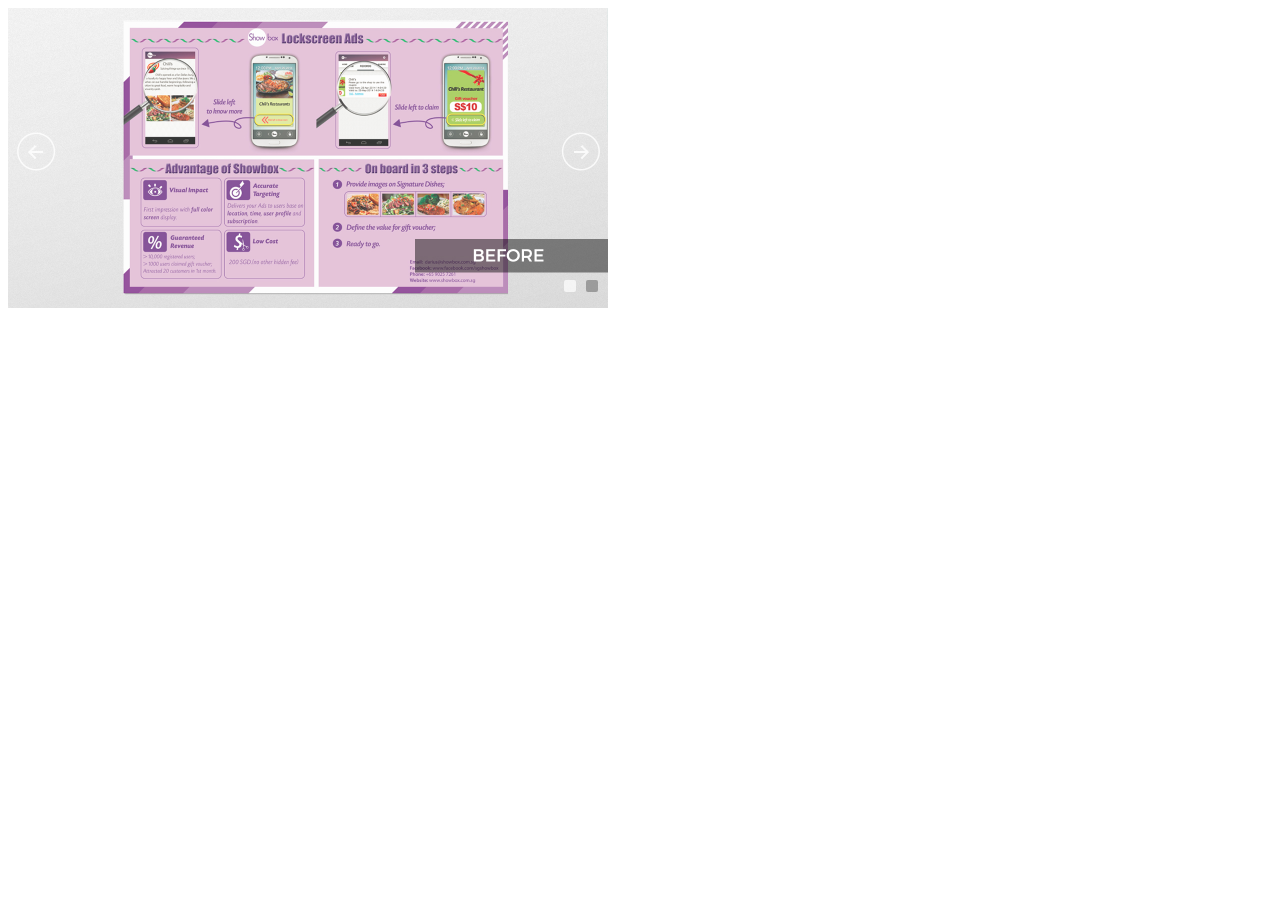
<file: banner-rotator-2.source.html>
<!DOCTYPE html>
<html>
<head>
    <meta charset="utf-8">
<!--
    <meta name="viewport" content="width=device-width, initial-scale=1.0">
    <link rel="stylesheet" href="css/slider.css">
-->
</head>
<body>
<!--
     Caption Style 
    <style> 
        .captionOrange, .captionBlack
        {
            color: #fff;
            font-size: 20px;
            line-height: 30px;
            text-align: center;
            border-radius: 4px;
        }
        .captionOrange
        {
            background: #EB5100;
            background-color: rgba(235, 81, 0, 0.6);
        }
        .captionBlack
        {
        	font-size:16px;
            background: #000;
            background-color: rgba(0, 0, 0, 0.4);
        }
        a.captionOrange, A.captionOrange:active, A.captionOrange:visited
        {
        	color: #ffffff;
        	text-decoration: none;
        }
        a.captionOrange:hover
        {
            color: #eb5100;
            text-decoration: underline;
            background-color: #eeeeee;
            background-color: rgba(238, 238, 238, 0.7);
        }
        .bricon
        {
            background: url(images/browser-icons.png);
        }
    </style>
-->
    <!-- it works the same with all jquery version from 1.x to 2.x -->
    <script type="text/javascript" src="js/jquery-1.9.1.min.js"></script>
    <!-- use jssor.slider.mini.js (40KB) instead for release -->
    <!-- jssor.slider.mini.js = (jssor.js + jssor.slider.js) -->
    <script type="text/javascript" src="js/jssor.js"></script>
    <script type="text/javascript" src="js/jssor.slider.js"></script>
    <script>
        jQuery(document).ready(function ($) {
            //Reference http://www.jssor.com/development/slider-with-slideshow-jquery.html
            //Reference http://www.jssor.com/development/tool-slideshow-transition-viewer.html

            var _SlideshowTransitions = [
            //Swing Outside in Stairs
            {$Duration: 1200, x: 0.2, y: -0.1, $Delay: 20, $Cols: 8, $Rows: 4, $Clip: 15, $During: { $Left: [0.3, 0.7], $Top: [0.3, 0.7] }, $Formation: $JssorSlideshowFormations$.$FormationStraightStairs, $Assembly: 260, $Easing: { $Left: $JssorEasing$.$EaseInWave, $Top: $JssorEasing$.$EaseInWave, $Clip: $JssorEasing$.$EaseOutQuad }, $Outside: true, $Round: { $Left: 1.3, $Top: 2.5} }

            //Dodge Dance Outside out Stairs
            , { $Duration: 1500, x: 0.3, y: -0.3, $Delay: 20, $Cols: 8, $Rows: 4, $Clip: 15, $During: { $Left: [0.1, 0.9], $Top: [0.1, 0.9] }, $SlideOut: true, $Formation: $JssorSlideshowFormations$.$FormationStraightStairs, $Assembly: 260, $Easing: { $Left: $JssorEasing$.$EaseInJump, $Top: $JssorEasing$.$EaseInJump, $Clip: $JssorEasing$.$EaseOutQuad }, $Outside: true, $Round: { $Left: 0.8, $Top: 2.5} }

            //Dodge Pet Outside in Stairs
            , { $Duration: 1500, x: 0.2, y: -0.1, $Delay: 20, $Cols: 8, $Rows: 4, $Clip: 15, $During: { $Left: [0.3, 0.7], $Top: [0.3, 0.7] }, $Formation: $JssorSlideshowFormations$.$FormationStraightStairs, $Assembly: 260, $Easing: { $Left: $JssorEasing$.$EaseInWave, $Top: $JssorEasing$.$EaseInWave, $Clip: $JssorEasing$.$EaseOutQuad }, $Outside: true, $Round: { $Left: 0.8, $Top: 2.5} }

            //Dodge Dance Outside in Random
            , { $Duration: 1500, x: 0.3, y: -0.3, $Delay: 80, $Cols: 8, $Rows: 4, $Clip: 15, $During: { $Left: [0.3, 0.7], $Top: [0.3, 0.7] }, $Easing: { $Left: $JssorEasing$.$EaseInJump, $Top: $JssorEasing$.$EaseInJump, $Clip: $JssorEasing$.$EaseOutQuad }, $Outside: true, $Round: { $Left: 0.8, $Top: 2.5} }

            //Flutter out Wind
            , { $Duration: 1800, x: 1, y: 0.2, $Delay: 30, $Cols: 10, $Rows: 5, $Clip: 15, $During: { $Left: [0.3, 0.7], $Top: [0.3, 0.7] }, $SlideOut: true, $Reverse: true, $Formation: $JssorSlideshowFormations$.$FormationStraightStairs, $Assembly: 2050, $Easing: { $Left: $JssorEasing$.$EaseInOutSine, $Top: $JssorEasing$.$EaseOutWave, $Clip: $JssorEasing$.$EaseInOutQuad }, $Outside: true, $Round: { $Top: 1.3} }

            //Collapse Stairs
            , { $Duration: 1200, $Delay: 30, $Cols: 8, $Rows: 4, $Clip: 15, $SlideOut: true, $Formation: $JssorSlideshowFormations$.$FormationStraightStairs, $Assembly: 2049, $Easing: $JssorEasing$.$EaseOutQuad }

            //Collapse Random
            , { $Duration: 1000, $Delay: 80, $Cols: 8, $Rows: 4, $Clip: 15, $SlideOut: true, $Easing: $JssorEasing$.$EaseOutQuad }

            //Vertical Chess Stripe
            , { $Duration: 1000, y: -1, $Cols: 12, $Formation: $JssorSlideshowFormations$.$FormationStraight, $ChessMode: { $Column: 12} }

            //Extrude out Stripe
            , { $Duration: 1000, x: -0.2, $Delay: 40, $Cols: 12, $SlideOut: true, $Formation: $JssorSlideshowFormations$.$FormationStraight, $Assembly: 260, $Easing: { $Left: $JssorEasing$.$EaseInOutExpo, $Opacity: $JssorEasing$.$EaseInOutQuad }, $Opacity: 2, $Outside: true, $Round: { $Top: 0.5} }

            //Dominoes Stripe
            , { $Duration: 2000, y: -1, $Delay: 60, $Cols: 15, $SlideOut: true, $Formation: $JssorSlideshowFormations$.$FormationStraight, $Easing: $JssorEasing$.$EaseOutJump, $Round: { $Top: 1.5} }
            ];

            var options = {
                $AutoPlay: true,                                    //[Optional] Whether to auto play, to enable slideshow, this option must be set to true, default value is false
                $AutoPlaySteps: 1,                                  //[Optional] Steps to go for each navigation request (this options applys only when slideshow disabled), the default value is 1
                $AutoPlayInterval: 4000,                            //[Optional] Interval (in milliseconds) to go for next slide since the previous stopped if the slider is auto playing, default value is 3000
                $PauseOnHover: 1,                               //[Optional] Whether to pause when mouse over if a slider is auto playing, 0 no pause, 1 pause for desktop, 2 pause for touch device, 3 pause for desktop and touch device, 4 freeze for desktop, 8 freeze for touch device, 12 freeze for desktop and touch device, default value is 1

                $ArrowKeyNavigation: true,   			            //[Optional] Allows keyboard (arrow key) navigation or not, default value is false
                $SlideDuration: 500,                                //[Optional] Specifies default duration (swipe) for slide in milliseconds, default value is 500
                $MinDragOffsetToSlide: 20,                          //[Optional] Minimum drag offset to trigger slide , default value is 20
                //$SlideWidth: 600,                                 //[Optional] Width of every slide in pixels, default value is width of 'slides' container
                //$SlideHeight: 300,                                //[Optional] Height of every slide in pixels, default value is height of 'slides' container
                $SlideSpacing: 0, 					                //[Optional] Space between each slide in pixels, default value is 0
                $DisplayPieces: 1,                                  //[Optional] Number of pieces to display (the slideshow would be disabled if the value is set to greater than 1), the default value is 1
                $ParkingPosition: 0,                                //[Optional] The offset position to park slide (this options applys only when slideshow disabled), default value is 0.
                $UISearchMode: 1,                                   //[Optional] The way (0 parellel, 1 recursive, default value is 1) to search UI components (slides container, loading screen, navigator container, arrow navigator container, thumbnail navigator container etc).
                $PlayOrientation: 1,                                //[Optional] Orientation to play slide (for auto play, navigation), 1 horizental, 2 vertical, 5 horizental reverse, 6 vertical reverse, default value is 1
                $DragOrientation: 3,                                //[Optional] Orientation to drag slide, 0 no drag, 1 horizental, 2 vertical, 3 either, default value is 1 (Note that the $DragOrientation should be the same as $PlayOrientation when $DisplayPieces is greater than 1, or parking position is not 0)

                $SlideshowOptions: {                                //[Optional] Options to specify and enable slideshow or not
                    $Class: $JssorSlideshowRunner$,                 //[Required] Class to create instance of slideshow
                    $Transitions: _SlideshowTransitions,            //[Required] An array of slideshow transitions to play slideshow
                    $TransitionsOrder: 1,                           //[Optional] The way to choose transition to play slide, 1 Sequence, 0 Random
                    $ShowLink: true                                    //[Optional] Whether to bring slide link on top of the slider when slideshow is running, default value is false
                },

                $BulletNavigatorOptions: {                                //[Optional] Options to specify and enable navigator or not
                    $Class: $JssorBulletNavigator$,                       //[Required] Class to create navigator instance
                    $ChanceToShow: 2,                               //[Required] 0 Never, 1 Mouse Over, 2 Always
                    $AutoCenter: 0,                                 //[Optional] Auto center navigator in parent container, 0 None, 1 Horizontal, 2 Vertical, 3 Both, default value is 0
                    $Steps: 1,                                      //[Optional] Steps to go for each navigation request, default value is 1
                    $Lanes: 1,                                      //[Optional] Specify lanes to arrange items, default value is 1
                    $SpacingX: 10,                                   //[Optional] Horizontal space between each item in pixel, default value is 0
                    $SpacingY: 10,                                   //[Optional] Vertical space between each item in pixel, default value is 0
                    $Orientation: 1                                 //[Optional] The orientation of the navigator, 1 horizontal, 2 vertical, default value is 1
                },

                $ArrowNavigatorOptions: {
                    $Class: $JssorArrowNavigator$,              //[Requried] Class to create arrow navigator instance
                    $ChanceToShow: 2                                //[Required] 0 Never, 1 Mouse Over, 2 Always
                }
            };

            var jssor_slider2 = new $JssorSlider$("slider2_container", options);

            //responsive code begin
            //you can remove responsive code if you don't want the slider scales while window resizes
            function ScaleSlider() {
                var parentWidth = jssor_slider2.$Elmt.parentNode.clientWidth;
                if (parentWidth)
                    jssor_slider2.$ScaleWidth(Math.min(parentWidth, 600));
                else
                    window.setTimeout(ScaleSlider, 30);
            }

            ScaleSlider();

            $(window).bind("load", ScaleSlider);
            $(window).bind("resize", ScaleSlider);
            $(window).bind("orientationchange", ScaleSlider);

            //responsive code end
        });
    </script>
    <!-- Jssor Slider Begin -->
    <!-- You can move inline styles to css file or css block. -->
    <div id="slider2_container" style="position: relative; width: 600px;
        height: 300px;">

        <!-- Loading Screen -->
        <div u="loading" style="position: absolute; top: 0px; left: 0px;">
            <div style="filter: alpha(opacity=70); opacity:0.7; position: absolute; display: block;
                background-color: #000; top: 0px; left: 0px;width: 100%;height:100%;">
            </div>
            <div style="position: absolute; display: block; background: url(images/loading.gif) no-repeat center center;
                top: 0px; left: 0px;width: 100%;height:100%;">
            </div>
        </div>

        <!-- Slides Container -->
        <div u="slides" style="cursor: move; position: absolute; left: 0px; top: 0px; width: 600px; height: 300px;
            overflow: hidden;">
            <div>
                <a u=image href="#"><img src="images/sb-before.jpg"></a>
            </div>
            <div>
                <a u=image href="#"><img src="images/sb-after.jpg" /></a>
            </div>
<!--
            <div>
                <a u=image href="#"><img src="../img/landscape/03.jpg" /></a>
            </div>
            <div>
                <a u=image href="#"><img src="../img/landscape/05.jpg" /></a>
            </div>
-->
        </div>
        
        <!-- Bullet Navigator Skin Begin -->
        <!-- jssor slider bullet navigator skin 01 -->
        <style>
            /*
            .jssorb01 div           (normal)
            .jssorb01 div:hover     (normal mouseover)
            .jssorb01 .av           (active)
            .jssorb01 .av:hover     (active mouseover)
            .jssorb01 .dn           (mousedown)
            */
            .jssorb01 div, .jssorb01 div:hover, .jssorb01 .av
            {
                filter: alpha(opacity=70);
                opacity: .7;
                overflow:hidden;
                cursor: pointer;
                border-radius: 2px; 
            }
            .jssorb01 div { 
                background-color: gray;
                }
            .jssorb01 div:hover, .jssorb01 .av:hover { background-color: #d3d3d3; }
            .jssorb01 .av { background-color: #fff; }
            .jssorb01 .dn, .jssorb01 .dn:hover { background-color: #555555; }
        </style>
        <!-- bullet navigator container -->
        <div u="navigator" class="jssorb01" style="position: absolute; bottom: 16px; right: 10px;">
            <!-- bullet navigator item prototype -->
            <div u="prototype" style="POSITION: absolute; WIDTH: 12px; HEIGHT: 12px;"></div>
        </div>
        <!-- Bullet Navigator Skin End -->
        
        <!-- Arrow Navigator Skin Begin -->
        <style>
            /* jssor slider arrow navigator skin 05 css */
            /*
            .jssora05l              (normal)
            .jssora05r              (normal)
            .jssora05l:hover        (normal mouseover)
            .jssora05r:hover        (normal mouseover)
            .jssora05ldn            (mousedown)
            .jssora05rdn            (mousedown)
            */
            .jssora05l, .jssora05r, .jssora05ldn, .jssora05rdn
            {
            	position: absolute;
            	cursor: pointer;
            	display: block;
                background: url(images/a17.png) no-repeat;
                overflow:hidden;
            }
            .jssora05l { background-position: -10px -40px; }
            .jssora05r { background-position: -70px -40px; }
            .jssora05l:hover { background-position: -130px -40px; }
            .jssora05r:hover { background-position: -190px -40px; }
            .jssora05ldn { background-position: -250px -40px; }
            .jssora05rdn { background-position: -310px -40px; }
        </style>
        <!-- Arrow Left -->
        <span u="arrowleft" class="jssora05l" style="width: 40px; height: 40px; top: 123px; left: 8px;">
        </span>
        <!-- Arrow Right -->
        <span u="arrowright" class="jssora05r" style="width: 40px; height: 40px; top: 123px; right: 8px">
        </span>
        <!-- Arrow Navigator Skin End -->
        <a style="display: none" href="http://www.jssor.com">Image Slider</a>
    </div>
    <!-- Jssor Slider End -->
</body>
</html>
</file>
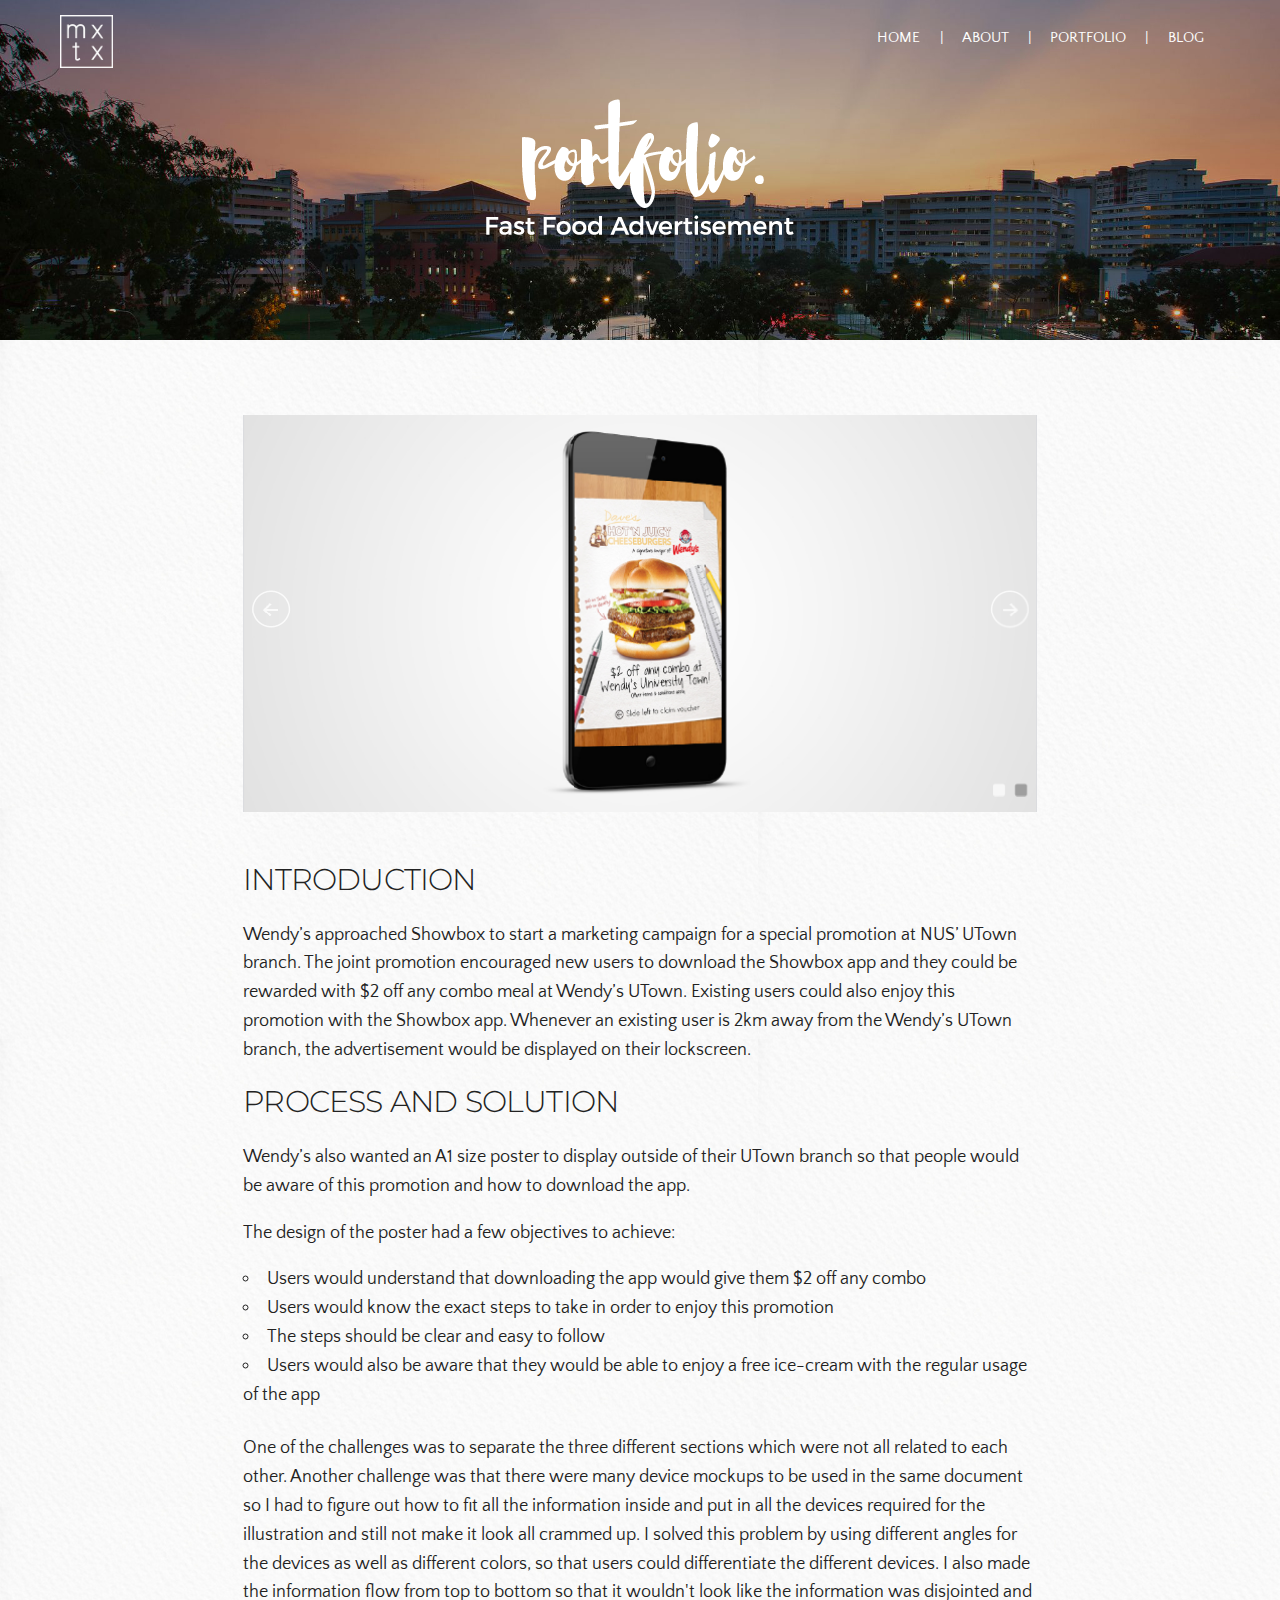
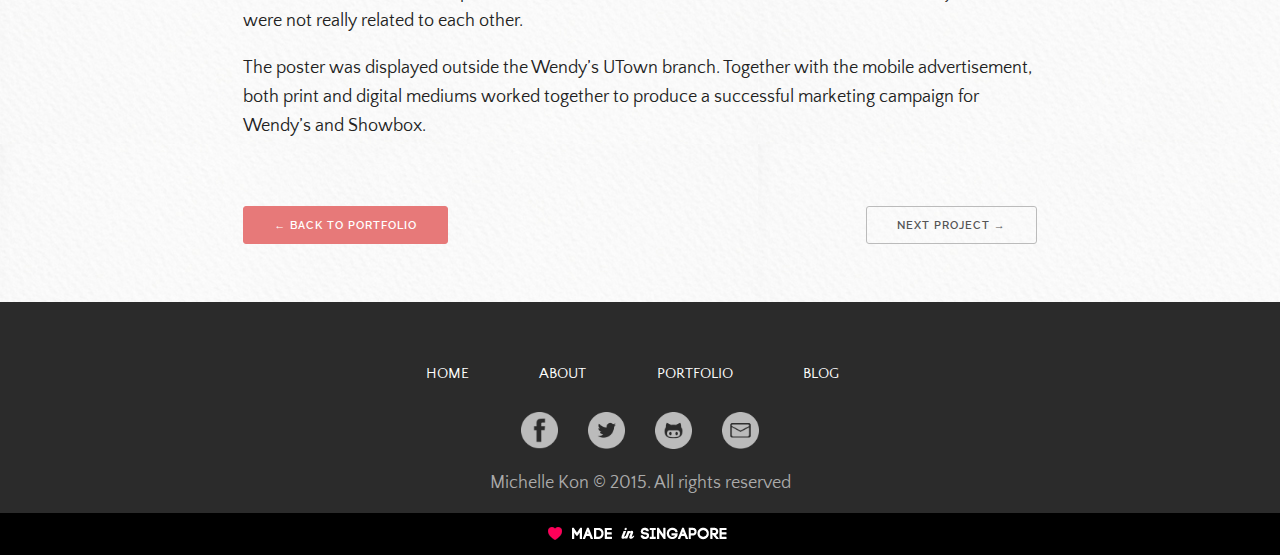
<file: portfolio/fast-food.html>
<!DOCTYPE html>
<html lang="en">
<head>

  <!-- Basic Page Needs
  –––––––––––––––––––––––––––––––––––––––––––––––––– -->
  <meta charset="utf-8">
  <title>MXTX - Portfolio: Fast food advertisement</title>
  <meta name="description" content="">
  <meta name="author" content="">

  <!-- Mobile Specific Metas
  –––––––––––––––––––––––––––––––––––––––––––––––––– -->
  <meta name="viewport" content="width=device-width, initial-scale=1">

  <!-- FONT
  –––––––––––––––––––––––––––––––––––––––––––––––––– -->
  <link href="//fonts.googleapis.com/css?family=Raleway:400,300,600" rel="stylesheet" type="text/css">
  <link href='http://fonts.googleapis.com/css?family=Quattrocento+Sans:400,700' rel='stylesheet' type='text/css'>
    <link href='http://fonts.googleapis.com/css?family=Montserrat' rel='stylesheet' type='text/css'>

  <!-- CSS
  –––––––––––––––––––––––––––––––––––––––––––––––––– -->
  <link rel="stylesheet" href="../css/normalize.css">
  <link rel="stylesheet" href="../css/skeleton.css">
  <link rel="stylesheet" href="../css/base.css">

  <!-- Favicon
  –––––––––––––––––––––––––––––––––––––––––––––––––– -->
  <link rel="icon" type="image/png" href="../images/favicon.png">

</head>
<body>

  <!-- Primary Page Layout
  –––––––––––––––––––––––––––––––––––––––––––––––––– -->

<div class="portfolioitem-page-header page-title-wrap">
             <div class="fastfood-title"></div>
    <div class="nav-container">
           <a href="../index.html"><img src="../images/logo.png" class="logo"></a>
            <nav>
                <ul>
                    <li><a href="../index.html">home</a> |</li>
                    <li><a href="../about.html">about</a> |</li>
                    <li><a href="../portfolio.html">portfolio</a> |</li>
                    <li><a href="#">blog</a></li>
                </ul>
            </nav>
        </div>
        
</div>

<div class="page-section">
<div class="portfolio-item">

<!--SLIDER BEGINS FROM THIS LINE-->
  <div class="container">
      <div class="row">
          <div class="ten columns offset-by-one buffer-space">
              <script type="text/javascript" src="../js/jquery-1.9.1.min.js"></script>
    <!-- use jssor.slider.mini.js (40KB) instead for release -->
    <!-- jssor.slider.mini.js = (jssor.js + jssor.slider.js) -->
    <script type="text/javascript" src="../js/jssor.js"></script>
    <script type="text/javascript" src="../js/jssor.slider.js"></script>
    <script>
        jQuery(document).ready(function ($) {
            //Reference http://www.jssor.com/development/slider-with-slideshow-jquery.html
            //Reference http://www.jssor.com/development/tool-slideshow-transition-viewer.html

            var _SlideshowTransitions = [
            //Swing Outside in Stairs
            {$Duration: 1200, x: 0.2, y: -0.1, $Delay: 20, $Cols: 8, $Rows: 4, $Clip: 15, $During: { $Left: [0.3, 0.7], $Top: [0.3, 0.7] }, $Formation: $JssorSlideshowFormations$.$FormationStraightStairs, $Assembly: 260, $Easing: { $Left: $JssorEasing$.$EaseInWave, $Top: $JssorEasing$.$EaseInWave, $Clip: $JssorEasing$.$EaseOutQuad }, $Outside: true, $Round: { $Left: 1.3, $Top: 2.5} }

            //Dodge Dance Outside out Stairs
            , { $Duration: 1500, x: 0.3, y: -0.3, $Delay: 20, $Cols: 8, $Rows: 4, $Clip: 15, $During: { $Left: [0.1, 0.9], $Top: [0.1, 0.9] }, $SlideOut: true, $Formation: $JssorSlideshowFormations$.$FormationStraightStairs, $Assembly: 260, $Easing: { $Left: $JssorEasing$.$EaseInJump, $Top: $JssorEasing$.$EaseInJump, $Clip: $JssorEasing$.$EaseOutQuad }, $Outside: true, $Round: { $Left: 0.8, $Top: 2.5} }

            //Dodge Pet Outside in Stairs
            , { $Duration: 1500, x: 0.2, y: -0.1, $Delay: 20, $Cols: 8, $Rows: 4, $Clip: 15, $During: { $Left: [0.3, 0.7], $Top: [0.3, 0.7] }, $Formation: $JssorSlideshowFormations$.$FormationStraightStairs, $Assembly: 260, $Easing: { $Left: $JssorEasing$.$EaseInWave, $Top: $JssorEasing$.$EaseInWave, $Clip: $JssorEasing$.$EaseOutQuad }, $Outside: true, $Round: { $Left: 0.8, $Top: 2.5} }

            //Dodge Dance Outside in Random
            , { $Duration: 1500, x: 0.3, y: -0.3, $Delay: 80, $Cols: 8, $Rows: 4, $Clip: 15, $During: { $Left: [0.3, 0.7], $Top: [0.3, 0.7] }, $Easing: { $Left: $JssorEasing$.$EaseInJump, $Top: $JssorEasing$.$EaseInJump, $Clip: $JssorEasing$.$EaseOutQuad }, $Outside: true, $Round: { $Left: 0.8, $Top: 2.5} }

            //Flutter out Wind
            , { $Duration: 1800, x: 1, y: 0.2, $Delay: 30, $Cols: 10, $Rows: 5, $Clip: 15, $During: { $Left: [0.3, 0.7], $Top: [0.3, 0.7] }, $SlideOut: true, $Reverse: true, $Formation: $JssorSlideshowFormations$.$FormationStraightStairs, $Assembly: 2050, $Easing: { $Left: $JssorEasing$.$EaseInOutSine, $Top: $JssorEasing$.$EaseOutWave, $Clip: $JssorEasing$.$EaseInOutQuad }, $Outside: true, $Round: { $Top: 1.3} }

            //Collapse Stairs
            , { $Duration: 1200, $Delay: 30, $Cols: 8, $Rows: 4, $Clip: 15, $SlideOut: true, $Formation: $JssorSlideshowFormations$.$FormationStraightStairs, $Assembly: 2049, $Easing: $JssorEasing$.$EaseOutQuad }

            //Collapse Random
            , { $Duration: 1000, $Delay: 80, $Cols: 8, $Rows: 4, $Clip: 15, $SlideOut: true, $Easing: $JssorEasing$.$EaseOutQuad }

            //Vertical Chess Stripe
            , { $Duration: 1000, y: -1, $Cols: 12, $Formation: $JssorSlideshowFormations$.$FormationStraight, $ChessMode: { $Column: 12} }

            //Extrude out Stripe
            , { $Duration: 1000, x: -0.2, $Delay: 40, $Cols: 12, $SlideOut: true, $Formation: $JssorSlideshowFormations$.$FormationStraight, $Assembly: 260, $Easing: { $Left: $JssorEasing$.$EaseInOutExpo, $Opacity: $JssorEasing$.$EaseInOutQuad }, $Opacity: 2, $Outside: true, $Round: { $Top: 0.5} }

            //Dominoes Stripe
            , { $Duration: 2000, y: -1, $Delay: 60, $Cols: 15, $SlideOut: true, $Formation: $JssorSlideshowFormations$.$FormationStraight, $Easing: $JssorEasing$.$EaseOutJump, $Round: { $Top: 1.5} }
            ];

            var options = {
                $AutoPlay: true,                                    //[Optional] Whether to auto play, to enable slideshow, this option must be set to true, default value is false
                $AutoPlaySteps: 1,                                  //[Optional] Steps to go for each navigation request (this options applys only when slideshow disabled), the default value is 1
                $AutoPlayInterval: 4000,                            //[Optional] Interval (in milliseconds) to go for next slide since the previous stopped if the slider is auto playing, default value is 3000
                $PauseOnHover: 1,                               //[Optional] Whether to pause when mouse over if a slider is auto playing, 0 no pause, 1 pause for desktop, 2 pause for touch device, 3 pause for desktop and touch device, 4 freeze for desktop, 8 freeze for touch device, 12 freeze for desktop and touch device, default value is 1

                $ArrowKeyNavigation: true,   			            //[Optional] Allows keyboard (arrow key) navigation or not, default value is false
                $SlideDuration: 500,                                //[Optional] Specifies default duration (swipe) for slide in milliseconds, default value is 500
                $MinDragOffsetToSlide: 20,                          //[Optional] Minimum drag offset to trigger slide , default value is 20
                //$SlideWidth: 800,                                 //[Optional] Width of every slide in pixels, default value is width of 'slides' container
                //$SlideHeight: 400,                                //[Optional] Height of every slide in pixels, default value is height of 'slides' container
                $SlideSpacing: 0, 					                //[Optional] Space between each slide in pixels, default value is 0
                $DisplayPieces: 1,                                  //[Optional] Number of pieces to display (the slideshow would be disabled if the value is set to greater than 1), the default value is 1
                $ParkingPosition: 0,                                //[Optional] The offset position to park slide (this options applys only when slideshow disabled), default value is 0.
                $UISearchMode: 1,                                   //[Optional] The way (0 parellel, 1 recursive, default value is 1) to search UI components (slides container, loading screen, navigator container, arrow navigator container, thumbnail navigator container etc).
                $PlayOrientation: 1,                                //[Optional] Orientation to play slide (for auto play, navigation), 1 horizental, 2 vertical, 5 horizental reverse, 6 vertical reverse, default value is 1
                $DragOrientation: 3,                                //[Optional] Orientation to drag slide, 0 no drag, 1 horizental, 2 vertical, 3 either, default value is 1 (Note that the $DragOrientation should be the same as $PlayOrientation when $DisplayPieces is greater than 1, or parking position is not 0)

                $SlideshowOptions: {                                //[Optional] Options to specify and enable slideshow or not
                    $Class: $JssorSlideshowRunner$,                 //[Required] Class to create instance of slideshow
                    $Transitions: _SlideshowTransitions,            //[Required] An array of slideshow transitions to play slideshow
                    $TransitionsOrder: 1,                           //[Optional] The way to choose transition to play slide, 1 Sequence, 0 Random
                    $ShowLink: true                                    //[Optional] Whether to bring slide link on top of the slider when slideshow is running, default value is false
                },

                $BulletNavigatorOptions: {                                //[Optional] Options to specify and enable navigator or not
                    $Class: $JssorBulletNavigator$,                       //[Required] Class to create navigator instance
                    $ChanceToShow: 2,                               //[Required] 0 Never, 1 Mouse Over, 2 Always
                    $AutoCenter: 0,                                 //[Optional] Auto center navigator in parent container, 0 None, 1 Horizontal, 2 Vertical, 3 Both, default value is 0
                    $Steps: 1,                                      //[Optional] Steps to go for each navigation request, default value is 1
                    $Lanes: 1,                                      //[Optional] Specify lanes to arrange items, default value is 1
                    $SpacingX: 10,                                   //[Optional] Horizontal space between each item in pixel, default value is 0
                    $SpacingY: 10,                                   //[Optional] Vertical space between each item in pixel, default value is 0
                    $Orientation: 1                                 //[Optional] The orientation of the navigator, 1 horizontal, 2 vertical, default value is 1
                },

                $ArrowNavigatorOptions: {
                    $Class: $JssorArrowNavigator$,              //[Requried] Class to create arrow navigator instance
                    $ChanceToShow: 2                                //[Required] 0 Never, 1 Mouse Over, 2 Always
                }
            };

            var jssor_slider2 = new $JssorSlider$("slider2_container", options);

            //responsive code begin
            //you can remove responsive code if you don't want the slider scales while window resizes
            function ScaleSlider() {
                var parentWidth = jssor_slider2.$Elmt.parentNode.clientWidth;
                if (parentWidth)
                    jssor_slider2.$ScaleWidth(Math.min(parentWidth, 800));
                else
                    window.setTimeout(ScaleSlider, 30);
            }

            ScaleSlider();

            $(window).bind("load", ScaleSlider);
            $(window).bind("resize", ScaleSlider);
            $(window).bind("orientationchange", ScaleSlider);

            //responsive code end
        });
    </script>
    <!-- Jssor Slider Begin -->
    <!-- You can move inline styles to css file or css block. -->
    <div id="slider2_container" style="position: relative; width: 800px;
        height: 400px; ">

        <!-- Loading Screen -->
        <div u="loading" style="position: absolute; top: 0px; left: 0px;">
            <div style="filter: alpha(opacity=70); opacity:0.7; position: absolute; display: block;
                background-color: #000; top: 0px; left: 0px;width: 100%;height:100%;">
            </div>
            <div style="position: absolute; display: block; background: url(../images/loading.gif) no-repeat center center;
                top: 0px; left: 0px;width: 100%;height:100%;">
            </div>
        </div>

        <!-- Slides Container -->
        <div u="slides" style="cursor: move; position: absolute; left: 0px; top: 0px; width: 800px; height: 400px;
            overflow: hidden;">
            <div>
                <a u=image><img src="../images/fastfood01.jpg"></a>
            </div>
            <div>
                <a u=image><img src="../images/fastfood02.jpg" /></a>
            </div>
<!--
            <div>
                <a u=image href="#"><img src="../img/landscape/03.jpg" /></a>
            </div>
            <div>
                <a u=image href="#"><img src="../img/landscape/05.jpg" /></a>
            </div>
-->
        </div>
        
        <!-- Bullet Navigator Skin Begin -->
        <!-- jssor slider bullet navigator skin 01 -->
        <style>
            /*
            .jssorb01 div           (normal)
            .jssorb01 div:hover     (normal mouseover)
            .jssorb01 .av           (active)
            .jssorb01 .av:hover     (active mouseover)
            .jssorb01 .dn           (mousedown)
            */
            .jssorb01 div, .jssorb01 div:hover, .jssorb01 .av
            {
                filter: alpha(opacity=70);
                opacity: .7;
                overflow:hidden;
                cursor: pointer;
                border-radius: 2px; 
            }
            .jssorb01 div { 
                background-color: gray;
                }
            .jssorb01 div:hover, .jssorb01 .av:hover { background-color: #d3d3d3; }
            .jssorb01 .av { background-color: #fff; }
            .jssorb01 .dn, .jssorb01 .dn:hover { background-color: #555555; }
        </style>
        <!-- bullet navigator container -->
        <div u="navigator" class="jssorb01" style="position: absolute; bottom: 16px; right: 10px;">
            <!-- bullet navigator item prototype -->
            <div u="prototype" style="POSITION: absolute; WIDTH: 12px; HEIGHT: 12px;"></div>
        </div>
        <!-- Bullet Navigator Skin End -->
        
        <!-- Arrow Navigator Skin Begin -->
        <style>
            /* jssor slider arrow navigator skin 05 css */
            /*
            .jssora05l              (normal)
            .jssora05r              (normal)
            .jssora05l:hover        (normal mouseover)
            .jssora05r:hover        (normal mouseover)
            .jssora05ldn            (mousedown)
            .jssora05rdn            (mousedown)
            */
            .jssora05l, .jssora05r, .jssora05ldn, .jssora05rdn
            {
            	position: absolute;
            	cursor: pointer;
            	display: block;
                background: url(../images/a17.png) no-repeat;
                overflow:hidden;
            }
            .jssora05l { background-position: -10px -40px; }
            .jssora05r { background-position: -70px -40px; }
            .jssora05l:hover { background-position: -130px -40px; }
            .jssora05r:hover { background-position: -190px -40px; }
            .jssora05ldn { background-position: -250px -40px; }
            .jssora05rdn { background-position: -310px -40px; }
        </style>
        <!-- Arrow Left -->
        <span u="arrowleft" class="jssora05l" style="width: 40px; height: 40px; top: 175px; left: 8px;">
        </span>
        <!-- Arrow Right -->
        <span u="arrowright" class="jssora05r" style="width: 40px; height: 40px; top: 175px; right: 8px">
        </span>
        <!-- Arrow Navigator Skin End -->
        <a style="display: none" href="http://www.jssor.com">Image Slider</a>
    </div>
          </div>
      </div>
  </div>
<!--SLIDER ENDS -->
  
  
  
  
  
   <div class="container">
       <div class="row">
           <div class="ten columns offset-by-one">
              <h4>Introduction</h4>
               <p>Wendy’s approached Showbox to start a marketing campaign for a special promotion at NUS’ UTown branch. The joint promotion encouraged new users to download the Showbox app and they could be rewarded with $2 off any combo meal at Wendy’s UTown. Existing users could also enjoy this promotion with the Showbox app. Whenever an existing user is 2km away from the Wendy’s UTown branch, the advertisement would be displayed on their lockscreen.</p>
               <h4>Process and Solution</h4>
               <p>Wendy’s also wanted an A1 size poster to display outside of their UTown branch so that people would be aware of this promotion and how to download the app.</p>
               <p>The design of the poster had a few objectives to achieve:</p>
               <p>
                   <ul>
                       <li>Users would understand that downloading the app would give them $2 off any combo</li>
                       <li>Users would know the exact steps to take in order to enjoy this promotion</li>
                       <li>The steps should be clear and easy to follow</li>
                       <li>Users would also be aware that they would be able to enjoy a free ice-cream with the regular usage of the app</li>
                   </ul>
               </p>
               <p>One of the challenges was to separate the three different sections which were not all related to each other. Another challenge was that there were many device mockups to be used in the same document so I had to figure out how to fit all the information inside and put in all the devices required for the illustration and still not make it look all crammed up. I solved this problem by using different angles for the devices as well as different colors, so that users could differentiate the different devices. I also made the information flow from top to bottom so that it wouldn't look like the information was disjointed and were not really related to each other.</p>
               <p>The poster was displayed outside the Wendy’s UTown branch. Together with the mobile advertisement, both print and digital mediums worked together to produce a successful marketing campaign for Wendy’s and Showbox.</p>
           </div>
       </div>
   </div>
<!--
   <div class="container about">
        <div class="row question">
            <div class="twelve columns">
                <h5>If you and I could create something great together, what would it be?</h5>
                <input type="text" placeholder="What's a project you've always wanted to start?">
                <a class="button" href="#">Let's do it</a>
            </div>
        </div>
    </div>
-->
    <div class="container">
        <div class="row">
            <div class="ten columns offset-by-one">
                <span><a href="../portfolio.html" class="button button-primary">← Back to Portfolio</a></span>
                <span><a href="mobile-ad.html" class="button btn-next">Next Project →</a></span>
            </div>
        </div>
    </div>
</div>            
</div>
            
<!--
            <div class="container see-more">
      <a class="button button-primary" href="#">See projects</a>
      </div>
-->
   
<div class="footer">
      <div class="top-footer">
         <nav>
                <ul>
                    <li><a href="../index.html">home</a></li>
                    <li><a href="../about.html">about</a></li>
                    <li><a href="../portfolio.html">portfolio</a></li>
                    <li><a href="#">blog</a></li>
                </ul>
            </nav>
          <div class="social">
              <a href="https://www.facebook.com/michellekon" target="_blank"><img src="../images/social-fb.png" class="social-icon"></a>
              <a href="http://www.twitter.com/mixstix" target="_blank"><img src="../images/social-twitter.png" class="social-icon"></a>
              <a href="http://www.github.com/mixstix" target="_blank"><img src="../images/social-github.png" class="social-icon"></a>
              <a href="mailto:mixstixx@gmail.com"><img src="../images/social-email2.png" class="social-icon"></a>
          </div>
          <p>Michelle Kon &copy; 2015. All rights reserved</p>
      </div>
      <div class="bottom-footer">
         <div class="made-in">
          <img src="../images/madein.png">
          </div>
      </div>
  </div>
    
    



<!-- End Document
  –––––––––––––––––––––––––––––––––––––––––––––––––– -->
</body>
</html>
</file>
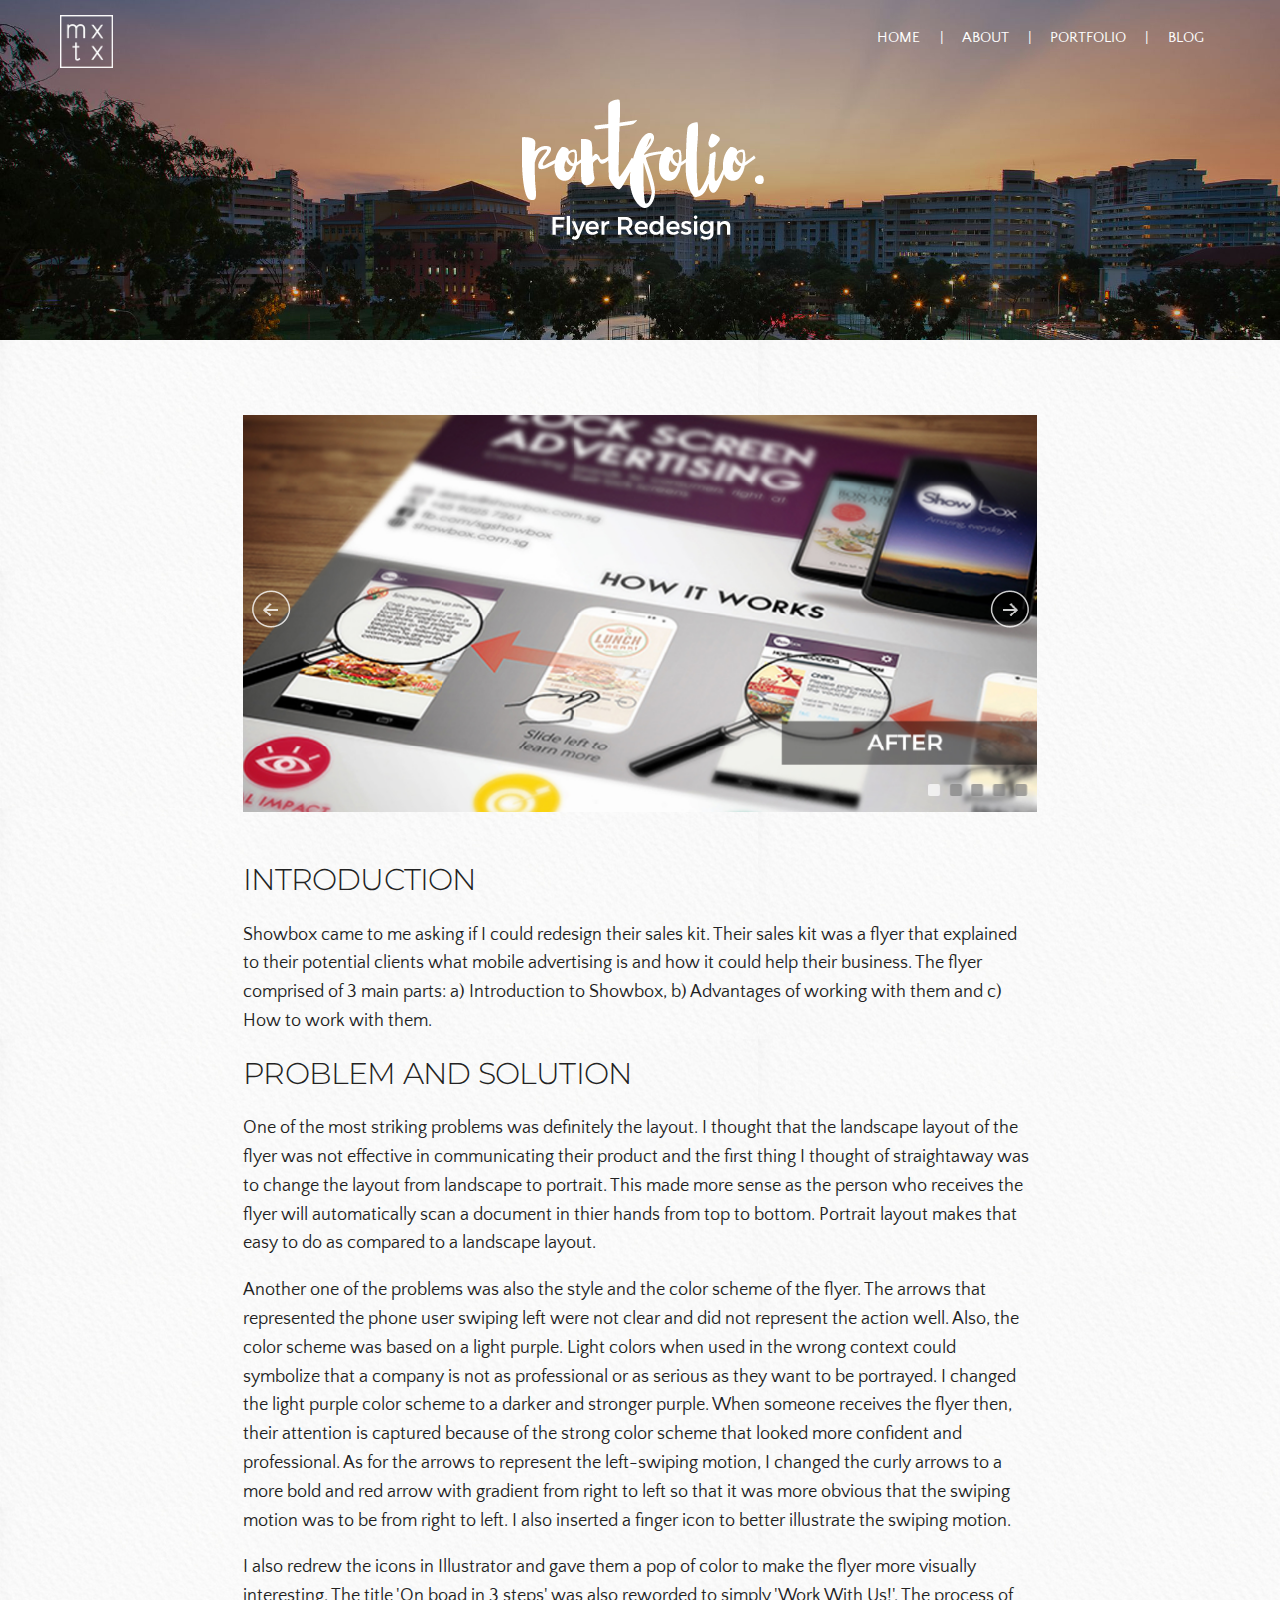
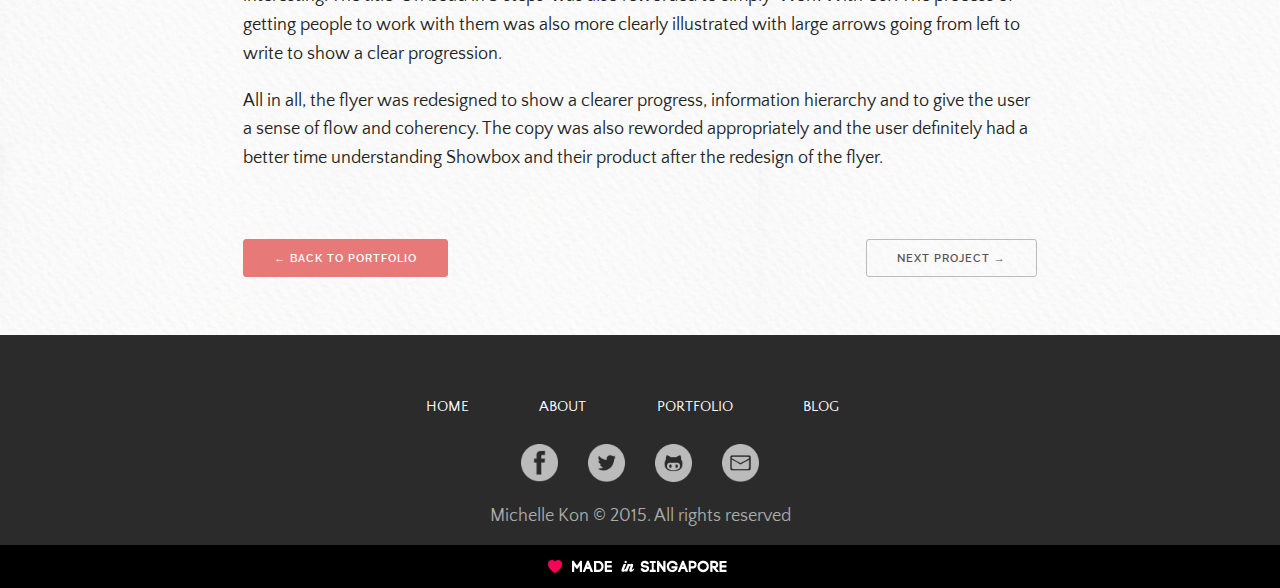
<file: portfolio/flyer-redesign.html>
<!DOCTYPE html>
<html lang="en">
<head>

  <!-- Basic Page Needs
  –––––––––––––––––––––––––––––––––––––––––––––––––– -->
  <meta charset="utf-8">
  <title>MXTX - Portfolio: Flyer redesign</title>
  <meta name="description" content="">
  <meta name="author" content="">

  <!-- Mobile Specific Metas
  –––––––––––––––––––––––––––––––––––––––––––––––––– -->
  <meta name="viewport" content="width=device-width, initial-scale=1">

  <!-- FONT
  –––––––––––––––––––––––––––––––––––––––––––––––––– -->
  <link href="//fonts.googleapis.com/css?family=Raleway:400,300,600" rel="stylesheet" type="text/css">
  <link href='http://fonts.googleapis.com/css?family=Quattrocento+Sans:400,700' rel='stylesheet' type='text/css'>
    <link href='http://fonts.googleapis.com/css?family=Montserrat' rel='stylesheet' type='text/css'>

  <!-- CSS
  –––––––––––––––––––––––––––––––––––––––––––––––––– -->
  <link rel="stylesheet" href="../css/normalize.css">
  <link rel="stylesheet" href="../css/skeleton.css">
  <link rel="stylesheet" href="../css/base.css">

  <!-- Favicon
  –––––––––––––––––––––––––––––––––––––––––––––––––– -->
  <link rel="icon" type="image/png" href="../images/favicon.png">

</head>
<body>

  <!-- Primary Page Layout
  –––––––––––––––––––––––––––––––––––––––––––––––––– -->

<div class="portfolioitem-page-header page-title-wrap">
             <div class="flyer-title"></div>
    <div class="nav-container">
           <a href="../index.html"><img src="../images/logo.png" class="logo"></a>
            <nav>
                <ul>
                    <li><a href="../index.html">home</a> |</li>
                    <li><a href="../about.html">about</a> |</li>
                    <li><a href="../portfolio.html">portfolio</a> |</li>
                    <li><a href="#">blog</a></li>
                </ul>
            </nav>
        </div>
</div>

<div class="page-section">
<div class="portfolio-item">

<!--SLIDER BEGINS FROM THIS LINE-->
  <div class="container">
      <div class="row">
          <div class="ten columns offset-by-one buffer-space">
              <script type="text/javascript" src="../js/jquery-1.9.1.min.js"></script>
    <!-- use jssor.slider.mini.js (40KB) instead for release -->
    <!-- jssor.slider.mini.js = (jssor.js + jssor.slider.js) -->
    <script type="text/javascript" src="../js/jssor.js"></script>
    <script type="text/javascript" src="../js/jssor.slider.js"></script>
    <script>
        jQuery(document).ready(function ($) {
            //Reference http://www.jssor.com/development/slider-with-slideshow-jquery.html
            //Reference http://www.jssor.com/development/tool-slideshow-transition-viewer.html

            var _SlideshowTransitions = [
            //Swing Outside in Stairs
            {$Duration: 1200, x: 0.2, y: -0.1, $Delay: 20, $Cols: 8, $Rows: 4, $Clip: 15, $During: { $Left: [0.3, 0.7], $Top: [0.3, 0.7] }, $Formation: $JssorSlideshowFormations$.$FormationStraightStairs, $Assembly: 260, $Easing: { $Left: $JssorEasing$.$EaseInWave, $Top: $JssorEasing$.$EaseInWave, $Clip: $JssorEasing$.$EaseOutQuad }, $Outside: true, $Round: { $Left: 1.3, $Top: 2.5} }

            //Dodge Dance Outside out Stairs
            , { $Duration: 1500, x: 0.3, y: -0.3, $Delay: 20, $Cols: 8, $Rows: 4, $Clip: 15, $During: { $Left: [0.1, 0.9], $Top: [0.1, 0.9] }, $SlideOut: true, $Formation: $JssorSlideshowFormations$.$FormationStraightStairs, $Assembly: 260, $Easing: { $Left: $JssorEasing$.$EaseInJump, $Top: $JssorEasing$.$EaseInJump, $Clip: $JssorEasing$.$EaseOutQuad }, $Outside: true, $Round: { $Left: 0.8, $Top: 2.5} }

            //Dodge Pet Outside in Stairs
            , { $Duration: 1500, x: 0.2, y: -0.1, $Delay: 20, $Cols: 8, $Rows: 4, $Clip: 15, $During: { $Left: [0.3, 0.7], $Top: [0.3, 0.7] }, $Formation: $JssorSlideshowFormations$.$FormationStraightStairs, $Assembly: 260, $Easing: { $Left: $JssorEasing$.$EaseInWave, $Top: $JssorEasing$.$EaseInWave, $Clip: $JssorEasing$.$EaseOutQuad }, $Outside: true, $Round: { $Left: 0.8, $Top: 2.5} }

            //Dodge Dance Outside in Random
            , { $Duration: 1500, x: 0.3, y: -0.3, $Delay: 80, $Cols: 8, $Rows: 4, $Clip: 15, $During: { $Left: [0.3, 0.7], $Top: [0.3, 0.7] }, $Easing: { $Left: $JssorEasing$.$EaseInJump, $Top: $JssorEasing$.$EaseInJump, $Clip: $JssorEasing$.$EaseOutQuad }, $Outside: true, $Round: { $Left: 0.8, $Top: 2.5} }

            //Flutter out Wind
            , { $Duration: 1800, x: 1, y: 0.2, $Delay: 30, $Cols: 10, $Rows: 5, $Clip: 15, $During: { $Left: [0.3, 0.7], $Top: [0.3, 0.7] }, $SlideOut: true, $Reverse: true, $Formation: $JssorSlideshowFormations$.$FormationStraightStairs, $Assembly: 2050, $Easing: { $Left: $JssorEasing$.$EaseInOutSine, $Top: $JssorEasing$.$EaseOutWave, $Clip: $JssorEasing$.$EaseInOutQuad }, $Outside: true, $Round: { $Top: 1.3} }

            //Collapse Stairs
            , { $Duration: 1200, $Delay: 30, $Cols: 8, $Rows: 4, $Clip: 15, $SlideOut: true, $Formation: $JssorSlideshowFormations$.$FormationStraightStairs, $Assembly: 2049, $Easing: $JssorEasing$.$EaseOutQuad }

            //Collapse Random
            , { $Duration: 1000, $Delay: 80, $Cols: 8, $Rows: 4, $Clip: 15, $SlideOut: true, $Easing: $JssorEasing$.$EaseOutQuad }

            //Vertical Chess Stripe
            , { $Duration: 1000, y: -1, $Cols: 12, $Formation: $JssorSlideshowFormations$.$FormationStraight, $ChessMode: { $Column: 12} }

            //Extrude out Stripe
            , { $Duration: 1000, x: -0.2, $Delay: 40, $Cols: 12, $SlideOut: true, $Formation: $JssorSlideshowFormations$.$FormationStraight, $Assembly: 260, $Easing: { $Left: $JssorEasing$.$EaseInOutExpo, $Opacity: $JssorEasing$.$EaseInOutQuad }, $Opacity: 2, $Outside: true, $Round: { $Top: 0.5} }

            //Dominoes Stripe
            , { $Duration: 2000, y: -1, $Delay: 60, $Cols: 15, $SlideOut: true, $Formation: $JssorSlideshowFormations$.$FormationStraight, $Easing: $JssorEasing$.$EaseOutJump, $Round: { $Top: 1.5} }
            ];

            var options = {
                $AutoPlay: true,                                    //[Optional] Whether to auto play, to enable slideshow, this option must be set to true, default value is false
                $AutoPlaySteps: 1,                                  //[Optional] Steps to go for each navigation request (this options applys only when slideshow disabled), the default value is 1
                $AutoPlayInterval: 4000,                            //[Optional] Interval (in milliseconds) to go for next slide since the previous stopped if the slider is auto playing, default value is 3000
                $PauseOnHover: 1,                               //[Optional] Whether to pause when mouse over if a slider is auto playing, 0 no pause, 1 pause for desktop, 2 pause for touch device, 3 pause for desktop and touch device, 4 freeze for desktop, 8 freeze for touch device, 12 freeze for desktop and touch device, default value is 1

                $ArrowKeyNavigation: true,   			            //[Optional] Allows keyboard (arrow key) navigation or not, default value is false
                $SlideDuration: 500,                                //[Optional] Specifies default duration (swipe) for slide in milliseconds, default value is 500
                $MinDragOffsetToSlide: 20,                          //[Optional] Minimum drag offset to trigger slide , default value is 20
                //$SlideWidth: 800,                                 //[Optional] Width of every slide in pixels, default value is width of 'slides' container
                //$SlideHeight: 400,                                //[Optional] Height of every slide in pixels, default value is height of 'slides' container
                $SlideSpacing: 0, 					                //[Optional] Space between each slide in pixels, default value is 0
                $DisplayPieces: 1,                                  //[Optional] Number of pieces to display (the slideshow would be disabled if the value is set to greater than 1), the default value is 1
                $ParkingPosition: 0,                                //[Optional] The offset position to park slide (this options applys only when slideshow disabled), default value is 0.
                $UISearchMode: 1,                                   //[Optional] The way (0 parellel, 1 recursive, default value is 1) to search UI components (slides container, loading screen, navigator container, arrow navigator container, thumbnail navigator container etc).
                $PlayOrientation: 1,                                //[Optional] Orientation to play slide (for auto play, navigation), 1 horizental, 2 vertical, 5 horizental reverse, 6 vertical reverse, default value is 1
                $DragOrientation: 3,                                //[Optional] Orientation to drag slide, 0 no drag, 1 horizental, 2 vertical, 3 either, default value is 1 (Note that the $DragOrientation should be the same as $PlayOrientation when $DisplayPieces is greater than 1, or parking position is not 0)

                $SlideshowOptions: {                                //[Optional] Options to specify and enable slideshow or not
                    $Class: $JssorSlideshowRunner$,                 //[Required] Class to create instance of slideshow
                    $Transitions: _SlideshowTransitions,            //[Required] An array of slideshow transitions to play slideshow
                    $TransitionsOrder: 1,                           //[Optional] The way to choose transition to play slide, 1 Sequence, 0 Random
                    $ShowLink: true                                    //[Optional] Whether to bring slide link on top of the slider when slideshow is running, default value is false
                },

                $BulletNavigatorOptions: {                                //[Optional] Options to specify and enable navigator or not
                    $Class: $JssorBulletNavigator$,                       //[Required] Class to create navigator instance
                    $ChanceToShow: 2,                               //[Required] 0 Never, 1 Mouse Over, 2 Always
                    $AutoCenter: 0,                                 //[Optional] Auto center navigator in parent container, 0 None, 1 Horizontal, 2 Vertical, 3 Both, default value is 0
                    $Steps: 1,                                      //[Optional] Steps to go for each navigation request, default value is 1
                    $Lanes: 1,                                      //[Optional] Specify lanes to arrange items, default value is 1
                    $SpacingX: 10,                                   //[Optional] Horizontal space between each item in pixel, default value is 0
                    $SpacingY: 10,                                   //[Optional] Vertical space between each item in pixel, default value is 0
                    $Orientation: 1                                 //[Optional] The orientation of the navigator, 1 horizontal, 2 vertical, default value is 1
                },

                $ArrowNavigatorOptions: {
                    $Class: $JssorArrowNavigator$,              //[Requried] Class to create arrow navigator instance
                    $ChanceToShow: 2                                //[Required] 0 Never, 1 Mouse Over, 2 Always
                }
            };

            var jssor_slider2 = new $JssorSlider$("slider2_container", options);

            //responsive code begin
            //you can remove responsive code if you don't want the slider scales while window resizes
            function ScaleSlider() {
                var parentWidth = jssor_slider2.$Elmt.parentNode.clientWidth;
                if (parentWidth)
                    jssor_slider2.$ScaleWidth(Math.min(parentWidth, 800));
                else
                    window.setTimeout(ScaleSlider, 30);
            }

            ScaleSlider();

            $(window).bind("load", ScaleSlider);
            $(window).bind("resize", ScaleSlider);
            $(window).bind("orientationchange", ScaleSlider);

            //responsive code end
        });
    </script>
    <!-- Jssor Slider Begin -->
    <!-- You can move inline styles to css file or css block. -->
    <div id="slider2_container" style="position: relative; width: 800px;
        height: 400px; ">

        <!-- Loading Screen -->
        <div u="loading" style="position: absolute; top: 0px; left: 0px;">
            <div style="filter: alpha(opacity=70); opacity:0.7; position: absolute; display: block;
                background-color: #000; top: 0px; left: 0px;width: 100%;height:100%;">
            </div>
            <div style="position: absolute; display: block; background: url(../images/loading.gif) no-repeat center center;
                top: 0px; left: 0px;width: 100%;height:100%;">
            </div>
        </div>

        <!-- Slides Container -->
        <div u="slides" style="cursor: move; position: absolute; left: 0px; top: 0px; width: 800px; height: 400px;
            overflow: hidden;">
            <div>
                <a u=image><img src="../images/sb-after.jpg"></a>
            </div>
            <div>
                <a u=image><img src="../images/sb-before.jpg" /></a>
            </div>
            <div>
                <a u=image><img src="../images/sb01.jpg" /></a>
            </div>
            <div>
                <a u=image><img src="../images/sb02.jpg" /></a>
            </div>
            <div>
                <a u=image><img src="../images/sb03.jpg" /></a>
            </div>
<!--
            <div>
                <a u=image href="#"><img src="../img/landscape/03.jpg" /></a>
            </div>
            <div>
                <a u=image href="#"><img src="../img/landscape/05.jpg" /></a>
            </div>
-->
        </div>
        
        <!-- Bullet Navigator Skin Begin -->
        <!-- jssor slider bullet navigator skin 01 -->
        <style>
            /*
            .jssorb01 div           (normal)
            .jssorb01 div:hover     (normal mouseover)
            .jssorb01 .av           (active)
            .jssorb01 .av:hover     (active mouseover)
            .jssorb01 .dn           (mousedown)
            */
            .jssorb01 div, .jssorb01 div:hover, .jssorb01 .av
            {
                filter: alpha(opacity=70);
                opacity: .7;
                overflow:hidden;
                cursor: pointer;
                border-radius: 2px; 
            }
            .jssorb01 div { 
                background-color: gray;
                }
            .jssorb01 div:hover, .jssorb01 .av:hover { background-color: #d3d3d3; }
            .jssorb01 .av { background-color: #fff; }
            .jssorb01 .dn, .jssorb01 .dn:hover { background-color: #555555; }
        </style>
        <!-- bullet navigator container -->
        <div u="navigator" class="jssorb01" style="position: absolute; bottom: 16px; right: 10px;">
            <!-- bullet navigator item prototype -->
            <div u="prototype" style="POSITION: absolute; WIDTH: 12px; HEIGHT: 12px;"></div>
        </div>
        <!-- Bullet Navigator Skin End -->
        
        <!-- Arrow Navigator Skin Begin -->
        <style>
            /* jssor slider arrow navigator skin 05 css */
            /*
            .jssora05l              (normal)
            .jssora05r              (normal)
            .jssora05l:hover        (normal mouseover)
            .jssora05r:hover        (normal mouseover)
            .jssora05ldn            (mousedown)
            .jssora05rdn            (mousedown)
            */
            .jssora05l, .jssora05r, .jssora05ldn, .jssora05rdn
            {
            	position: absolute;
            	cursor: pointer;
            	display: block;
                background: url(../images/a17.png) no-repeat;
                overflow:hidden;
            }
            .jssora05l { background-position: -10px -40px; }
            .jssora05r { background-position: -70px -40px; }
            .jssora05l:hover { background-position: -130px -40px; }
            .jssora05r:hover { background-position: -190px -40px; }
            .jssora05ldn { background-position: -250px -40px; }
            .jssora05rdn { background-position: -310px -40px; }
        </style>
        <!-- Arrow Left -->
        <span u="arrowleft" class="jssora05l" style="width: 40px; height: 40px; top: 175px; left: 8px;">
        </span>
        <!-- Arrow Right -->
        <span u="arrowright" class="jssora05r" style="width: 40px; height: 40px; top: 175px; right: 8px">
        </span>
        <!-- Arrow Navigator Skin End -->
        <a style="display: none" href="http://www.jssor.com">Image Slider</a>
    </div>
          </div>
      </div>
  </div>
<!--SLIDER ENDS -->
  
  
  
  
  
   <div class="container">
       <div class="row">
           <div class="ten columns offset-by-one">
              <h4>Introduction</h4>
               <p>Showbox came to me asking if I could redesign their sales kit. Their sales kit was a flyer that explained to their potential clients what mobile advertising is and how it could help their business. The flyer comprised of 3 main parts: a) Introduction to Showbox, b) Advantages of working with them and c) How to work with them.</p>
               <h4>Problem and solution</h4>
               <p>One of the most striking problems was definitely the layout. I thought that the landscape layout of the flyer was not effective in communicating their product and the first thing I thought of straightaway was to change the layout from landscape to portrait. This made more sense as the person who receives the flyer will automatically scan a document in thier hands from top to bottom. Portrait layout makes that easy to do as compared to a landscape layout.</p>
               <p>Another one of the problems was also the style and the color scheme of the flyer. The arrows that represented the phone user swiping left were not clear and did not represent the action well. Also, the color scheme was based on a light purple. Light colors when used in the wrong context could symbolize that a company is not as professional or as serious as they want to be portrayed. I changed the light purple color scheme to a darker and stronger purple. When someone receives the flyer then, their attention is captured because of the strong color scheme that looked more confident and professional. As for the arrows to represent the left-swiping motion, I changed the curly arrows to a more bold and red arrow with gradient from right to left so that it was more obvious that the swiping motion was to be from right to left. I also inserted a finger icon to better illustrate the swiping motion.</p>
               <p>I also redrew the icons in Illustrator and gave them a pop of color to make the flyer more visually interesting. The title 'On boad in 3 steps' was also reworded to simply 'Work With Us!'. The process of getting people to work with them was also more clearly illustrated with large arrows going from left to write to show a clear progression.</p>
               <p>All in all, the flyer was redesigned to show a clearer progress, information hierarchy and to give the user a sense of flow and coherency. The copy was also reworded appropriately and the user definitely had a better time understanding Showbox and their product after the redesign of the flyer.</p>
<!--
               <h4>Process and Solution</h4>
               <p>Lorem ipsum dolor sit amet, consectetuer adipiscing elit, sed diam nonummy nibh euismod tincidunt ut laoreet dolore magna aliquam erat volutpat. Ut wisi enim ad minim veniam, quis nostrud exerci tation ullamcorper suscipit lobortis nisl ut aliquip ex ea commodo consequat. Duis autem vel eum iriure dolor in hendrerit in vulputate velit esse molestie consequat, vel illum dolore eu feugiat nulla facilisis at vero eros et accumsan et iusto odio dignissim qui blandit praesent luptatum zzril delenit augue duis dolore te feugait nulla facilisi. Nam liber tempor cum soluta nobis eleifend option cong.</p>
               <p>Lorem ipsum dolor sit amet, consectetuer adipiscing elit, sed diam nonummy nibh euismod tincidunt ut laoreet dolore magna aliquam erat volutpat. Ut wisi enim ad minim veniam, quis nostrud exerci tation ullamcorper suscipit lobortis nisl ut aliquip ex ea commodo consequat. Duis autem vel eum iriure dolor in hendrerit in vulputate velit esse molestie consequat, vel illum dolore eu feugiat nulla facilisis at vero eros et accumsan et iusto odio dignissim qui blandit praesent luptatum zzril delenit augue duis dolore te feugait nulla facilisi. Nam liber tempor cum soluta nobis eleifend option cong.</p>
-->
           </div>
       </div>
   </div>
<!--
   <div class="container about">
        <div class="row question">
            <div class="twelve columns">
                <h5>If you and I could create something great together, what would it be?</h5>
                <input type="text" placeholder="What's a project you've always wanted to start?">
                <a class="button" href="#">Let's do it</a>
            </div>
        </div>
    </div>
-->
    <div class="container">
        <div class="row">
            <div class="ten columns offset-by-one">
                <span><a href="../portfolio.html" class="button button-primary">← Back to Portfolio</a></span>
                <span><a href="website-design.html" class="button btn-next">Next Project →</a></span>
            </div>
        </div>
    </div>
</div>            
</div>
           
           
            
<!--
            <div class="container see-more">
      <a class="button button-primary" href="#">See projects</a>
      </div>
-->
   
<div class="footer">
      <div class="top-footer">
         <nav>
                <ul>
                    <li><a href="../index.html">home</a></li>
                    <li><a href="../about.html">about</a></li>
                    <li><a href="../portfolio.html">portfolio</a></li>
                    <li><a href="#">blog</a></li>
                </ul>
            </nav>
          <div class="social">
              <a href="https://www.facebook.com/michellekon" target="_blank"><img src="../images/social-fb.png" class="social-icon"></a>
              <a href="http://www.twitter.com/mixstix" target="_blank"><img src="../images/social-twitter.png" class="social-icon"></a>
              <a href="http://www.github.com/mixstix" target="_blank"><img src="../images/social-github.png" class="social-icon"></a>
              <a href="mailto:mixstixx@gmail.com"><img src="../images/social-email2.png" class="social-icon"></a>
          </div>
          <p>Michelle Kon &copy; 2015. All rights reserved</p>
      </div>
      <div class="bottom-footer">
         <div class="made-in">
          <img src="../images/madein.png">
          </div>
      </div>
  </div>
    
    



<!-- End Document
  –––––––––––––––––––––––––––––––––––––––––––––––––– -->
</body>
</html>
</file>
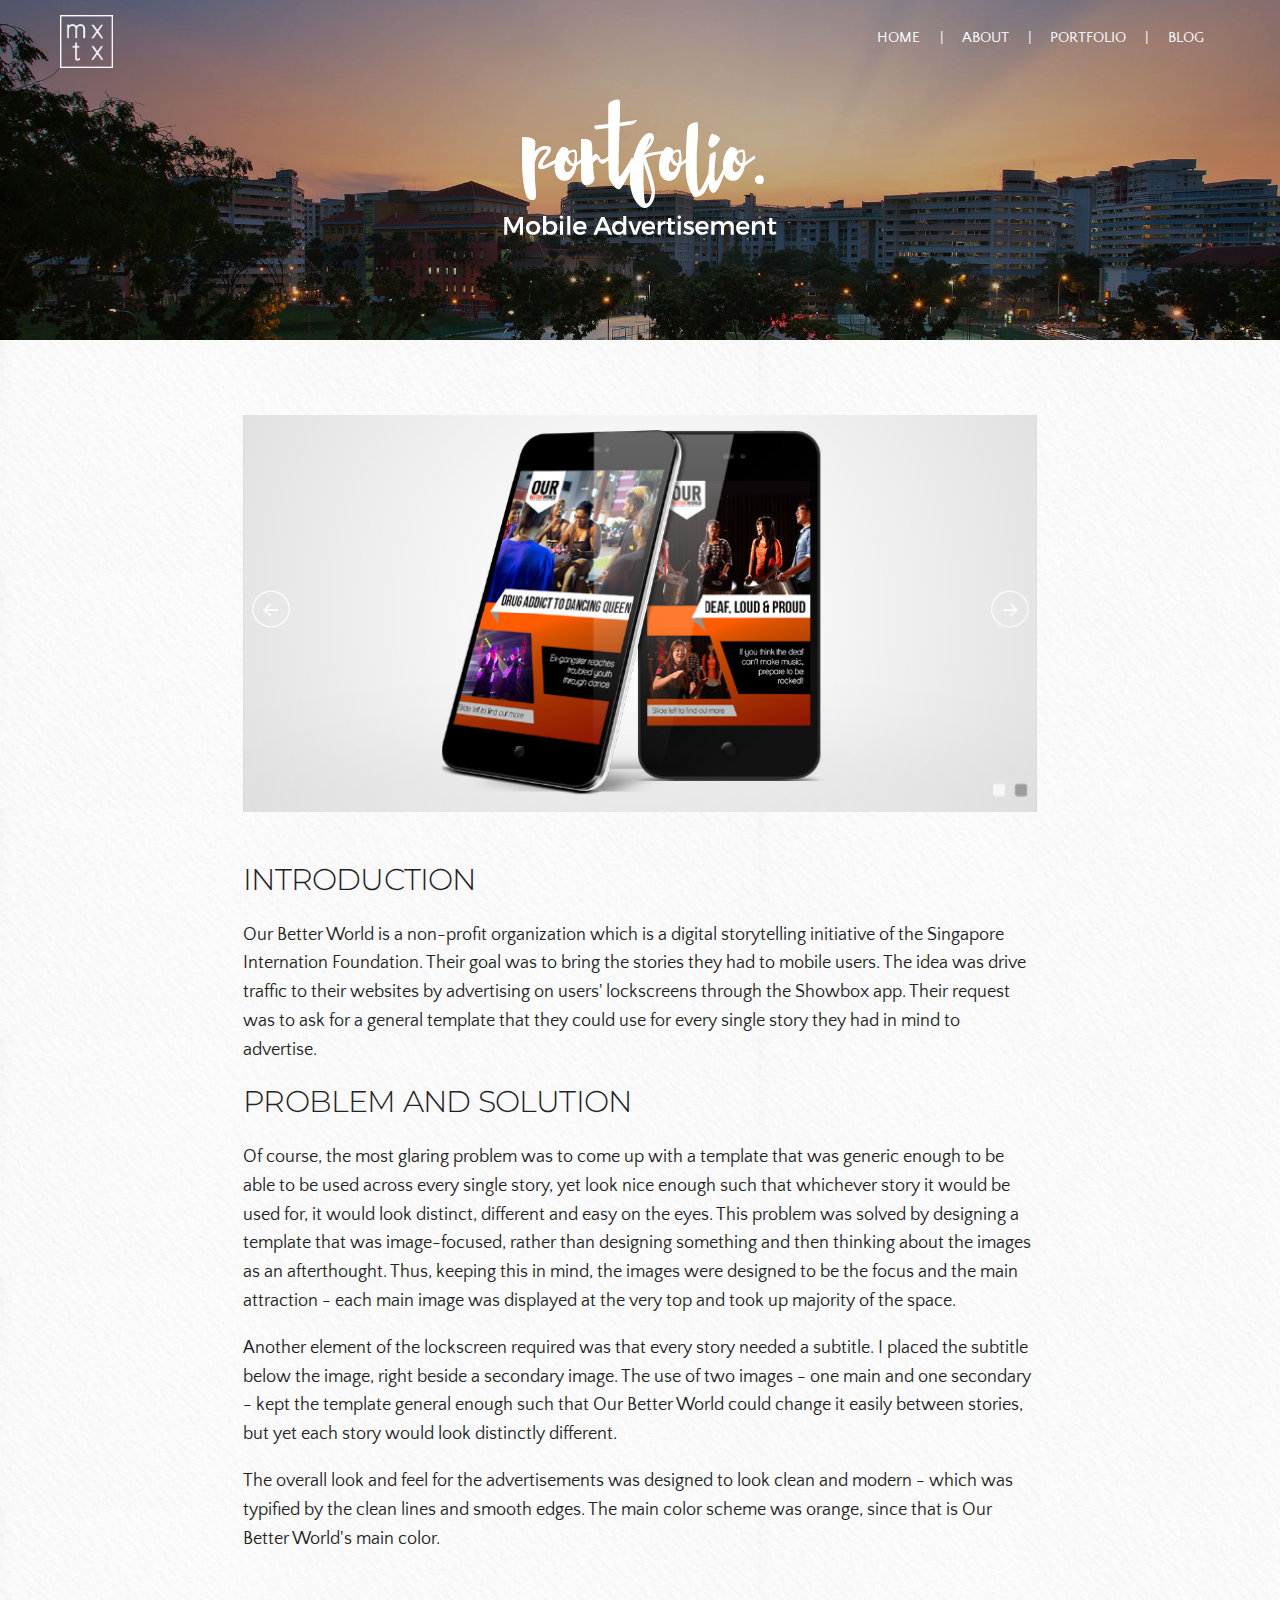
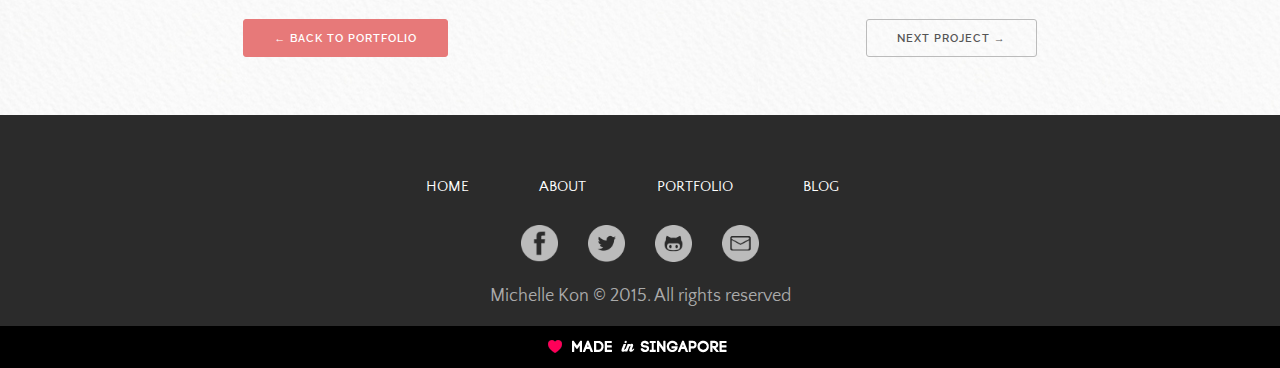
<file: portfolio/mobile-ad.html>
<!DOCTYPE html>
<html lang="en">
<head>

  <!-- Basic Page Needs
  –––––––––––––––––––––––––––––––––––––––––––––––––– -->
  <meta charset="utf-8">
  <title>MXTX - Portfolio: Mobile advertisement</title>
  <meta name="description" content="">
  <meta name="author" content="">

  <!-- Mobile Specific Metas
  –––––––––––––––––––––––––––––––––––––––––––––––––– -->
  <meta name="viewport" content="width=device-width, initial-scale=1">

  <!-- FONT
  –––––––––––––––––––––––––––––––––––––––––––––––––– -->
  <link href="//fonts.googleapis.com/css?family=Raleway:400,300,600" rel="stylesheet" type="text/css">
  <link href='http://fonts.googleapis.com/css?family=Quattrocento+Sans:400,700' rel='stylesheet' type='text/css'>
    <link href='http://fonts.googleapis.com/css?family=Montserrat' rel='stylesheet' type='text/css'>

  <!-- CSS
  –––––––––––––––––––––––––––––––––––––––––––––––––– -->
  <link rel="stylesheet" href="../css/normalize.css">
  <link rel="stylesheet" href="../css/skeleton.css">
  <link rel="stylesheet" href="../css/base.css">

  <!-- Favicon
  –––––––––––––––––––––––––––––––––––––––––––––––––– -->
  <link rel="icon" type="image/png" href="../images/favicon.png">

</head>
<body>

  <!-- Primary Page Layout
  –––––––––––––––––––––––––––––––––––––––––––––––––– -->

<div class="portfolioitem-page-header page-title-wrap">
             <div class="mobilead-title"></div>
    <div class="nav-container">
           <a href="../index.html"><img src="../images/logo.png" class="logo"></a>
            <nav>
                <ul>
                    <li><a href="../index.html">home</a> |</li>
                    <li><a href="../about.html">about</a> |</li>
                    <li><a href="../portfolio.html">portfolio</a> |</li>
                    <li><a href="#">blog</a></li>
                </ul>
            </nav>
        </div>
        
</div>

<div class="page-section">
<div class="portfolio-item">

<!--SLIDER BEGINS FROM THIS LINE-->
  <div class="container">
      <div class="row">
          <div class="ten columns offset-by-one buffer-space">
              <script type="text/javascript" src="../js/jquery-1.9.1.min.js"></script>
    <!-- use jssor.slider.mini.js (40KB) instead for release -->
    <!-- jssor.slider.mini.js = (jssor.js + jssor.slider.js) -->
    <script type="text/javascript" src="../js/jssor.js"></script>
    <script type="text/javascript" src="../js/jssor.slider.js"></script>
    <script>
        jQuery(document).ready(function ($) {
            //Reference http://www.jssor.com/development/slider-with-slideshow-jquery.html
            //Reference http://www.jssor.com/development/tool-slideshow-transition-viewer.html

            var _SlideshowTransitions = [
            //Swing Outside in Stairs
            {$Duration: 1200, x: 0.2, y: -0.1, $Delay: 20, $Cols: 8, $Rows: 4, $Clip: 15, $During: { $Left: [0.3, 0.7], $Top: [0.3, 0.7] }, $Formation: $JssorSlideshowFormations$.$FormationStraightStairs, $Assembly: 260, $Easing: { $Left: $JssorEasing$.$EaseInWave, $Top: $JssorEasing$.$EaseInWave, $Clip: $JssorEasing$.$EaseOutQuad }, $Outside: true, $Round: { $Left: 1.3, $Top: 2.5} }

            //Dodge Dance Outside out Stairs
            , { $Duration: 1500, x: 0.3, y: -0.3, $Delay: 20, $Cols: 8, $Rows: 4, $Clip: 15, $During: { $Left: [0.1, 0.9], $Top: [0.1, 0.9] }, $SlideOut: true, $Formation: $JssorSlideshowFormations$.$FormationStraightStairs, $Assembly: 260, $Easing: { $Left: $JssorEasing$.$EaseInJump, $Top: $JssorEasing$.$EaseInJump, $Clip: $JssorEasing$.$EaseOutQuad }, $Outside: true, $Round: { $Left: 0.8, $Top: 2.5} }

            //Dodge Pet Outside in Stairs
            , { $Duration: 1500, x: 0.2, y: -0.1, $Delay: 20, $Cols: 8, $Rows: 4, $Clip: 15, $During: { $Left: [0.3, 0.7], $Top: [0.3, 0.7] }, $Formation: $JssorSlideshowFormations$.$FormationStraightStairs, $Assembly: 260, $Easing: { $Left: $JssorEasing$.$EaseInWave, $Top: $JssorEasing$.$EaseInWave, $Clip: $JssorEasing$.$EaseOutQuad }, $Outside: true, $Round: { $Left: 0.8, $Top: 2.5} }

            //Dodge Dance Outside in Random
            , { $Duration: 1500, x: 0.3, y: -0.3, $Delay: 80, $Cols: 8, $Rows: 4, $Clip: 15, $During: { $Left: [0.3, 0.7], $Top: [0.3, 0.7] }, $Easing: { $Left: $JssorEasing$.$EaseInJump, $Top: $JssorEasing$.$EaseInJump, $Clip: $JssorEasing$.$EaseOutQuad }, $Outside: true, $Round: { $Left: 0.8, $Top: 2.5} }

            //Flutter out Wind
            , { $Duration: 1800, x: 1, y: 0.2, $Delay: 30, $Cols: 10, $Rows: 5, $Clip: 15, $During: { $Left: [0.3, 0.7], $Top: [0.3, 0.7] }, $SlideOut: true, $Reverse: true, $Formation: $JssorSlideshowFormations$.$FormationStraightStairs, $Assembly: 2050, $Easing: { $Left: $JssorEasing$.$EaseInOutSine, $Top: $JssorEasing$.$EaseOutWave, $Clip: $JssorEasing$.$EaseInOutQuad }, $Outside: true, $Round: { $Top: 1.3} }

            //Collapse Stairs
            , { $Duration: 1200, $Delay: 30, $Cols: 8, $Rows: 4, $Clip: 15, $SlideOut: true, $Formation: $JssorSlideshowFormations$.$FormationStraightStairs, $Assembly: 2049, $Easing: $JssorEasing$.$EaseOutQuad }

            //Collapse Random
            , { $Duration: 1000, $Delay: 80, $Cols: 8, $Rows: 4, $Clip: 15, $SlideOut: true, $Easing: $JssorEasing$.$EaseOutQuad }

            //Vertical Chess Stripe
            , { $Duration: 1000, y: -1, $Cols: 12, $Formation: $JssorSlideshowFormations$.$FormationStraight, $ChessMode: { $Column: 12} }

            //Extrude out Stripe
            , { $Duration: 1000, x: -0.2, $Delay: 40, $Cols: 12, $SlideOut: true, $Formation: $JssorSlideshowFormations$.$FormationStraight, $Assembly: 260, $Easing: { $Left: $JssorEasing$.$EaseInOutExpo, $Opacity: $JssorEasing$.$EaseInOutQuad }, $Opacity: 2, $Outside: true, $Round: { $Top: 0.5} }

            //Dominoes Stripe
            , { $Duration: 2000, y: -1, $Delay: 60, $Cols: 15, $SlideOut: true, $Formation: $JssorSlideshowFormations$.$FormationStraight, $Easing: $JssorEasing$.$EaseOutJump, $Round: { $Top: 1.5} }
            ];

            var options = {
                $AutoPlay: true,                                    //[Optional] Whether to auto play, to enable slideshow, this option must be set to true, default value is false
                $AutoPlaySteps: 1,                                  //[Optional] Steps to go for each navigation request (this options applys only when slideshow disabled), the default value is 1
                $AutoPlayInterval: 4000,                            //[Optional] Interval (in milliseconds) to go for next slide since the previous stopped if the slider is auto playing, default value is 3000
                $PauseOnHover: 1,                               //[Optional] Whether to pause when mouse over if a slider is auto playing, 0 no pause, 1 pause for desktop, 2 pause for touch device, 3 pause for desktop and touch device, 4 freeze for desktop, 8 freeze for touch device, 12 freeze for desktop and touch device, default value is 1

                $ArrowKeyNavigation: true,   			            //[Optional] Allows keyboard (arrow key) navigation or not, default value is false
                $SlideDuration: 500,                                //[Optional] Specifies default duration (swipe) for slide in milliseconds, default value is 500
                $MinDragOffsetToSlide: 20,                          //[Optional] Minimum drag offset to trigger slide , default value is 20
                //$SlideWidth: 800,                                 //[Optional] Width of every slide in pixels, default value is width of 'slides' container
                //$SlideHeight: 400,                                //[Optional] Height of every slide in pixels, default value is height of 'slides' container
                $SlideSpacing: 0, 					                //[Optional] Space between each slide in pixels, default value is 0
                $DisplayPieces: 1,                                  //[Optional] Number of pieces to display (the slideshow would be disabled if the value is set to greater than 1), the default value is 1
                $ParkingPosition: 0,                                //[Optional] The offset position to park slide (this options applys only when slideshow disabled), default value is 0.
                $UISearchMode: 1,                                   //[Optional] The way (0 parellel, 1 recursive, default value is 1) to search UI components (slides container, loading screen, navigator container, arrow navigator container, thumbnail navigator container etc).
                $PlayOrientation: 1,                                //[Optional] Orientation to play slide (for auto play, navigation), 1 horizental, 2 vertical, 5 horizental reverse, 6 vertical reverse, default value is 1
                $DragOrientation: 3,                                //[Optional] Orientation to drag slide, 0 no drag, 1 horizental, 2 vertical, 3 either, default value is 1 (Note that the $DragOrientation should be the same as $PlayOrientation when $DisplayPieces is greater than 1, or parking position is not 0)

                $SlideshowOptions: {                                //[Optional] Options to specify and enable slideshow or not
                    $Class: $JssorSlideshowRunner$,                 //[Required] Class to create instance of slideshow
                    $Transitions: _SlideshowTransitions,            //[Required] An array of slideshow transitions to play slideshow
                    $TransitionsOrder: 1,                           //[Optional] The way to choose transition to play slide, 1 Sequence, 0 Random
                    $ShowLink: true                                    //[Optional] Whether to bring slide link on top of the slider when slideshow is running, default value is false
                },

                $BulletNavigatorOptions: {                                //[Optional] Options to specify and enable navigator or not
                    $Class: $JssorBulletNavigator$,                       //[Required] Class to create navigator instance
                    $ChanceToShow: 2,                               //[Required] 0 Never, 1 Mouse Over, 2 Always
                    $AutoCenter: 0,                                 //[Optional] Auto center navigator in parent container, 0 None, 1 Horizontal, 2 Vertical, 3 Both, default value is 0
                    $Steps: 1,                                      //[Optional] Steps to go for each navigation request, default value is 1
                    $Lanes: 1,                                      //[Optional] Specify lanes to arrange items, default value is 1
                    $SpacingX: 10,                                   //[Optional] Horizontal space between each item in pixel, default value is 0
                    $SpacingY: 10,                                   //[Optional] Vertical space between each item in pixel, default value is 0
                    $Orientation: 1                                 //[Optional] The orientation of the navigator, 1 horizontal, 2 vertical, default value is 1
                },

                $ArrowNavigatorOptions: {
                    $Class: $JssorArrowNavigator$,              //[Requried] Class to create arrow navigator instance
                    $ChanceToShow: 2                                //[Required] 0 Never, 1 Mouse Over, 2 Always
                }
            };

            var jssor_slider2 = new $JssorSlider$("slider2_container", options);

            //responsive code begin
            //you can remove responsive code if you don't want the slider scales while window resizes
            function ScaleSlider() {
                var parentWidth = jssor_slider2.$Elmt.parentNode.clientWidth;
                if (parentWidth)
                    jssor_slider2.$ScaleWidth(Math.min(parentWidth, 800));
                else
                    window.setTimeout(ScaleSlider, 30);
            }

            ScaleSlider();

            $(window).bind("load", ScaleSlider);
            $(window).bind("resize", ScaleSlider);
            $(window).bind("orientationchange", ScaleSlider);

            //responsive code end
        });
    </script>
    <!-- Jssor Slider Begin -->
    <!-- You can move inline styles to css file or css block. -->
    <div id="slider2_container" style="position: relative; width: 800px;
        height: 400px; ">

        <!-- Loading Screen -->
        <div u="loading" style="position: absolute; top: 0px; left: 0px;">
            <div style="filter: alpha(opacity=70); opacity:0.7; position: absolute; display: block;
                background-color: #000; top: 0px; left: 0px;width: 100%;height:100%;">
            </div>
            <div style="position: absolute; display: block; background: url(../images/loading.gif) no-repeat center center;
                top: 0px; left: 0px;width: 100%;height:100%;">
            </div>
        </div>

        <!-- Slides Container -->
        <div u="slides" style="cursor: move; position: absolute; left: 0px; top: 0px; width: 800px; height: 400px;
            overflow: hidden;">
            <div>
                <a u=image><img src="../images/mobilead01.jpg"></a>
            </div>
            <div>
                <a u=image><img src="../images/mobilead02.jpg" /></a>
            </div>
<!--
            <div>
                <a u=image href="#"><img src="../img/landscape/03.jpg" /></a>
            </div>
            <div>
                <a u=image href="#"><img src="../img/landscape/05.jpg" /></a>
            </div>
-->
        </div>
        
        <!-- Bullet Navigator Skin Begin -->
        <!-- jssor slider bullet navigator skin 01 -->
        <style>
            /*
            .jssorb01 div           (normal)
            .jssorb01 div:hover     (normal mouseover)
            .jssorb01 .av           (active)
            .jssorb01 .av:hover     (active mouseover)
            .jssorb01 .dn           (mousedown)
            */
            .jssorb01 div, .jssorb01 div:hover, .jssorb01 .av
            {
                filter: alpha(opacity=70);
                opacity: .7;
                overflow:hidden;
                cursor: pointer;
                border-radius: 2px; 
            }
            .jssorb01 div { 
                background-color: gray;
                }
            .jssorb01 div:hover, .jssorb01 .av:hover { background-color: #d3d3d3; }
            .jssorb01 .av { background-color: #fff; }
            .jssorb01 .dn, .jssorb01 .dn:hover { background-color: #555555; }
        </style>
        <!-- bullet navigator container -->
        <div u="navigator" class="jssorb01" style="position: absolute; bottom: 16px; right: 10px;">
            <!-- bullet navigator item prototype -->
            <div u="prototype" style="POSITION: absolute; WIDTH: 12px; HEIGHT: 12px;"></div>
        </div>
        <!-- Bullet Navigator Skin End -->
        
        <!-- Arrow Navigator Skin Begin -->
        <style>
            /* jssor slider arrow navigator skin 05 css */
            /*
            .jssora05l              (normal)
            .jssora05r              (normal)
            .jssora05l:hover        (normal mouseover)
            .jssora05r:hover        (normal mouseover)
            .jssora05ldn            (mousedown)
            .jssora05rdn            (mousedown)
            */
            .jssora05l, .jssora05r, .jssora05ldn, .jssora05rdn
            {
            	position: absolute;
            	cursor: pointer;
            	display: block;
                background: url(../images/a17.png) no-repeat;
                overflow:hidden;
            }
            .jssora05l { background-position: -10px -40px; }
            .jssora05r { background-position: -70px -40px; }
            .jssora05l:hover { background-position: -130px -40px; }
            .jssora05r:hover { background-position: -190px -40px; }
            .jssora05ldn { background-position: -250px -40px; }
            .jssora05rdn { background-position: -310px -40px; }
        </style>
        <!-- Arrow Left -->
        <span u="arrowleft" class="jssora05l" style="width: 40px; height: 40px; top: 175px; left: 8px;">
        </span>
        <!-- Arrow Right -->
        <span u="arrowright" class="jssora05r" style="width: 40px; height: 40px; top: 175px; right: 8px">
        </span>
        <!-- Arrow Navigator Skin End -->
        <a style="display: none" href="http://www.jssor.com">Image Slider</a>
    </div>
          </div>
      </div>
  </div>
<!--SLIDER ENDS -->
  
  
  
  
  
   <div class="container">
       <div class="row">
           <div class="ten columns offset-by-one">
              <h4>Introduction</h4>
               <p>Our Better World is a non-profit organization which is a digital storytelling initiative of the Singapore Internation Foundation. Their goal was to bring the stories they had to mobile users. The idea was drive traffic to their websites by advertising on users' lockscreens through the Showbox app. Their request was to ask for a general template that they could use for every single story they had in mind to advertise.</p>
               <h4>Problem and Solution</h4>
               <p>Of course, the most glaring problem was to come up with a template that was generic enough to be able to be used across every single story, yet look nice enough such that whichever story it would be used for, it would look distinct, different and easy on the eyes. This problem was solved by designing a template that was image-focused, rather than designing something and then thinking about the images as an afterthought. Thus, keeping this in mind, the images were designed to be the focus and the main attraction - each main image was displayed at the very top and took up majority of the space.</p>
               <p>Another element of the lockscreen required was that every story needed a subtitle. I placed the subtitle below the image, right beside a secondary image. The use of two images - one main and one secondary - kept the template general enough such that Our Better World could change it easily between stories, but yet each story would look distinctly different.</p>
               <p>The overall look and feel for the advertisements was designed to look clean and modern - which was typified by the clean lines and smooth edges. The main color scheme was orange, since that is Our Better World's main color.</p>
           </div>
       </div>
   </div>
<!--
   <div class="container about">
        <div class="row question">
            <div class="twelve columns">
                <h5>If you and I could create something great together, what would it be?</h5>
                <input type="text" placeholder="What's a project you've always wanted to start?">
                <a class="button" href="#">Let's do it</a>
            </div>
        </div>
    </div>
-->
    <div class="container">
        <div class="row">
            <div class="ten columns offset-by-one">
                <span><a href="../portfolio.html" class="button button-primary">← Back to Portfolio</a></span>
                <span><a href="website-design2.html" class="button btn-next">Next Project →</a></span>
            </div>
        </div>
    </div>
</div>            
</div>
            
<!--
            <div class="container see-more">
      <a class="button button-primary" href="#">See projects</a>
      </div>
-->
   
<div class="footer">
      <div class="top-footer">
         <nav>
                <ul>
                    <li><a href="../index.html">home</a></li>
                    <li><a href="../about.html">about</a></li>
                    <li><a href="../portfolio.html">portfolio</a></li>
                    <li><a href="#">blog</a></li>
                </ul>
            </nav>
          <div class="social">
              <a href="https://www.facebook.com/michellekon" target="_blank"><img src="../images/social-fb.png" class="social-icon"></a>
              <a href="http://www.twitter.com/mixstix" target="_blank"><img src="../images/social-twitter.png" class="social-icon"></a>
              <a href="http://www.github.com/mixstix" target="_blank"><img src="../images/social-github.png" class="social-icon"></a>
              <a href="mailto:mixstixx@gmail.com"><img src="../images/social-email2.png" class="social-icon"></a>
          </div>
          <p>Michelle Kon &copy; 2015. All rights reserved</p>
      </div>
      <div class="bottom-footer">
         <div class="made-in">
          <img src="../images/madein.png">
          </div>
      </div>
  </div>
    
    



<!-- End Document
  –––––––––––––––––––––––––––––––––––––––––––––––––– -->
</body>
</html>
</file>
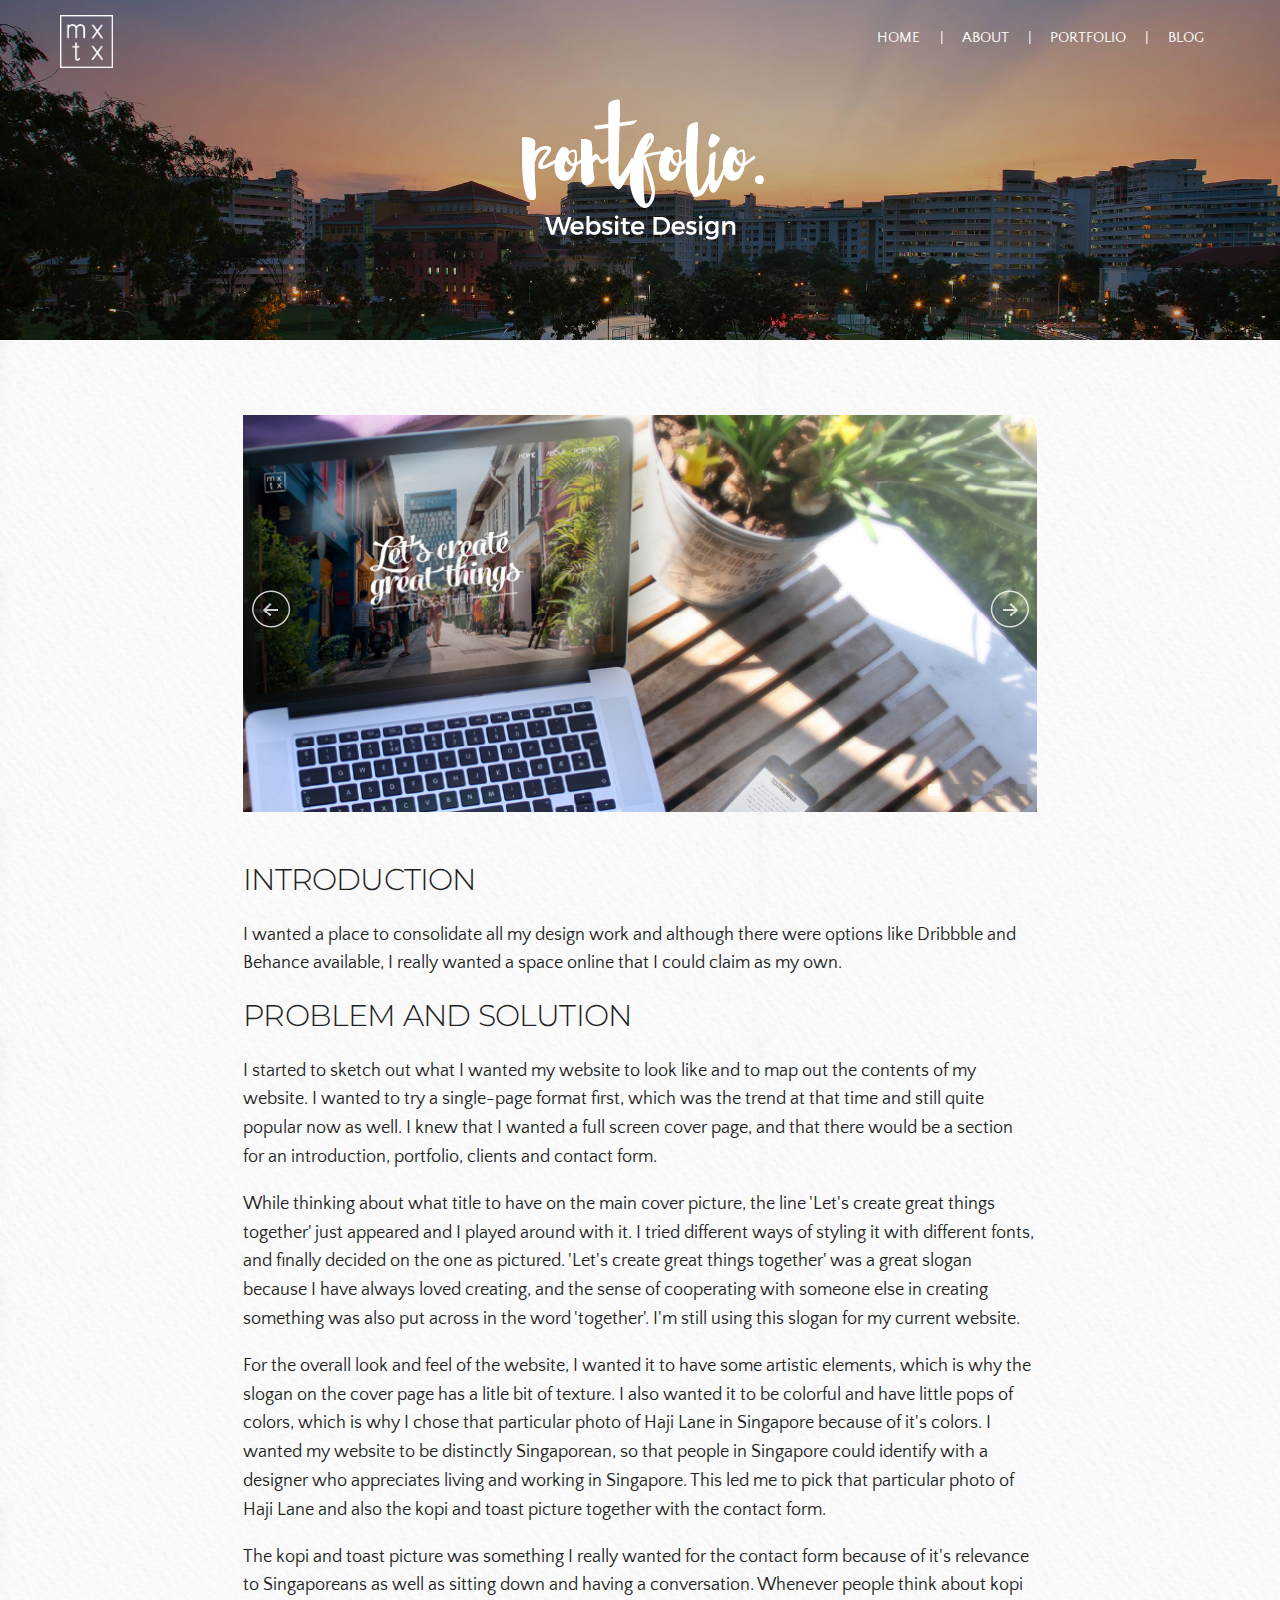
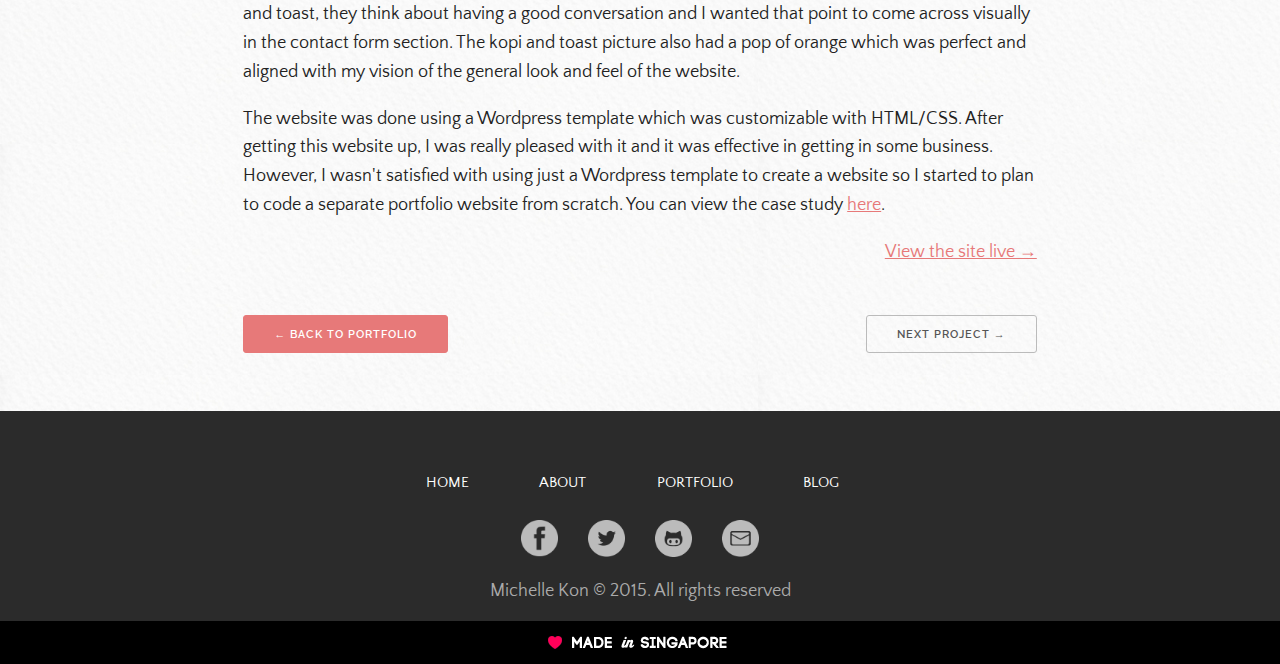
<file: portfolio/website-design.html>
<!DOCTYPE html>
<html lang="en">
<head>

  <!-- Basic Page Needs
  –––––––––––––––––––––––––––––––––––––––––––––––––– -->
  <meta charset="utf-8">
  <title>MXTX - Portfolio: Website design</title>
  <meta name="description" content="">
  <meta name="author" content="">

  <!-- Mobile Specific Metas
  –––––––––––––––––––––––––––––––––––––––––––––––––– -->
  <meta name="viewport" content="width=device-width, initial-scale=1">

  <!-- FONT
  –––––––––––––––––––––––––––––––––––––––––––––––––– -->
  <link href="//fonts.googleapis.com/css?family=Raleway:400,300,600" rel="stylesheet" type="text/css">
  <link href='http://fonts.googleapis.com/css?family=Quattrocento+Sans:400,700' rel='stylesheet' type='text/css'>
    <link href='http://fonts.googleapis.com/css?family=Montserrat' rel='stylesheet' type='text/css'>

  <!-- CSS
  –––––––––––––––––––––––––––––––––––––––––––––––––– -->
  <link rel="stylesheet" href="../css/normalize.css">
  <link rel="stylesheet" href="../css/skeleton.css">
  <link rel="stylesheet" href="../css/base.css">

  <!-- Favicon
  –––––––––––––––––––––––––––––––––––––––––––––––––– -->
  <link rel="icon" type="image/png" href="../images/favicon.png">

</head>
<body>

  <!-- Primary Page Layout
  –––––––––––––––––––––––––––––––––––––––––––––––––– -->

<div class="portfolioitem-page-header page-title-wrap">
             <div class="website-title"></div>
    <div class="nav-container">
           <a href="../index.html"><img src="../images/logo.png" class="logo"></a>
            <nav>
                <ul>
                    <li><a href="../index.html">home</a> |</li>
                    <li><a href="../about.html">about</a> |</li>
                    <li><a href="../portfolio.html">portfolio</a> |</li>
                    <li><a href="#">blog</a></li>
                </ul>
            </nav>
        </div>
        
</div>

<div class="page-section">
<div class="portfolio-item">

<!--SLIDER BEGINS FROM THIS LINE-->
  <div class="container">
      <div class="row">
          <div class="ten columns offset-by-one buffer-space">
              <script type="text/javascript" src="../js/jquery-1.9.1.min.js"></script>
    <!-- use jssor.slider.mini.js (40KB) instead for release -->
    <!-- jssor.slider.mini.js = (jssor.js + jssor.slider.js) -->
    <script type="text/javascript" src="../js/jssor.js"></script>
    <script type="text/javascript" src="../js/jssor.slider.js"></script>
    <script>
        jQuery(document).ready(function ($) {
            //Reference http://www.jssor.com/development/slider-with-slideshow-jquery.html
            //Reference http://www.jssor.com/development/tool-slideshow-transition-viewer.html

            var _SlideshowTransitions = [
            //Swing Outside in Stairs
            {$Duration: 1200, x: 0.2, y: -0.1, $Delay: 20, $Cols: 8, $Rows: 4, $Clip: 15, $During: { $Left: [0.3, 0.7], $Top: [0.3, 0.7] }, $Formation: $JssorSlideshowFormations$.$FormationStraightStairs, $Assembly: 260, $Easing: { $Left: $JssorEasing$.$EaseInWave, $Top: $JssorEasing$.$EaseInWave, $Clip: $JssorEasing$.$EaseOutQuad }, $Outside: true, $Round: { $Left: 1.3, $Top: 2.5} }

            //Dodge Dance Outside out Stairs
            , { $Duration: 1500, x: 0.3, y: -0.3, $Delay: 20, $Cols: 8, $Rows: 4, $Clip: 15, $During: { $Left: [0.1, 0.9], $Top: [0.1, 0.9] }, $SlideOut: true, $Formation: $JssorSlideshowFormations$.$FormationStraightStairs, $Assembly: 260, $Easing: { $Left: $JssorEasing$.$EaseInJump, $Top: $JssorEasing$.$EaseInJump, $Clip: $JssorEasing$.$EaseOutQuad }, $Outside: true, $Round: { $Left: 0.8, $Top: 2.5} }

            //Dodge Pet Outside in Stairs
            , { $Duration: 1500, x: 0.2, y: -0.1, $Delay: 20, $Cols: 8, $Rows: 4, $Clip: 15, $During: { $Left: [0.3, 0.7], $Top: [0.3, 0.7] }, $Formation: $JssorSlideshowFormations$.$FormationStraightStairs, $Assembly: 260, $Easing: { $Left: $JssorEasing$.$EaseInWave, $Top: $JssorEasing$.$EaseInWave, $Clip: $JssorEasing$.$EaseOutQuad }, $Outside: true, $Round: { $Left: 0.8, $Top: 2.5} }

            //Dodge Dance Outside in Random
            , { $Duration: 1500, x: 0.3, y: -0.3, $Delay: 80, $Cols: 8, $Rows: 4, $Clip: 15, $During: { $Left: [0.3, 0.7], $Top: [0.3, 0.7] }, $Easing: { $Left: $JssorEasing$.$EaseInJump, $Top: $JssorEasing$.$EaseInJump, $Clip: $JssorEasing$.$EaseOutQuad }, $Outside: true, $Round: { $Left: 0.8, $Top: 2.5} }

            //Flutter out Wind
            , { $Duration: 1800, x: 1, y: 0.2, $Delay: 30, $Cols: 10, $Rows: 5, $Clip: 15, $During: { $Left: [0.3, 0.7], $Top: [0.3, 0.7] }, $SlideOut: true, $Reverse: true, $Formation: $JssorSlideshowFormations$.$FormationStraightStairs, $Assembly: 2050, $Easing: { $Left: $JssorEasing$.$EaseInOutSine, $Top: $JssorEasing$.$EaseOutWave, $Clip: $JssorEasing$.$EaseInOutQuad }, $Outside: true, $Round: { $Top: 1.3} }

            //Collapse Stairs
            , { $Duration: 1200, $Delay: 30, $Cols: 8, $Rows: 4, $Clip: 15, $SlideOut: true, $Formation: $JssorSlideshowFormations$.$FormationStraightStairs, $Assembly: 2049, $Easing: $JssorEasing$.$EaseOutQuad }

            //Collapse Random
            , { $Duration: 1000, $Delay: 80, $Cols: 8, $Rows: 4, $Clip: 15, $SlideOut: true, $Easing: $JssorEasing$.$EaseOutQuad }

            //Vertical Chess Stripe
            , { $Duration: 1000, y: -1, $Cols: 12, $Formation: $JssorSlideshowFormations$.$FormationStraight, $ChessMode: { $Column: 12} }

            //Extrude out Stripe
            , { $Duration: 1000, x: -0.2, $Delay: 40, $Cols: 12, $SlideOut: true, $Formation: $JssorSlideshowFormations$.$FormationStraight, $Assembly: 260, $Easing: { $Left: $JssorEasing$.$EaseInOutExpo, $Opacity: $JssorEasing$.$EaseInOutQuad }, $Opacity: 2, $Outside: true, $Round: { $Top: 0.5} }

            //Dominoes Stripe
            , { $Duration: 2000, y: -1, $Delay: 60, $Cols: 15, $SlideOut: true, $Formation: $JssorSlideshowFormations$.$FormationStraight, $Easing: $JssorEasing$.$EaseOutJump, $Round: { $Top: 1.5} }
            ];

            var options = {
                $AutoPlay: true,                                    //[Optional] Whether to auto play, to enable slideshow, this option must be set to true, default value is false
                $AutoPlaySteps: 1,                                  //[Optional] Steps to go for each navigation request (this options applys only when slideshow disabled), the default value is 1
                $AutoPlayInterval: 4000,                            //[Optional] Interval (in milliseconds) to go for next slide since the previous stopped if the slider is auto playing, default value is 3000
                $PauseOnHover: 1,                               //[Optional] Whether to pause when mouse over if a slider is auto playing, 0 no pause, 1 pause for desktop, 2 pause for touch device, 3 pause for desktop and touch device, 4 freeze for desktop, 8 freeze for touch device, 12 freeze for desktop and touch device, default value is 1

                $ArrowKeyNavigation: true,   			            //[Optional] Allows keyboard (arrow key) navigation or not, default value is false
                $SlideDuration: 500,                                //[Optional] Specifies default duration (swipe) for slide in milliseconds, default value is 500
                $MinDragOffsetToSlide: 20,                          //[Optional] Minimum drag offset to trigger slide , default value is 20
                //$SlideWidth: 800,                                 //[Optional] Width of every slide in pixels, default value is width of 'slides' container
                //$SlideHeight: 400,                                //[Optional] Height of every slide in pixels, default value is height of 'slides' container
                $SlideSpacing: 0, 					                //[Optional] Space between each slide in pixels, default value is 0
                $DisplayPieces: 1,                                  //[Optional] Number of pieces to display (the slideshow would be disabled if the value is set to greater than 1), the default value is 1
                $ParkingPosition: 0,                                //[Optional] The offset position to park slide (this options applys only when slideshow disabled), default value is 0.
                $UISearchMode: 1,                                   //[Optional] The way (0 parellel, 1 recursive, default value is 1) to search UI components (slides container, loading screen, navigator container, arrow navigator container, thumbnail navigator container etc).
                $PlayOrientation: 1,                                //[Optional] Orientation to play slide (for auto play, navigation), 1 horizental, 2 vertical, 5 horizental reverse, 6 vertical reverse, default value is 1
                $DragOrientation: 3,                                //[Optional] Orientation to drag slide, 0 no drag, 1 horizental, 2 vertical, 3 either, default value is 1 (Note that the $DragOrientation should be the same as $PlayOrientation when $DisplayPieces is greater than 1, or parking position is not 0)

                $SlideshowOptions: {                                //[Optional] Options to specify and enable slideshow or not
                    $Class: $JssorSlideshowRunner$,                 //[Required] Class to create instance of slideshow
                    $Transitions: _SlideshowTransitions,            //[Required] An array of slideshow transitions to play slideshow
                    $TransitionsOrder: 1,                           //[Optional] The way to choose transition to play slide, 1 Sequence, 0 Random
                    $ShowLink: true                                    //[Optional] Whether to bring slide link on top of the slider when slideshow is running, default value is false
                },

                $BulletNavigatorOptions: {                                //[Optional] Options to specify and enable navigator or not
                    $Class: $JssorBulletNavigator$,                       //[Required] Class to create navigator instance
                    $ChanceToShow: 2,                               //[Required] 0 Never, 1 Mouse Over, 2 Always
                    $AutoCenter: 0,                                 //[Optional] Auto center navigator in parent container, 0 None, 1 Horizontal, 2 Vertical, 3 Both, default value is 0
                    $Steps: 1,                                      //[Optional] Steps to go for each navigation request, default value is 1
                    $Lanes: 1,                                      //[Optional] Specify lanes to arrange items, default value is 1
                    $SpacingX: 10,                                   //[Optional] Horizontal space between each item in pixel, default value is 0
                    $SpacingY: 10,                                   //[Optional] Vertical space between each item in pixel, default value is 0
                    $Orientation: 1                                 //[Optional] The orientation of the navigator, 1 horizontal, 2 vertical, default value is 1
                },

                $ArrowNavigatorOptions: {
                    $Class: $JssorArrowNavigator$,              //[Requried] Class to create arrow navigator instance
                    $ChanceToShow: 2                                //[Required] 0 Never, 1 Mouse Over, 2 Always
                }
            };

            var jssor_slider2 = new $JssorSlider$("slider2_container", options);

            //responsive code begin
            //you can remove responsive code if you don't want the slider scales while window resizes
            function ScaleSlider() {
                var parentWidth = jssor_slider2.$Elmt.parentNode.clientWidth;
                if (parentWidth)
                    jssor_slider2.$ScaleWidth(Math.min(parentWidth, 800));
                else
                    window.setTimeout(ScaleSlider, 30);
            }

            ScaleSlider();

            $(window).bind("load", ScaleSlider);
            $(window).bind("resize", ScaleSlider);
            $(window).bind("orientationchange", ScaleSlider);

            //responsive code end
        });
    </script>
    <!-- Jssor Slider Begin -->
    <!-- You can move inline styles to css file or css block. -->
    <div id="slider2_container" style="position: relative; width: 800px;
        height: 400px; ">

        <!-- Loading Screen -->
        <div u="loading" style="position: absolute; top: 0px; left: 0px;">
            <div style="filter: alpha(opacity=70); opacity:0.7; position: absolute; display: block;
                background-color: #000; top: 0px; left: 0px;width: 100%;height:100%;">
            </div>
            <div style="position: absolute; display: block; background: url(../images/loading.gif) no-repeat center center;
                top: 0px; left: 0px;width: 100%;height:100%;">
            </div>
        </div>

        <!-- Slides Container -->
        <div u="slides" style="cursor: move; position: absolute; left: 0px; top: 0px; width: 800px; height: 400px;
            overflow: hidden;">
            <div>
                <a u=image><img src="../images/websitedesign05.jpg"></a>
            </div>
            <div>
                <a u=image><img src="../images/websitedesign01.jpg" /></a>
            </div>
            <div>
                <a u=image><img src="../images/websitedesign02.jpg" /></a>
            </div>
            <div>
                <a u=image><img src="../images/websitedesign03.jpg" /></a>
            </div>
            <div>
                <a u=image><img src="../images/websitedesign04.jpg" /></a>
            </div>
        </div>
        
        <!-- Bullet Navigator Skin Begin -->
        <!-- jssor slider bullet navigator skin 01 -->
        <style>
            /*
            .jssorb01 div           (normal)
            .jssorb01 div:hover     (normal mouseover)
            .jssorb01 .av           (active)
            .jssorb01 .av:hover     (active mouseover)
            .jssorb01 .dn           (mousedown)
            */
            .jssorb01 div, .jssorb01 div:hover, .jssorb01 .av
            {
                filter: alpha(opacity=70);
                opacity: .7;
                overflow:hidden;
                cursor: pointer;
                border-radius: 2px; 
            }
            .jssorb01 div { 
                background-color: gray;
                }
            .jssorb01 div:hover, .jssorb01 .av:hover { background-color: #d3d3d3; }
            .jssorb01 .av { background-color: #fff; }
            .jssorb01 .dn, .jssorb01 .dn:hover { background-color: #555555; }
        </style>
        <!-- bullet navigator container -->
        <div u="navigator" class="jssorb01" style="position: absolute; bottom: 16px; right: 10px;">
            <!-- bullet navigator item prototype -->
            <div u="prototype" style="POSITION: absolute; WIDTH: 12px; HEIGHT: 12px;"></div>
        </div>
        <!-- Bullet Navigator Skin End -->
        
        <!-- Arrow Navigator Skin Begin -->
        <style>
            /* jssor slider arrow navigator skin 05 css */
            /*
            .jssora05l              (normal)
            .jssora05r              (normal)
            .jssora05l:hover        (normal mouseover)
            .jssora05r:hover        (normal mouseover)
            .jssora05ldn            (mousedown)
            .jssora05rdn            (mousedown)
            */
            .jssora05l, .jssora05r, .jssora05ldn, .jssora05rdn
            {
            	position: absolute;
            	cursor: pointer;
            	display: block;
                background: url(../images/a17.png) no-repeat;
                overflow:hidden;
            }
            .jssora05l { background-position: -10px -40px; }
            .jssora05r { background-position: -70px -40px; }
            .jssora05l:hover { background-position: -130px -40px; }
            .jssora05r:hover { background-position: -190px -40px; }
            .jssora05ldn { background-position: -250px -40px; }
            .jssora05rdn { background-position: -310px -40px; }
        </style>
        <!-- Arrow Left -->
        <span u="arrowleft" class="jssora05l" style="width: 40px; height: 40px; top: 175px; left: 8px;">
        </span>
        <!-- Arrow Right -->
        <span u="arrowright" class="jssora05r" style="width: 40px; height: 40px; top: 175px; right: 8px">
        </span>
        <!-- Arrow Navigator Skin End -->
        <a style="display: none" href="http://www.jssor.com">Image Slider</a>
    </div>
          </div>
      </div>
  </div>
<!--SLIDER ENDS -->
  
<!--
  
  <div class="container">
      <div class="row">
          <div class="eight columns offset-by-two">
              <h6 class="port-des">Lorem Ipsum, dolor sit, amet, consectetuer, sed diam</h5>
          </div>
      </div>
  </div>
-->
  
  
   <div class="container">
       <div class="row">
           <div class="ten columns offset-by-one">
              <h4>Introduction</h4>
               <p>I wanted a place to consolidate all my design work and although there were options like Dribbble and Behance available, I really wanted a space online that I could claim as my own.</p>
               <h4>Problem and Solution</h4>
               <p>I started to sketch out what I wanted my website to look like and to map out the contents of my website. I wanted to try a single-page format first, which was the trend at that time and still quite popular now as well. I knew that I wanted a full screen cover page, and that there would be a section for an introduction, portfolio, clients and contact form.</p>
               <p>While thinking about what title to have on the main cover picture, the line 'Let's create great things together' just appeared and I played around with it. I tried different ways of styling it with different fonts, and finally decided on the one as pictured. 'Let's create great things together' was a great slogan because I have always loved creating, and the sense of cooperating with someone else in creating something was also put across in the word 'together'. I'm still using this slogan for my current website.</p>
               <p>For the overall look and feel of the website, I wanted it to have some artistic elements, which is why the slogan on the cover page has a litle bit of texture. I also wanted it to be colorful and have little pops of colors, which is why I chose that particular photo of Haji Lane in Singapore because of it's colors. I wanted my website to be distinctly Singaporean, so that people in Singapore could identify with a designer who appreciates living and working in Singapore. This led me to pick that particular photo of Haji Lane and also the kopi and toast picture together with the contact form.</p>
               <p>The kopi and toast picture was something I really wanted for the contact form because of it's relevance to Singaporeans as well as sitting down and having a conversation. Whenever people think about kopi and toast, they think about having a good conversation and I wanted that point to come across visually in the contact form section. The kopi and toast picture also had a pop of orange which was perfect and aligned with my vision of the general look and feel of the website.</p>
               <p>The website was done using a Wordpress template which was customizable with HTML/CSS. After getting this website up, I was really pleased with it and it was effective in getting in some business. However, I wasn't satisfied with using just a Wordpress template to create a website so I started to plan to code a separate portfolio website from scratch. You can view the case study <a href="website-design3.html">here</a>.</p>
               <p><span class="live-site"><a href="http://www.mixstix.co" target="_blank">View the site live →</a></span></p>
           </div>
       </div>
   </div>
<!--
   <div class="container about">
        <div class="row question">
            <div class="twelve columns">
                <h5>If you and I could create something great together, what would it be?</h5>
                <input type="text" placeholder="What's a project you've always wanted to start?">
                <a class="button" href="#">Let's do it</a>
            </div>
        </div>
    </div>
-->
    <div class="container">
        <div class="row">
            <div class="ten columns offset-by-one">
                <span><a href="../portfolio.html" class="button button-primary">← Back to Portfolio</a></span>
                <span><a href="fast-food.html" class="button btn-next">Next Project →</a></span>
            </div>
        </div>
    </div>
</div>            
</div>
   
<div class="footer">
      <div class="top-footer">
         <nav>
                <ul>
                    <li><a href="../index.html">home</a></li>
                    <li><a href="../about.html">about</a></li>
                    <li><a href="../portfolio.html">portfolio</a></li>
                    <li><a href="#">blog</a></li>
                </ul>
            </nav>
          <div class="social">
              <a href="https://www.facebook.com/michellekon" target="_blank"><img src="../images/social-fb.png" class="social-icon"></a>
              <a href="http://www.twitter.com/mixstix" target="_blank"><img src="../images/social-twitter.png" class="social-icon"></a>
              <a href="http://www.github.com/mixstix" target="_blank"><img src="../images/social-github.png" class="social-icon"></a>
              <a href="mailto:mixstixx@gmail.com"><img src="../images/social-email2.png" class="social-icon"></a>
          </div>
          <p>Michelle Kon &copy; 2015. All rights reserved</p>
      </div>
      <div class="bottom-footer">
         <div class="made-in">
          <img src="../images/madein.png">
          </div>
      </div>
  </div>
    
    



<!-- End Document
  –––––––––––––––––––––––––––––––––––––––––––––––––– -->
</body>
</html>
</file>
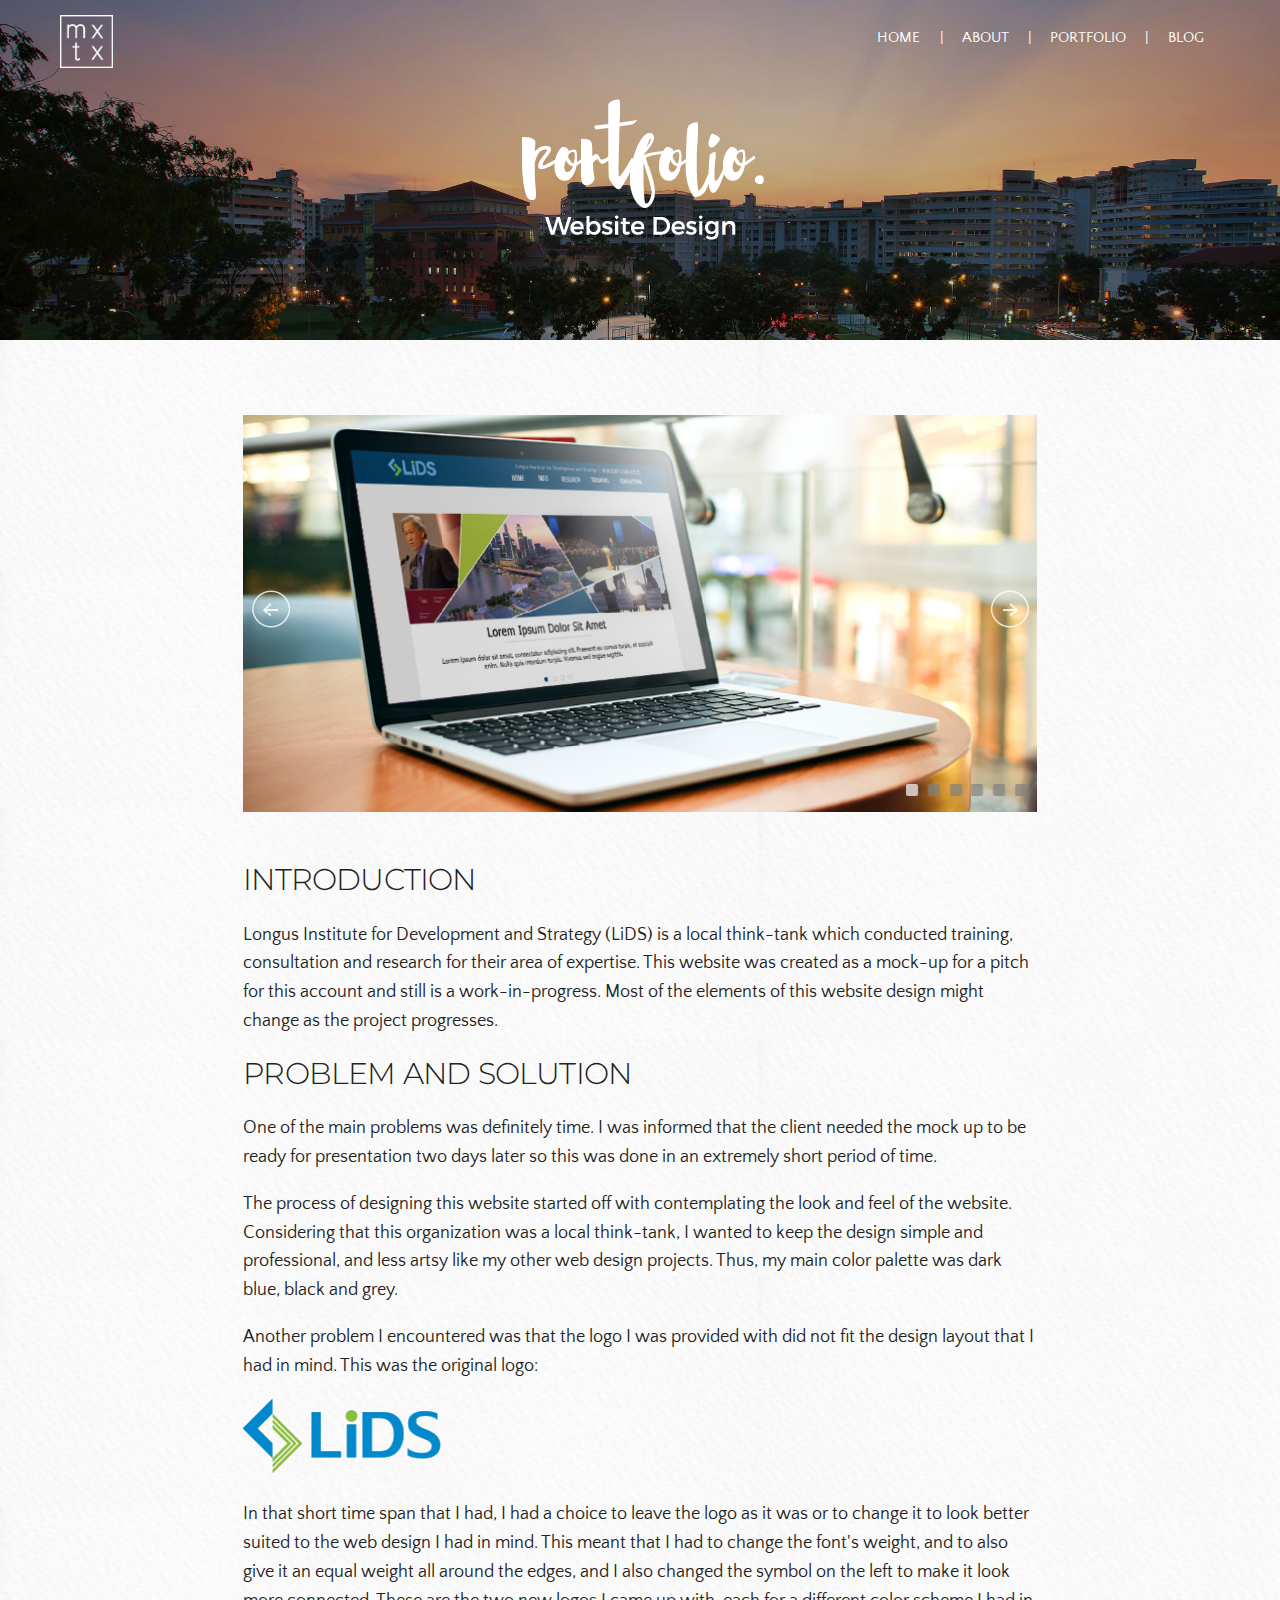
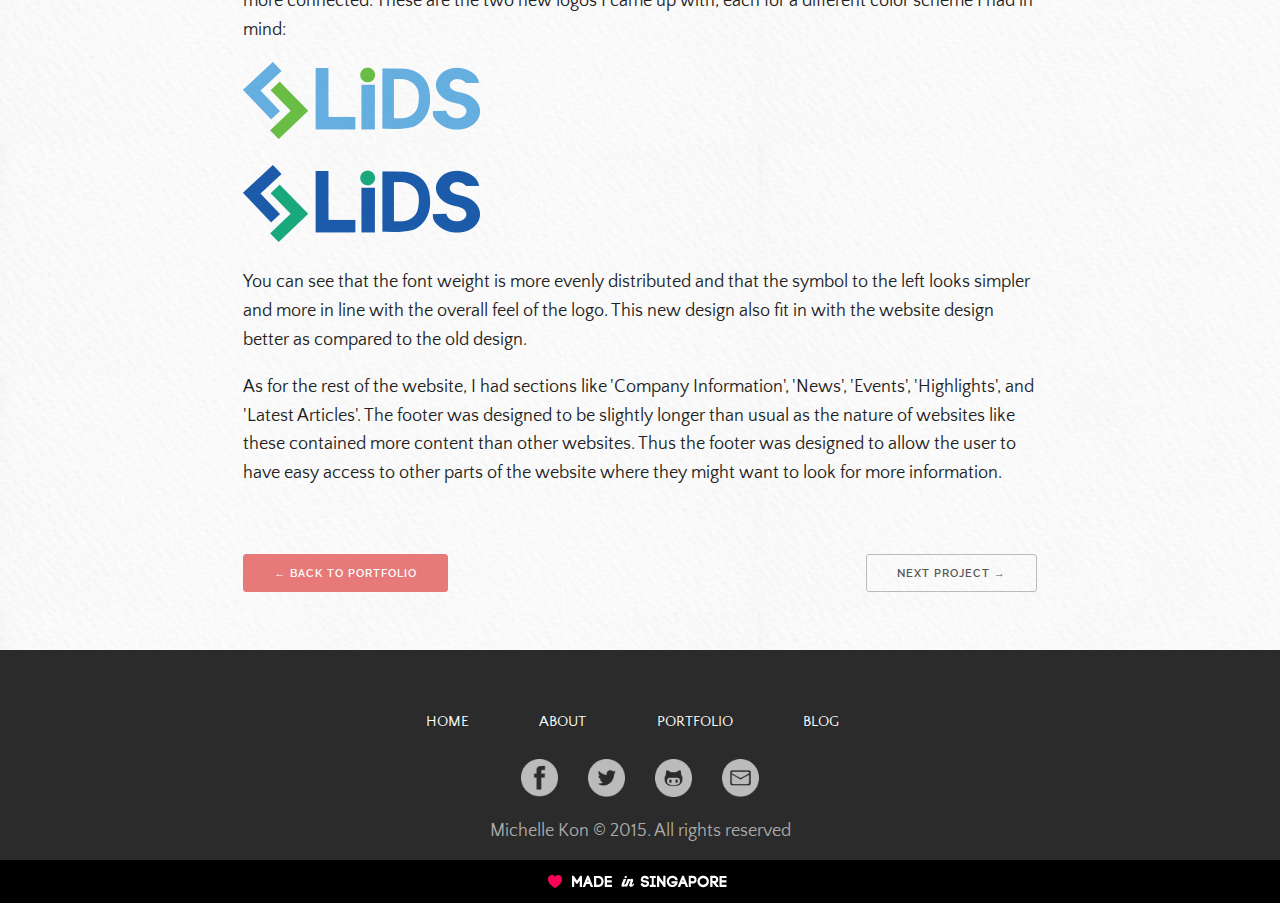
<file: portfolio/website-design2.html>
<!DOCTYPE html>
<html lang="en">
<head>

  <!-- Basic Page Needs
  –––––––––––––––––––––––––––––––––––––––––––––––––– -->
  <meta charset="utf-8">
  <title>MXTX - Portfolio: Website design</title>
  <meta name="description" content="">
  <meta name="author" content="">

  <!-- Mobile Specific Metas
  –––––––––––––––––––––––––––––––––––––––––––––––––– -->
  <meta name="viewport" content="width=device-width, initial-scale=1">

  <!-- FONT
  –––––––––––––––––––––––––––––––––––––––––––––––––– -->
  <link href="//fonts.googleapis.com/css?family=Raleway:400,300,600" rel="stylesheet" type="text/css">
  <link href='http://fonts.googleapis.com/css?family=Quattrocento+Sans:400,700' rel='stylesheet' type='text/css'>
    <link href='http://fonts.googleapis.com/css?family=Montserrat' rel='stylesheet' type='text/css'>

  <!-- CSS
  –––––––––––––––––––––––––––––––––––––––––––––––––– -->
  <link rel="stylesheet" href="../css/normalize.css">
  <link rel="stylesheet" href="../css/skeleton.css">
  <link rel="stylesheet" href="../css/base.css">

  <!-- Favicon
  –––––––––––––––––––––––––––––––––––––––––––––––––– -->
  <link rel="icon" type="image/png" href="../images/favicon.png">

</head>
<body>

  <!-- Primary Page Layout
  –––––––––––––––––––––––––––––––––––––––––––––––––– -->

<div class="portfolioitem-page-header page-title-wrap">
             <div class="website-title"></div>
    <div class="nav-container">
           <a href="../index.html"><img src="../images/logo.png" class="logo"></a>
            <nav>
                <ul>
                    <li><a href="../index.html">home</a> |</li>
                    <li><a href="../about.html">about</a> |</li>
                    <li><a href="../portfolio.html">portfolio</a> |</li>
                    <li><a href="#">blog</a></li>
                </ul>
            </nav>
        </div>
        
</div>

<div class="page-section">
<div class="portfolio-item">

<!--SLIDER BEGINS FROM THIS LINE-->
  <div class="container">
      <div class="row">
          <div class="ten columns offset-by-one buffer-space">
              <script type="text/javascript" src="../js/jquery-1.9.1.min.js"></script>
    <!-- use jssor.slider.mini.js (40KB) instead for release -->
    <!-- jssor.slider.mini.js = (jssor.js + jssor.slider.js) -->
    <script type="text/javascript" src="../js/jssor.js"></script>
    <script type="text/javascript" src="../js/jssor.slider.js"></script>
    <script>
        jQuery(document).ready(function ($) {
            //Reference http://www.jssor.com/development/slider-with-slideshow-jquery.html
            //Reference http://www.jssor.com/development/tool-slideshow-transition-viewer.html

            var _SlideshowTransitions = [
            //Swing Outside in Stairs
            {$Duration: 1200, x: 0.2, y: -0.1, $Delay: 20, $Cols: 8, $Rows: 4, $Clip: 15, $During: { $Left: [0.3, 0.7], $Top: [0.3, 0.7] }, $Formation: $JssorSlideshowFormations$.$FormationStraightStairs, $Assembly: 260, $Easing: { $Left: $JssorEasing$.$EaseInWave, $Top: $JssorEasing$.$EaseInWave, $Clip: $JssorEasing$.$EaseOutQuad }, $Outside: true, $Round: { $Left: 1.3, $Top: 2.5} }

            //Dodge Dance Outside out Stairs
            , { $Duration: 1500, x: 0.3, y: -0.3, $Delay: 20, $Cols: 8, $Rows: 4, $Clip: 15, $During: { $Left: [0.1, 0.9], $Top: [0.1, 0.9] }, $SlideOut: true, $Formation: $JssorSlideshowFormations$.$FormationStraightStairs, $Assembly: 260, $Easing: { $Left: $JssorEasing$.$EaseInJump, $Top: $JssorEasing$.$EaseInJump, $Clip: $JssorEasing$.$EaseOutQuad }, $Outside: true, $Round: { $Left: 0.8, $Top: 2.5} }

            //Dodge Pet Outside in Stairs
            , { $Duration: 1500, x: 0.2, y: -0.1, $Delay: 20, $Cols: 8, $Rows: 4, $Clip: 15, $During: { $Left: [0.3, 0.7], $Top: [0.3, 0.7] }, $Formation: $JssorSlideshowFormations$.$FormationStraightStairs, $Assembly: 260, $Easing: { $Left: $JssorEasing$.$EaseInWave, $Top: $JssorEasing$.$EaseInWave, $Clip: $JssorEasing$.$EaseOutQuad }, $Outside: true, $Round: { $Left: 0.8, $Top: 2.5} }

            //Dodge Dance Outside in Random
            , { $Duration: 1500, x: 0.3, y: -0.3, $Delay: 80, $Cols: 8, $Rows: 4, $Clip: 15, $During: { $Left: [0.3, 0.7], $Top: [0.3, 0.7] }, $Easing: { $Left: $JssorEasing$.$EaseInJump, $Top: $JssorEasing$.$EaseInJump, $Clip: $JssorEasing$.$EaseOutQuad }, $Outside: true, $Round: { $Left: 0.8, $Top: 2.5} }

            //Flutter out Wind
            , { $Duration: 1800, x: 1, y: 0.2, $Delay: 30, $Cols: 10, $Rows: 5, $Clip: 15, $During: { $Left: [0.3, 0.7], $Top: [0.3, 0.7] }, $SlideOut: true, $Reverse: true, $Formation: $JssorSlideshowFormations$.$FormationStraightStairs, $Assembly: 2050, $Easing: { $Left: $JssorEasing$.$EaseInOutSine, $Top: $JssorEasing$.$EaseOutWave, $Clip: $JssorEasing$.$EaseInOutQuad }, $Outside: true, $Round: { $Top: 1.3} }

            //Collapse Stairs
            , { $Duration: 1200, $Delay: 30, $Cols: 8, $Rows: 4, $Clip: 15, $SlideOut: true, $Formation: $JssorSlideshowFormations$.$FormationStraightStairs, $Assembly: 2049, $Easing: $JssorEasing$.$EaseOutQuad }

            //Collapse Random
            , { $Duration: 1000, $Delay: 80, $Cols: 8, $Rows: 4, $Clip: 15, $SlideOut: true, $Easing: $JssorEasing$.$EaseOutQuad }

            //Vertical Chess Stripe
            , { $Duration: 1000, y: -1, $Cols: 12, $Formation: $JssorSlideshowFormations$.$FormationStraight, $ChessMode: { $Column: 12} }

            //Extrude out Stripe
            , { $Duration: 1000, x: -0.2, $Delay: 40, $Cols: 12, $SlideOut: true, $Formation: $JssorSlideshowFormations$.$FormationStraight, $Assembly: 260, $Easing: { $Left: $JssorEasing$.$EaseInOutExpo, $Opacity: $JssorEasing$.$EaseInOutQuad }, $Opacity: 2, $Outside: true, $Round: { $Top: 0.5} }

            //Dominoes Stripe
            , { $Duration: 2000, y: -1, $Delay: 60, $Cols: 15, $SlideOut: true, $Formation: $JssorSlideshowFormations$.$FormationStraight, $Easing: $JssorEasing$.$EaseOutJump, $Round: { $Top: 1.5} }
            ];

            var options = {
                $AutoPlay: true,                                    //[Optional] Whether to auto play, to enable slideshow, this option must be set to true, default value is false
                $AutoPlaySteps: 1,                                  //[Optional] Steps to go for each navigation request (this options applys only when slideshow disabled), the default value is 1
                $AutoPlayInterval: 4000,                            //[Optional] Interval (in milliseconds) to go for next slide since the previous stopped if the slider is auto playing, default value is 3000
                $PauseOnHover: 1,                               //[Optional] Whether to pause when mouse over if a slider is auto playing, 0 no pause, 1 pause for desktop, 2 pause for touch device, 3 pause for desktop and touch device, 4 freeze for desktop, 8 freeze for touch device, 12 freeze for desktop and touch device, default value is 1

                $ArrowKeyNavigation: true,   			            //[Optional] Allows keyboard (arrow key) navigation or not, default value is false
                $SlideDuration: 500,                                //[Optional] Specifies default duration (swipe) for slide in milliseconds, default value is 500
                $MinDragOffsetToSlide: 20,                          //[Optional] Minimum drag offset to trigger slide , default value is 20
                //$SlideWidth: 800,                                 //[Optional] Width of every slide in pixels, default value is width of 'slides' container
                //$SlideHeight: 400,                                //[Optional] Height of every slide in pixels, default value is height of 'slides' container
                $SlideSpacing: 0, 					                //[Optional] Space between each slide in pixels, default value is 0
                $DisplayPieces: 1,                                  //[Optional] Number of pieces to display (the slideshow would be disabled if the value is set to greater than 1), the default value is 1
                $ParkingPosition: 0,                                //[Optional] The offset position to park slide (this options applys only when slideshow disabled), default value is 0.
                $UISearchMode: 1,                                   //[Optional] The way (0 parellel, 1 recursive, default value is 1) to search UI components (slides container, loading screen, navigator container, arrow navigator container, thumbnail navigator container etc).
                $PlayOrientation: 1,                                //[Optional] Orientation to play slide (for auto play, navigation), 1 horizental, 2 vertical, 5 horizental reverse, 6 vertical reverse, default value is 1
                $DragOrientation: 3,                                //[Optional] Orientation to drag slide, 0 no drag, 1 horizental, 2 vertical, 3 either, default value is 1 (Note that the $DragOrientation should be the same as $PlayOrientation when $DisplayPieces is greater than 1, or parking position is not 0)

                $SlideshowOptions: {                                //[Optional] Options to specify and enable slideshow or not
                    $Class: $JssorSlideshowRunner$,                 //[Required] Class to create instance of slideshow
                    $Transitions: _SlideshowTransitions,            //[Required] An array of slideshow transitions to play slideshow
                    $TransitionsOrder: 1,                           //[Optional] The way to choose transition to play slide, 1 Sequence, 0 Random
                    $ShowLink: true                                    //[Optional] Whether to bring slide link on top of the slider when slideshow is running, default value is false
                },

                $BulletNavigatorOptions: {                                //[Optional] Options to specify and enable navigator or not
                    $Class: $JssorBulletNavigator$,                       //[Required] Class to create navigator instance
                    $ChanceToShow: 2,                               //[Required] 0 Never, 1 Mouse Over, 2 Always
                    $AutoCenter: 0,                                 //[Optional] Auto center navigator in parent container, 0 None, 1 Horizontal, 2 Vertical, 3 Both, default value is 0
                    $Steps: 1,                                      //[Optional] Steps to go for each navigation request, default value is 1
                    $Lanes: 1,                                      //[Optional] Specify lanes to arrange items, default value is 1
                    $SpacingX: 10,                                   //[Optional] Horizontal space between each item in pixel, default value is 0
                    $SpacingY: 10,                                   //[Optional] Vertical space between each item in pixel, default value is 0
                    $Orientation: 1                                 //[Optional] The orientation of the navigator, 1 horizontal, 2 vertical, default value is 1
                },

                $ArrowNavigatorOptions: {
                    $Class: $JssorArrowNavigator$,              //[Requried] Class to create arrow navigator instance
                    $ChanceToShow: 2                                //[Required] 0 Never, 1 Mouse Over, 2 Always
                }
            };

            var jssor_slider2 = new $JssorSlider$("slider2_container", options);

            //responsive code begin
            //you can remove responsive code if you don't want the slider scales while window resizes
            function ScaleSlider() {
                var parentWidth = jssor_slider2.$Elmt.parentNode.clientWidth;
                if (parentWidth)
                    jssor_slider2.$ScaleWidth(Math.min(parentWidth, 800));
                else
                    window.setTimeout(ScaleSlider, 30);
            }

            ScaleSlider();

            $(window).bind("load", ScaleSlider);
            $(window).bind("resize", ScaleSlider);
            $(window).bind("orientationchange", ScaleSlider);

            //responsive code end
        });
    </script>
    <!-- Jssor Slider Begin -->
    <!-- You can move inline styles to css file or css block. -->
    <div id="slider2_container" style="position: relative; width: 800px;
        height: 400px; ">

        <!-- Loading Screen -->
        <div u="loading" style="position: absolute; top: 0px; left: 0px;">
            <div style="filter: alpha(opacity=70); opacity:0.7; position: absolute; display: block;
                background-color: #000; top: 0px; left: 0px;width: 100%;height:100%;">
            </div>
            <div style="position: absolute; display: block; background: url(../images/loading.gif) no-repeat center center;
                top: 0px; left: 0px;width: 100%;height:100%;">
            </div>
        </div>

        <!-- Slides Container -->
        <div u="slides" style="cursor: move; position: absolute; left: 0px; top: 0px; width: 800px; height: 400px;
            overflow: hidden;">
            <div>
                <a u=image><img src="../images/websitedesignB08.jpg"></a>
            </div>
            <div>
                <a u=image><img src="../images/websitedesignB02.jpg" /></a>
            </div>
            <div>
                <a u=image><img src="../images/websitedesignB03.jpg" /></a>
            </div>
            <div>
                <a u=image><img src="../images/websitedesignB04.jpg" /></a>
            </div>
            <div>
                <a u=image><img src="../images/websitedesignB06.jpg" /></a>
            </div>
            <div>
                <a u=image><img src="../images/websitedesignB07.jpg" /></a>
            </div>
        </div>
        
        <!-- Bullet Navigator Skin Begin -->
        <!-- jssor slider bullet navigator skin 01 -->
        <style>
            /*
            .jssorb01 div           (normal)
            .jssorb01 div:hover     (normal mouseover)
            .jssorb01 .av           (active)
            .jssorb01 .av:hover     (active mouseover)
            .jssorb01 .dn           (mousedown)
            */
            .jssorb01 div, .jssorb01 div:hover, .jssorb01 .av
            {
                filter: alpha(opacity=70);
                opacity: .7;
                overflow:hidden;
                cursor: pointer;
                border-radius: 2px; 
            }
            .jssorb01 div { 
                background-color: gray;
                }
            .jssorb01 div:hover, .jssorb01 .av:hover { background-color: #d3d3d3; }
            .jssorb01 .av { background-color: #fff; }
            .jssorb01 .dn, .jssorb01 .dn:hover { background-color: #555555; }
        </style>
        <!-- bullet navigator container -->
        <div u="navigator" class="jssorb01" style="position: absolute; bottom: 16px; right: 10px;">
            <!-- bullet navigator item prototype -->
            <div u="prototype" style="POSITION: absolute; WIDTH: 12px; HEIGHT: 12px;"></div>
        </div>
        <!-- Bullet Navigator Skin End -->
        
        <!-- Arrow Navigator Skin Begin -->
        <style>
            /* jssor slider arrow navigator skin 05 css */
            /*
            .jssora05l              (normal)
            .jssora05r              (normal)
            .jssora05l:hover        (normal mouseover)
            .jssora05r:hover        (normal mouseover)
            .jssora05ldn            (mousedown)
            .jssora05rdn            (mousedown)
            */
            .jssora05l, .jssora05r, .jssora05ldn, .jssora05rdn
            {
            	position: absolute;
            	cursor: pointer;
            	display: block;
                background: url(../images/a17.png) no-repeat;
                overflow:hidden;
            }
            .jssora05l { background-position: -10px -40px; }
            .jssora05r { background-position: -70px -40px; }
            .jssora05l:hover { background-position: -130px -40px; }
            .jssora05r:hover { background-position: -190px -40px; }
            .jssora05ldn { background-position: -250px -40px; }
            .jssora05rdn { background-position: -310px -40px; }
        </style>
        <!-- Arrow Left -->
        <span u="arrowleft" class="jssora05l" style="width: 40px; height: 40px; top: 175px; left: 8px;">
        </span>
        <!-- Arrow Right -->
        <span u="arrowright" class="jssora05r" style="width: 40px; height: 40px; top: 175px; right: 8px">
        </span>
        <!-- Arrow Navigator Skin End -->
        <a style="display: none" href="http://www.jssor.com">Image Slider</a>
    </div>
          </div>
      </div>
  </div>
<!--SLIDER ENDS -->
  
<!--
  
  <div class="container">
      <div class="row">
          <div class="eight columns offset-by-two">
              <h6 class="port-des">Lorem Ipsum, dolor sit, amet, consectetuer, sed diam</h5>
          </div>
      </div>
  </div>
-->
  
  
   <div class="container">
       <div class="row">
           <div class="ten columns offset-by-one">
              <h4>Introduction</h4>
               <p>Longus Institute for Development and Strategy (LiDS) is a local think-tank which conducted training, consultation and research for their area of expertise. This website was created as a mock-up for a pitch for this account and still is a work-in-progress. Most of the elements of this website design might change as the project progresses.</p>
               <h4>Problem and Solution</h4>
               <p>One of the main problems was definitely time. I was informed that the client needed the mock up to be ready for presentation two days later so this was done in an extremely short period of time.</p>
               <p>The process of designing this website started off with contemplating the look and feel of the website. Considering that this organization was a local think-tank, I wanted to keep the design simple and professional, and less artsy like my other web design projects. Thus, my main color palette was dark blue, black and grey.</p>
               <p>Another problem I encountered was that the logo I was provided with did not fit the design layout that I had in mind. This was the original logo:</p>
               <p><span><img src="../images/lidsoldlogo.png"></span></p>
               <p>In that short time span that I had, I had a choice to leave the logo as it was or to change it to look better suited to the web design I had in mind. This meant that I had to change the font's weight, and to also give it an equal weight all around the edges, and I also changed the symbol on the left to make it look more connected. These are the two new logos I came up with, each for a different color scheme I had in mind:</p>
               <p><div><img src="../images/longusnewlogo1.png"></div></p>
               <p><div><img src="../images/longusnewlogo2.png"></div></p>
               <p>You can see that the font weight is more evenly distributed and that the symbol to the left looks simpler and more in line with the overall feel of the logo. This new design also fit in with the website design better as compared to the old design.</p>
               <p>As for the rest of the website, I had sections like 'Company Information', 'News', 'Events', 'Highlights', and 'Latest Articles'. The footer was designed to be slightly longer than usual as the nature of websites like these contained more content than other websites. Thus the footer was designed to allow the user to have easy access to other parts of the website where they might want to look for more information.</p>
           </div>
       </div>
   </div>
<!--
   <div class="container about">
        <div class="row question">
            <div class="twelve columns">
                <h5>If you and I could create something great together, what would it be?</h5>
                <input type="text" placeholder="What's a project you've always wanted to start?">
                <a class="button" href="#">Let's do it</a>
            </div>
        </div>
    </div>
-->
    <div class="container">
        <div class="row">
            <div class="ten columns offset-by-one">
                <span><a href="../portfolio.html" class="button button-primary">← Back to Portfolio</a></span>
                <span><a href="website-design3.html" class="button btn-next">Next Project →</a></span>
            </div>
        </div>
    </div>
</div>            
</div>
   
<div class="footer">
      <div class="top-footer">
         <nav>
                <ul>
                    <li><a href="../index.html">home</a></li>
                    <li><a href="../about.html">about</a></li>
                    <li><a href="../portfolio.html">portfolio</a></li>
                    <li><a href="#">blog</a></li>
                </ul>
            </nav>
          <div class="social">
              <a href="https://www.facebook.com/michellekon" target="_blank"><img src="../images/social-fb.png" class="social-icon"></a>
              <a href="http://www.twitter.com/mixstix" target="_blank"><img src="../images/social-twitter.png" class="social-icon"></a>
              <a href="http://www.github.com/mixstix" target="_blank"><img src="../images/social-github.png" class="social-icon"></a>
              <a href="mailto:mixstixx@gmail.com"><img src="../images/social-email2.png" class="social-icon"></a>
          </div>
          <p>Michelle Kon &copy; 2015. All rights reserved</p>
      </div>
      <div class="bottom-footer">
         <div class="made-in">
          <img src="../images/madein.png">
          </div>
      </div>
  </div>
    
    



<!-- End Document
  –––––––––––––––––––––––––––––––––––––––––––––––––– -->
</body>
</html>
</file>
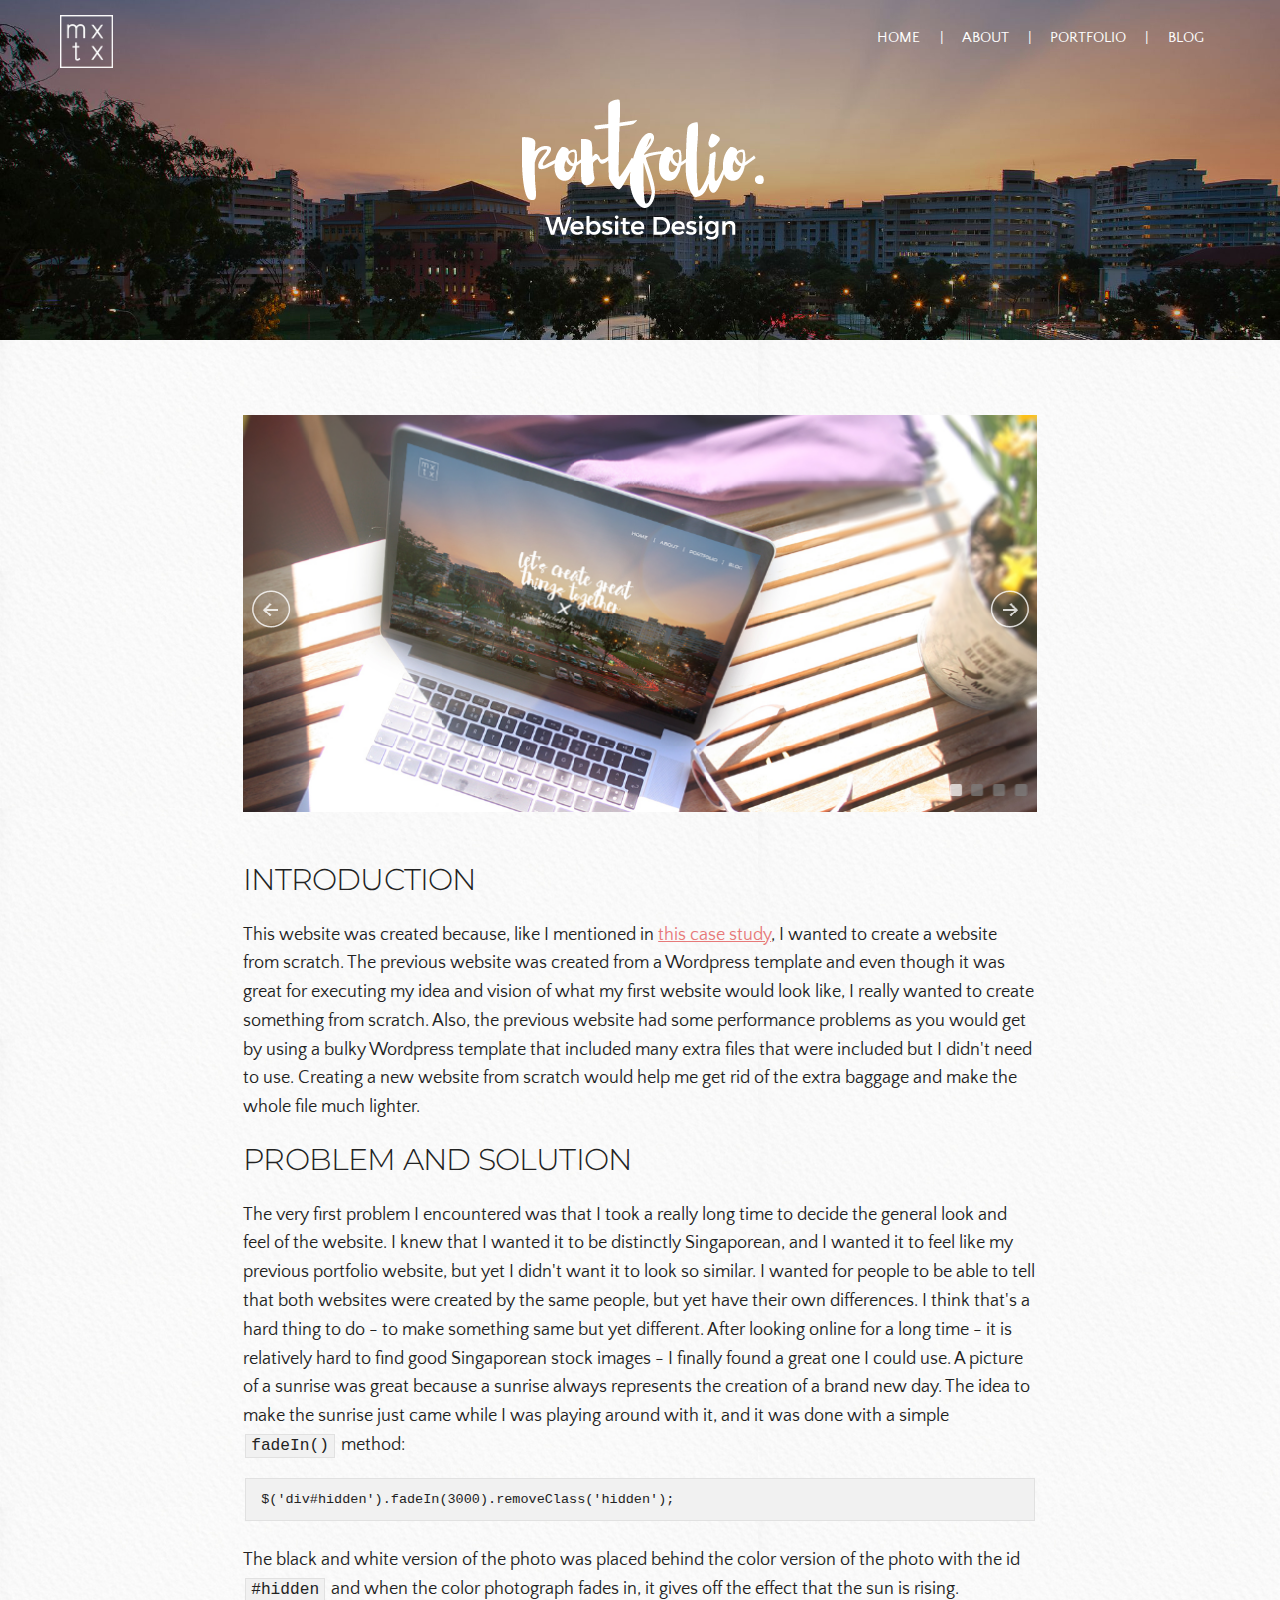
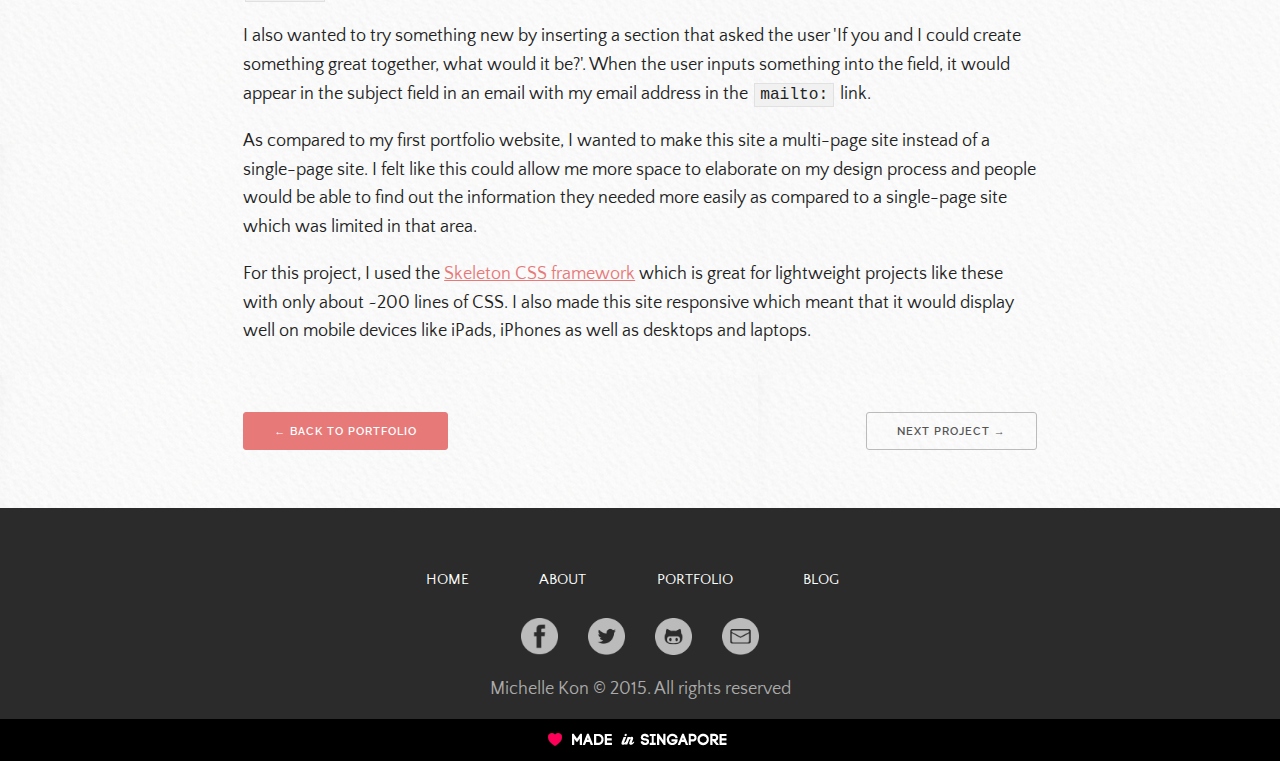
<file: portfolio/website-design3.html>
<!DOCTYPE html>
<html lang="en">
<head>

  <!-- Basic Page Needs
  –––––––––––––––––––––––––––––––––––––––––––––––––– -->
  <meta charset="utf-8">
  <title>MXTX - Portfolio: Website design</title>
  <meta name="description" content="">
  <meta name="author" content="">

  <!-- Mobile Specific Metas
  –––––––––––––––––––––––––––––––––––––––––––––––––– -->
  <meta name="viewport" content="width=device-width, initial-scale=1">

  <!-- FONT
  –––––––––––––––––––––––––––––––––––––––––––––––––– -->
  <link href="//fonts.googleapis.com/css?family=Raleway:400,300,600" rel="stylesheet" type="text/css">
  <link href='http://fonts.googleapis.com/css?family=Quattrocento+Sans:400,700' rel='stylesheet' type='text/css'>
    <link href='http://fonts.googleapis.com/css?family=Montserrat' rel='stylesheet' type='text/css'>

  <!-- CSS
  –––––––––––––––––––––––––––––––––––––––––––––––––– -->
  <link rel="stylesheet" href="../css/normalize.css">
  <link rel="stylesheet" href="../css/skeleton.css">
  <link rel="stylesheet" href="../css/base.css">

  <!-- Favicon
  –––––––––––––––––––––––––––––––––––––––––––––––––– -->
  <link rel="icon" type="image/png" href="../images/favicon.png">

</head>
<body>

  <!-- Primary Page Layout
  –––––––––––––––––––––––––––––––––––––––––––––––––– -->

<div class="portfolioitem-page-header page-title-wrap">
             <div class="website-title"></div>
    <div class="nav-container">
           <a href="../index.html"><img src="../images/logo.png" class="logo"></a>
            <nav>
                <ul>
                    <li><a href="../index.html">home</a> |</li>
                    <li><a href="../about.html">about</a> |</li>
                    <li><a href="../portfolio.html">portfolio</a> |</li>
                    <li><a href="#">blog</a></li>
                </ul>
            </nav>
        </div>
        
</div>

<div class="page-section">
<div class="portfolio-item">

<!--SLIDER BEGINS FROM THIS LINE-->
  <div class="container">
      <div class="row">
          <div class="ten columns offset-by-one buffer-space">
              <script type="text/javascript" src="../js/jquery-1.9.1.min.js"></script>
    <!-- use jssor.slider.mini.js (40KB) instead for release -->
    <!-- jssor.slider.mini.js = (jssor.js + jssor.slider.js) -->
    <script type="text/javascript" src="../js/jssor.js"></script>
    <script type="text/javascript" src="../js/jssor.slider.js"></script>
    <script>
        jQuery(document).ready(function ($) {
            //Reference http://www.jssor.com/development/slider-with-slideshow-jquery.html
            //Reference http://www.jssor.com/development/tool-slideshow-transition-viewer.html

            var _SlideshowTransitions = [
            //Swing Outside in Stairs
            {$Duration: 1200, x: 0.2, y: -0.1, $Delay: 20, $Cols: 8, $Rows: 4, $Clip: 15, $During: { $Left: [0.3, 0.7], $Top: [0.3, 0.7] }, $Formation: $JssorSlideshowFormations$.$FormationStraightStairs, $Assembly: 260, $Easing: { $Left: $JssorEasing$.$EaseInWave, $Top: $JssorEasing$.$EaseInWave, $Clip: $JssorEasing$.$EaseOutQuad }, $Outside: true, $Round: { $Left: 1.3, $Top: 2.5} }

            //Dodge Dance Outside out Stairs
            , { $Duration: 1500, x: 0.3, y: -0.3, $Delay: 20, $Cols: 8, $Rows: 4, $Clip: 15, $During: { $Left: [0.1, 0.9], $Top: [0.1, 0.9] }, $SlideOut: true, $Formation: $JssorSlideshowFormations$.$FormationStraightStairs, $Assembly: 260, $Easing: { $Left: $JssorEasing$.$EaseInJump, $Top: $JssorEasing$.$EaseInJump, $Clip: $JssorEasing$.$EaseOutQuad }, $Outside: true, $Round: { $Left: 0.8, $Top: 2.5} }

            //Dodge Pet Outside in Stairs
            , { $Duration: 1500, x: 0.2, y: -0.1, $Delay: 20, $Cols: 8, $Rows: 4, $Clip: 15, $During: { $Left: [0.3, 0.7], $Top: [0.3, 0.7] }, $Formation: $JssorSlideshowFormations$.$FormationStraightStairs, $Assembly: 260, $Easing: { $Left: $JssorEasing$.$EaseInWave, $Top: $JssorEasing$.$EaseInWave, $Clip: $JssorEasing$.$EaseOutQuad }, $Outside: true, $Round: { $Left: 0.8, $Top: 2.5} }

            //Dodge Dance Outside in Random
            , { $Duration: 1500, x: 0.3, y: -0.3, $Delay: 80, $Cols: 8, $Rows: 4, $Clip: 15, $During: { $Left: [0.3, 0.7], $Top: [0.3, 0.7] }, $Easing: { $Left: $JssorEasing$.$EaseInJump, $Top: $JssorEasing$.$EaseInJump, $Clip: $JssorEasing$.$EaseOutQuad }, $Outside: true, $Round: { $Left: 0.8, $Top: 2.5} }

            //Flutter out Wind
            , { $Duration: 1800, x: 1, y: 0.2, $Delay: 30, $Cols: 10, $Rows: 5, $Clip: 15, $During: { $Left: [0.3, 0.7], $Top: [0.3, 0.7] }, $SlideOut: true, $Reverse: true, $Formation: $JssorSlideshowFormations$.$FormationStraightStairs, $Assembly: 2050, $Easing: { $Left: $JssorEasing$.$EaseInOutSine, $Top: $JssorEasing$.$EaseOutWave, $Clip: $JssorEasing$.$EaseInOutQuad }, $Outside: true, $Round: { $Top: 1.3} }

            //Collapse Stairs
            , { $Duration: 1200, $Delay: 30, $Cols: 8, $Rows: 4, $Clip: 15, $SlideOut: true, $Formation: $JssorSlideshowFormations$.$FormationStraightStairs, $Assembly: 2049, $Easing: $JssorEasing$.$EaseOutQuad }

            //Collapse Random
            , { $Duration: 1000, $Delay: 80, $Cols: 8, $Rows: 4, $Clip: 15, $SlideOut: true, $Easing: $JssorEasing$.$EaseOutQuad }

            //Vertical Chess Stripe
            , { $Duration: 1000, y: -1, $Cols: 12, $Formation: $JssorSlideshowFormations$.$FormationStraight, $ChessMode: { $Column: 12} }

            //Extrude out Stripe
            , { $Duration: 1000, x: -0.2, $Delay: 40, $Cols: 12, $SlideOut: true, $Formation: $JssorSlideshowFormations$.$FormationStraight, $Assembly: 260, $Easing: { $Left: $JssorEasing$.$EaseInOutExpo, $Opacity: $JssorEasing$.$EaseInOutQuad }, $Opacity: 2, $Outside: true, $Round: { $Top: 0.5} }

            //Dominoes Stripe
            , { $Duration: 2000, y: -1, $Delay: 60, $Cols: 15, $SlideOut: true, $Formation: $JssorSlideshowFormations$.$FormationStraight, $Easing: $JssorEasing$.$EaseOutJump, $Round: { $Top: 1.5} }
            ];

            var options = {
                $AutoPlay: true,                                    //[Optional] Whether to auto play, to enable slideshow, this option must be set to true, default value is false
                $AutoPlaySteps: 1,                                  //[Optional] Steps to go for each navigation request (this options applys only when slideshow disabled), the default value is 1
                $AutoPlayInterval: 4000,                            //[Optional] Interval (in milliseconds) to go for next slide since the previous stopped if the slider is auto playing, default value is 3000
                $PauseOnHover: 1,                               //[Optional] Whether to pause when mouse over if a slider is auto playing, 0 no pause, 1 pause for desktop, 2 pause for touch device, 3 pause for desktop and touch device, 4 freeze for desktop, 8 freeze for touch device, 12 freeze for desktop and touch device, default value is 1

                $ArrowKeyNavigation: true,   			            //[Optional] Allows keyboard (arrow key) navigation or not, default value is false
                $SlideDuration: 500,                                //[Optional] Specifies default duration (swipe) for slide in milliseconds, default value is 500
                $MinDragOffsetToSlide: 20,                          //[Optional] Minimum drag offset to trigger slide , default value is 20
                //$SlideWidth: 800,                                 //[Optional] Width of every slide in pixels, default value is width of 'slides' container
                //$SlideHeight: 400,                                //[Optional] Height of every slide in pixels, default value is height of 'slides' container
                $SlideSpacing: 0, 					                //[Optional] Space between each slide in pixels, default value is 0
                $DisplayPieces: 1,                                  //[Optional] Number of pieces to display (the slideshow would be disabled if the value is set to greater than 1), the default value is 1
                $ParkingPosition: 0,                                //[Optional] The offset position to park slide (this options applys only when slideshow disabled), default value is 0.
                $UISearchMode: 1,                                   //[Optional] The way (0 parellel, 1 recursive, default value is 1) to search UI components (slides container, loading screen, navigator container, arrow navigator container, thumbnail navigator container etc).
                $PlayOrientation: 1,                                //[Optional] Orientation to play slide (for auto play, navigation), 1 horizental, 2 vertical, 5 horizental reverse, 6 vertical reverse, default value is 1
                $DragOrientation: 3,                                //[Optional] Orientation to drag slide, 0 no drag, 1 horizental, 2 vertical, 3 either, default value is 1 (Note that the $DragOrientation should be the same as $PlayOrientation when $DisplayPieces is greater than 1, or parking position is not 0)

                $SlideshowOptions: {                                //[Optional] Options to specify and enable slideshow or not
                    $Class: $JssorSlideshowRunner$,                 //[Required] Class to create instance of slideshow
                    $Transitions: _SlideshowTransitions,            //[Required] An array of slideshow transitions to play slideshow
                    $TransitionsOrder: 1,                           //[Optional] The way to choose transition to play slide, 1 Sequence, 0 Random
                    $ShowLink: true                                    //[Optional] Whether to bring slide link on top of the slider when slideshow is running, default value is false
                },

                $BulletNavigatorOptions: {                                //[Optional] Options to specify and enable navigator or not
                    $Class: $JssorBulletNavigator$,                       //[Required] Class to create navigator instance
                    $ChanceToShow: 2,                               //[Required] 0 Never, 1 Mouse Over, 2 Always
                    $AutoCenter: 0,                                 //[Optional] Auto center navigator in parent container, 0 None, 1 Horizontal, 2 Vertical, 3 Both, default value is 0
                    $Steps: 1,                                      //[Optional] Steps to go for each navigation request, default value is 1
                    $Lanes: 1,                                      //[Optional] Specify lanes to arrange items, default value is 1
                    $SpacingX: 10,                                   //[Optional] Horizontal space between each item in pixel, default value is 0
                    $SpacingY: 10,                                   //[Optional] Vertical space between each item in pixel, default value is 0
                    $Orientation: 1                                 //[Optional] The orientation of the navigator, 1 horizontal, 2 vertical, default value is 1
                },

                $ArrowNavigatorOptions: {
                    $Class: $JssorArrowNavigator$,              //[Requried] Class to create arrow navigator instance
                    $ChanceToShow: 2                                //[Required] 0 Never, 1 Mouse Over, 2 Always
                }
            };

            var jssor_slider2 = new $JssorSlider$("slider2_container", options);

            //responsive code begin
            //you can remove responsive code if you don't want the slider scales while window resizes
            function ScaleSlider() {
                var parentWidth = jssor_slider2.$Elmt.parentNode.clientWidth;
                if (parentWidth)
                    jssor_slider2.$ScaleWidth(Math.min(parentWidth, 800));
                else
                    window.setTimeout(ScaleSlider, 30);
            }

            ScaleSlider();

            $(window).bind("load", ScaleSlider);
            $(window).bind("resize", ScaleSlider);
            $(window).bind("orientationchange", ScaleSlider);

            //responsive code end
        });
    </script>
    <!-- Jssor Slider Begin -->
    <!-- You can move inline styles to css file or css block. -->
    <div id="slider2_container" style="position: relative; width: 800px;
        height: 400px; ">

        <!-- Loading Screen -->
        <div u="loading" style="position: absolute; top: 0px; left: 0px;">
            <div style="filter: alpha(opacity=70); opacity:0.7; position: absolute; display: block;
                background-color: #000; top: 0px; left: 0px;width: 100%;height:100%;">
            </div>
            <div style="position: absolute; display: block; background: url(../images/loading.gif) no-repeat center center;
                top: 0px; left: 0px;width: 100%;height:100%;">
            </div>
        </div>

        <!-- Slides Container -->
        <div u="slides" style="cursor: move; position: absolute; left: 0px; top: 0px; width: 800px; height: 400px;
            overflow: hidden;">
            <div>
                <a u=image><img src="../images/websitedesignC01.jpg"></a>
            </div>
<!--
            <div>
                <a u=image><img src="../images/websitedesignC02.jpg" /></a>
            </div>
-->
            <div>
                <a u=image><img src="../images/websitedesignC03.jpg" /></a>
            </div>
            <div>
                <a u=image><img src="../images/websitedesignC04.jpg" /></a>
            </div>
            <div>
                <a u=image><img src="../images/websitedesignC05.jpg" /></a>
            </div>
        </div>
        
        <!-- Bullet Navigator Skin Begin -->
        <!-- jssor slider bullet navigator skin 01 -->
        <style>
            /*
            .jssorb01 div           (normal)
            .jssorb01 div:hover     (normal mouseover)
            .jssorb01 .av           (active)
            .jssorb01 .av:hover     (active mouseover)
            .jssorb01 .dn           (mousedown)
            */
            .jssorb01 div, .jssorb01 div:hover, .jssorb01 .av
            {
                filter: alpha(opacity=70);
                opacity: .7;
                overflow:hidden;
                cursor: pointer;
                border-radius: 2px; 
            }
            .jssorb01 div { 
                background-color: gray;
                }
            .jssorb01 div:hover, .jssorb01 .av:hover { background-color: #d3d3d3; }
            .jssorb01 .av { background-color: #fff; }
            .jssorb01 .dn, .jssorb01 .dn:hover { background-color: #555555; }
        </style>
        <!-- bullet navigator container -->
        <div u="navigator" class="jssorb01" style="position: absolute; bottom: 16px; right: 10px;">
            <!-- bullet navigator item prototype -->
            <div u="prototype" style="POSITION: absolute; WIDTH: 12px; HEIGHT: 12px;"></div>
        </div>
        <!-- Bullet Navigator Skin End -->
        
        <!-- Arrow Navigator Skin Begin -->
        <style>
            /* jssor slider arrow navigator skin 05 css */
            /*
            .jssora05l              (normal)
            .jssora05r              (normal)
            .jssora05l:hover        (normal mouseover)
            .jssora05r:hover        (normal mouseover)
            .jssora05ldn            (mousedown)
            .jssora05rdn            (mousedown)
            */
            .jssora05l, .jssora05r, .jssora05ldn, .jssora05rdn
            {
            	position: absolute;
            	cursor: pointer;
            	display: block;
                background: url(../images/a17.png) no-repeat;
                overflow:hidden;
            }
            .jssora05l { background-position: -10px -40px; }
            .jssora05r { background-position: -70px -40px; }
            .jssora05l:hover { background-position: -130px -40px; }
            .jssora05r:hover { background-position: -190px -40px; }
            .jssora05ldn { background-position: -250px -40px; }
            .jssora05rdn { background-position: -310px -40px; }
        </style>
        <!-- Arrow Left -->
        <span u="arrowleft" class="jssora05l" style="width: 40px; height: 40px; top: 175px; left: 8px;">
        </span>
        <!-- Arrow Right -->
        <span u="arrowright" class="jssora05r" style="width: 40px; height: 40px; top: 175px; right: 8px">
        </span>
        <!-- Arrow Navigator Skin End -->
        <a style="display: none" href="http://www.jssor.com">Image Slider</a>
    </div>
          </div>
      </div>
  </div>
<!--SLIDER ENDS -->
  
<!--
  
  <div class="container">
      <div class="row">
          <div class="eight columns offset-by-two">
              <h6 class="port-des">Lorem Ipsum, dolor sit, amet, consectetuer, sed diam</h5>
          </div>
      </div>
  </div>
-->
  
  
   <div class="container">
       <div class="row">
           <div class="ten columns offset-by-one">
              <h4>Introduction</h4>
               <p>This website was created because, like I mentioned in <a href="website-design.html">this case study</a>, I wanted to create a website from scratch. The previous website was created from a Wordpress template and even though it was great for executing my idea and vision of what my first website would look like, I really wanted to create something from scratch. Also, the previous website had some performance problems as you would get by using a bulky Wordpress template that included many extra files that were included but I didn't need to use. Creating a new website from scratch would help me get rid of the extra baggage and make the whole file much lighter.</p>
               <h4>Problem and Solution</h4>
               <p>The very first problem I encountered was that I took a really long time to decide the general look and feel of the website. I knew that I wanted it to be distinctly Singaporean, and I wanted it to feel like my previous portfolio website, but yet I didn't want it to look so similar. I wanted for people to be able to tell that both websites were created by the same people, but yet have their own differences. I think that's a hard thing to do - to make something same but yet different. After looking online for a long time - it is relatively hard to find good Singaporean stock images - I finally found a great one I could use. A picture of a sunrise was great because a sunrise always represents the creation of a brand new day. The idea to make the sunrise just came while I was playing around with it, and it was done with a simple <code>fadeIn()</code> method: <pre><code>$('div#hidden').fadeIn(3000).removeClass('hidden');</pre></code></p> 
               <p>The black and white version of the photo was placed behind the color version of the photo with the id <code>#hidden</code> and when the color photograph fades in, it gives off the effect that the sun is rising.</p>
               <p>I also wanted to try something new by inserting a section that asked the user 'If you and I could create something great together, what would it be?'. When the user inputs something into the field, it would appear in the subject field in an email with my email address in the <code>mailto:</code> link.</p>
               <p>As compared to my first portfolio website, I wanted to make this site a multi-page site instead of a single-page site. I felt like this could allow me more space to elaborate on my design process and people would be able to find out the information they needed more easily as compared to a single-page site which was limited in that area.</p>
               <p>For this project, I used the <a href="http://getskeleton.com/">Skeleton CSS framework</a> which is great for lightweight projects like these with only about ~200 lines of CSS. I also made this site responsive which meant that it would display well on mobile devices like iPads, iPhones as well as desktops and laptops.</p>
           </div>
       </div>
   </div>
<!--
   <div class="container about">
        <div class="row question">
            <div class="twelve columns">
                <h5>If you and I could create something great together, what would it be?</h5>
                <input type="text" placeholder="What's a project you've always wanted to start?">
                <a class="button" href="#">Let's do it</a>
            </div>
        </div>
    </div>
-->
    <div class="container">
        <div class="row">
            <div class="ten columns offset-by-one">
                <span><a href="../portfolio.html" class="button button-primary">← Back to Portfolio</a></span>
                <span><a href="flyer-redesign.html" class="button btn-next">Next Project →</a></span>
            </div>
        </div>
    </div>
</div>            
</div>
   
<div class="footer">
      <div class="top-footer">
         <nav>
                <ul>
                    <li><a href="../index.html">home</a></li>
                    <li><a href="../about.html">about</a></li>
                    <li><a href="../portfolio.html">portfolio</a></li>
                    <li><a href="#">blog</a></li>
                </ul>
            </nav>
          <div class="social">
              <a href="https://www.facebook.com/michellekon" target="_blank"><img src="../images/social-fb.png" class="social-icon"></a>
              <a href="http://www.twitter.com/mixstix" target="_blank"><img src="../images/social-twitter.png" class="social-icon"></a>
              <a href="http://www.github.com/mixstix" target="_blank"><img src="../images/social-github.png" class="social-icon"></a>
              <a href="mailto:mixstixx@gmail.com"><img src="../images/social-email2.png" class="social-icon"></a>
          </div>
          <p>Michelle Kon &copy; 2015. All rights reserved</p>
      </div>
      <div class="bottom-footer">
         <div class="made-in">
          <img src="../images/madein.png">
          </div>
      </div>
  </div>
    
    



<!-- End Document
  –––––––––––––––––––––––––––––––––––––––––––––––––– -->
</body>
</html>
</file>
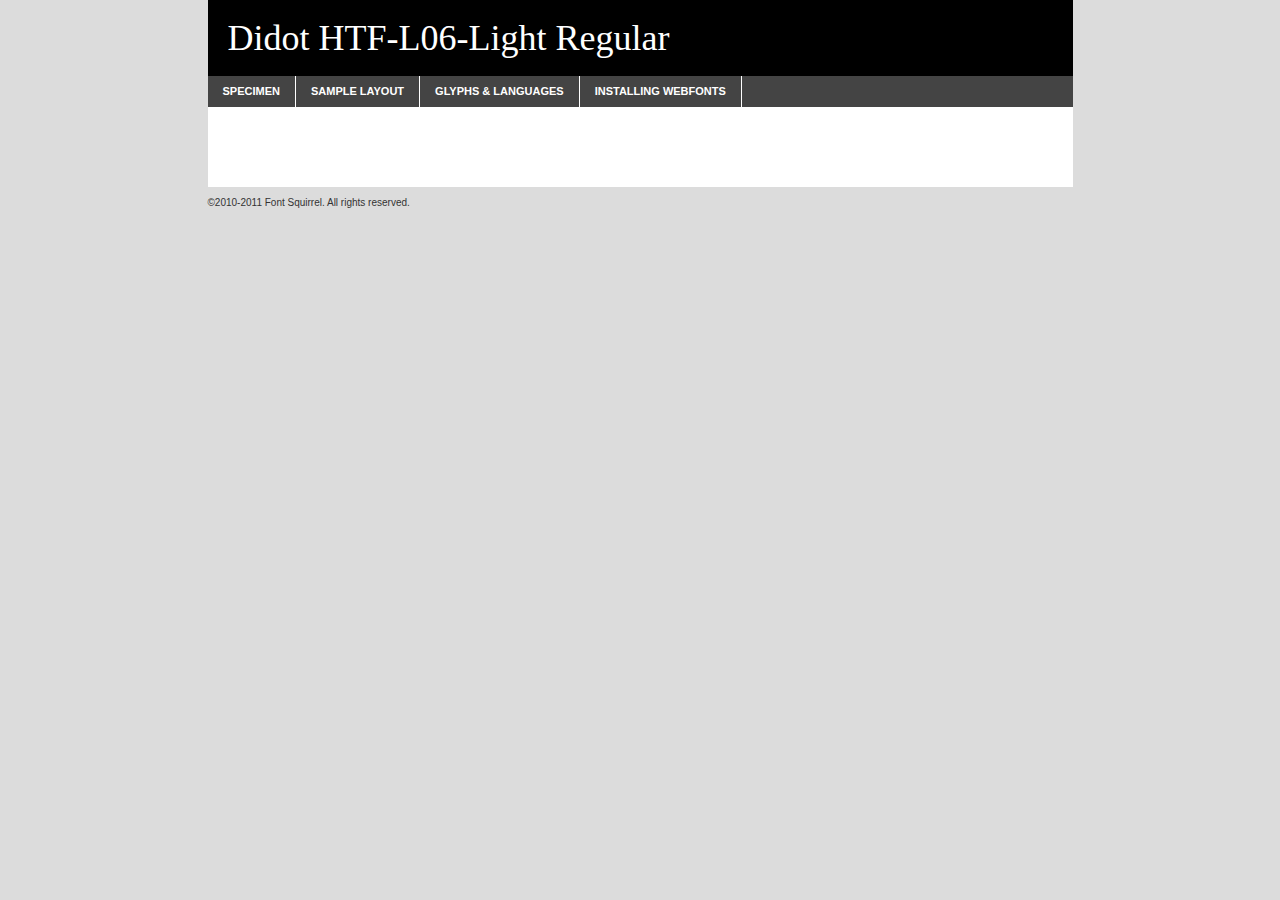
<file: fonts/didot/didot-htf-l06-light-demo.html>
<!DOCTYPE html PUBLIC "-//W3C//DTD XHTML 1.0 Transitional//EN"
	"http://www.w3.org/TR/xhtml1/DTD/xhtml1-transitional.dtd">

<html xmlns="http://www.w3.org/1999/xhtml" xml:lang="en" lang="en">
<head>
	<meta http-equiv="Content-Type" content="text/html; charset=utf-8" />
	<script src="http://ajax.googleapis.com/ajax/libs/jquery/1.7.2/jquery.min.js" type="text/javascript" charset="utf-8"></script>
	<script src="specimen_files/easytabs.js" type="text/javascript" charset="utf-8"></script>
	<link rel="stylesheet" href="specimen_files/specimen_stylesheet.css" type="text/css" charset="utf-8" />
	<link rel="stylesheet" href="stylesheet.css" type="text/css" charset="utf-8" />

	<style type="text/css">
					body{
				font-family: 'didot_htf-l06-lightregular';
							}
		</style>

	<title>Didot HTF-L06-Light Regular Specimen</title>
	
	
	<script type="text/javascript" charset="utf-8">
		$(document).ready(function() {
			$('#container').easyTabs({defaultContent:1});
		});
	</script>
</head>

<body>
<div id="container">
	<div id="header">
		Didot HTF-L06-Light Regular	</div>
	<ul class="tabs">
		<li><a href="#specimen">Specimen</a></li>
		<li><a href="#layout">Sample Layout</a></li>
				<li><a href="#glyphs">Glyphs &amp; Languages</a></li>
		<li><a href="#installing">Installing Webfonts</a></li>
		
	</ul>
	
	<div id="main_content">

		
			<div id="specimen">
		
				<div class="section">
					<div class="grid12 firstcol">
						<div class="huge">AaBb</div>
					</div>
				</div>
		
				<div class="section">
					<div class="glyph_range">A&#x200B;B&#x200b;C&#x200b;D&#x200b;E&#x200b;F&#x200b;G&#x200b;H&#x200b;I&#x200b;J&#x200b;K&#x200b;L&#x200b;M&#x200b;N&#x200b;O&#x200b;P&#x200b;Q&#x200b;R&#x200b;S&#x200b;T&#x200b;U&#x200b;V&#x200b;W&#x200b;X&#x200b;Y&#x200b;Z&#x200b;a&#x200b;b&#x200b;c&#x200b;d&#x200b;e&#x200b;f&#x200b;g&#x200b;h&#x200b;i&#x200b;j&#x200b;k&#x200b;l&#x200b;m&#x200b;n&#x200b;o&#x200b;p&#x200b;q&#x200b;r&#x200b;s&#x200b;t&#x200b;u&#x200b;v&#x200b;w&#x200b;x&#x200b;y&#x200b;z&#x200b;1&#x200b;2&#x200b;3&#x200b;4&#x200b;5&#x200b;6&#x200b;7&#x200b;8&#x200b;9&#x200b;0&#x200b;&amp;&#x200b;.&#x200b;,&#x200b;?&#x200b;!&#x200b;&#64;&#x200b;(&#x200b;)&#x200b;#&#x200b;$&#x200b;%&#x200b;*&#x200b;+&#x200b;-&#x200b;=&#x200b;:&#x200b;;</div>
				</div>
				<div class="section">
					<div class="grid12 firstcol">
						<table class="sample_table">
							<tr><td>10</td><td class="size10">abcdefghijklmnopqrstuvwxyzABCDEFGHIJKLMNOPQRSTUVWXYZ0123456789abcdefghijklmnopqrstuvwxyzABCDEFGHIJKLMNOPQRSTUVWXYZ0123456789abcdefghijklmnopqrstuvwxyzABCDEFGHIJKLMNOPQRSTUVWXYZ</td></tr>
							<tr><td>11</td><td class="size11">abcdefghijklmnopqrstuvwxyzABCDEFGHIJKLMNOPQRSTUVWXYZ0123456789abcdefghijklmnopqrstuvwxyzABCDEFGHIJKLMNOPQRSTUVWXYZ0123456789abcdefghijklmnopqrstuvwxyzABCDEFGHIJKLMNOPQRSTUVWXYZ</td></tr>
							<tr><td>12</td><td class="size12">abcdefghijklmnopqrstuvwxyzABCDEFGHIJKLMNOPQRSTUVWXYZ0123456789abcdefghijklmnopqrstuvwxyzABCDEFGHIJKLMNOPQRSTUVWXYZ0123456789abcdefghijklmnopqrstuvwxyzABCDEFGHIJKLMNOPQRSTUVWXYZ</td></tr>
							<tr><td>13</td><td class="size13">abcdefghijklmnopqrstuvwxyzABCDEFGHIJKLMNOPQRSTUVWXYZ0123456789abcdefghijklmnopqrstuvwxyzABCDEFGHIJKLMNOPQRSTUVWXYZ0123456789abcdefghijklmnopqrstuvwxyzABCDEFGHIJKLMNOPQRSTUVWXYZ</td></tr>
							<tr><td>14</td><td class="size14">abcdefghijklmnopqrstuvwxyzABCDEFGHIJKLMNOPQRSTUVWXYZ0123456789abcdefghijklmnopqrstuvwxyzABCDEFGHIJKLMNOPQRSTUVWXYZ0123456789abcdefghijklmnopqrstuvwxyzABCDEFGHIJKLMNOPQRSTUVWXYZ</td></tr>
							<tr><td>16</td><td class="size16">abcdefghijklmnopqrstuvwxyzABCDEFGHIJKLMNOPQRSTUVWXYZ0123456789abcdefghijklmnopqrstuvwxyzABCDEFGHIJKLMNOPQRSTUVWXYZ</td></tr>
							<tr><td>18</td><td class="size18">abcdefghijklmnopqrstuvwxyzABCDEFGHIJKLMNOPQRSTUVWXYZ0123456789abcdefghijklmnopqrstuvwxyzABCDEFGHIJKLMNOPQRSTUVWXYZ</td></tr>
							<tr><td>20</td><td class="size20">abcdefghijklmnopqrstuvwxyzABCDEFGHIJKLMNOPQRSTUVWXYZ0123456789abcdefghijklmnopqrstuvwxyzABCDEFGHIJKLMNOPQRSTUVWXYZ</td></tr>
							<tr><td>24</td><td class="size24">abcdefghijklmnopqrstuvwxyzABCDEFGHIJKLMNOPQRSTUVWXYZ0123456789abcdefghijklmnopqrstuvwxyzABCDEFGHIJKLMNOPQRSTUVWXYZ</td></tr>
							<tr><td>30</td><td class="size30">abcdefghijklmnopqrstuvwxyzABCDEFGHIJKLMNOPQRSTUVWXYZ0123456789abcdefghijklmnopqrstuvwxyzABCDEFGHIJKLMNOPQRSTUVWXYZ</td></tr>
							<tr><td>36</td><td class="size36">abcdefghijklmnopqrstuvwxyzABCDEFGHIJKLMNOPQRSTUVWXYZ0123456789abcdefghijklmnopqrstuvwxyzABCDEFGHIJKLMNOPQRSTUVWXYZ</td></tr>
							<tr><td>48</td><td class="size48">abcdefghijklmnopqrstuvwxyzABCDEFGHIJKLMNOPQRSTUVWXYZ0123456789abcdefghijklmnopqrstuvwxyzABCDEFGHIJKLMNOPQRSTUVWXYZ</td></tr>
							<tr><td>60</td><td class="size60">abcdefghijklmnopqrstuvwxyzABCDEFGHIJKLMNOPQRSTUVWXYZ0123456789abcdefghijklmnopqrstuvwxyzABCDEFGHIJKLMNOPQRSTUVWXYZ</td></tr>
							<tr><td>72</td><td class="size72">abcdefghijklmnopqrstuvwxyzABCDEFGHIJKLMNOPQRSTUVWXYZ0123456789abcdefghijklmnopqrstuvwxyzABCDEFGHIJKLMNOPQRSTUVWXYZ</td></tr>
							<tr><td>90</td><td class="size90">abcdefghijklmnopqrstuvwxyzABCDEFGHIJKLMNOPQRSTUVWXYZ0123456789abcdefghijklmnopqrstuvwxyzABCDEFGHIJKLMNOPQRSTUVWXYZ</td></tr>
						</table>
				
					</div>
			
				</div>
		
		
		
								<div class="section" id="bodycomparison">


										<div id="xheight">
				<div class="fontbody">&#x25FC;&#x25FC;&#x25FC;&#x25FC;&#x25FC;&#x25FC;&#x25FC;&#x25FC;&#x25FC;&#x25FC;&#x25FC;&#x25FC;&#x25FC;&#x25FC;&#x25FC;&#x25FC;&#x25FC;&#x25FC;&#x25FC;&#x25FC;&#x25FC;&#x25FC;&#x25FC;&#x25FC;&#x25FC;&#x25FC;&#x25FC;&#x25FC;&#x25FC;&#x25FC;&#x25FC;&#x25FC;&#x25FC;&#x25FC;&#x25FC;&#x25FC;&#x25FC;&#x25FC;&#x25FC;&#x25FC;&#x25FC;&#x25FC;&#x25FC;&#x25FC;&#x25FC;&#x25FC;&#x25FC;&#x25FC;&#x25FC;&#x25FC;&#x25FC;&#x25FC;&#x25FC;&#x25FC;&#x25FC;&#x25FC;&#x25FC;&#x25FC;&#x25FC;&#x25FC;&#x25FC;&#x25FC;&#x25FC;&#x25FC;&#x25FC;&#x25FC;&#x25FC;&#x25FC;&#x25FC;&#x25FC;&#x25FC;&#x25FC;&#x25FC;&#x25FC;&#x25FC;&#x25FC;&#x25FC;&#x25FC;&#x25FC;&#x25FC;&#x25FC;&#x25FC;&#x25FC;&#x25FC;&#x25FC;&#x25FC;&#x25FC;&#x25FC;&#x25FC;&#x25FC;&#x25FC;&#x25FC;&#x25FC;&#x25FC;&#x25FC;&#x25FC;&#x25FC;&#x25FC;&#x25FC;body</div><div class="arialbody">body</div><div class="verdanabody">body</div><div class="georgiabody">body</div></div>
										<div class="fontbody" style="z-index:1">
											body<span>Didot HTF-L06-Light Regular</span>
										</div>
										<div class="arialbody" style="z-index:1">
											body<span>Arial</span>
										</div>
										<div class="verdanabody" style="z-index:1">
											body<span>Verdana</span>
										</div>
										<div class="georgiabody" style="z-index:1">
											body<span>Georgia</span>
										</div>



								</div>
		
		
				<div class="section psample psample_row1" id="">
					
					<div class="grid2 firstcol">
						<p class="size10"><span>10.</span>Aenean lacinia bibendum nulla sed consectetur. Fusce dapibus, tellus ac cursus commodo, tortor mauris condimentum nibh, ut fermentum massa justo sit amet risus. Nullam id dolor id nibh ultricies vehicula ut id elit. Cum sociis natoque penatibus et magnis dis parturient montes, nascetur ridiculus mus. Nulla vitae elit libero, a pharetra augue.</p>
			
					</div>
					<div class="grid3">
						<p class="size11"><span>11.</span>Aenean lacinia bibendum nulla sed consectetur. Fusce dapibus, tellus ac cursus commodo, tortor mauris condimentum nibh, ut fermentum massa justo sit amet risus. Nullam id dolor id nibh ultricies vehicula ut id elit. Cum sociis natoque penatibus et magnis dis parturient montes, nascetur ridiculus mus. Nulla vitae elit libero, a pharetra augue.</p>
			
					</div>
					<div class="grid3">
						<p class="size12"><span>12.</span>Aenean lacinia bibendum nulla sed consectetur. Fusce dapibus, tellus ac cursus commodo, tortor mauris condimentum nibh, ut fermentum massa justo sit amet risus. Nullam id dolor id nibh ultricies vehicula ut id elit. Cum sociis natoque penatibus et magnis dis parturient montes, nascetur ridiculus mus. Nulla vitae elit libero, a pharetra augue.</p>
			
					</div>
					<div class="grid4">
						<p class="size13"><span>13.</span>Aenean lacinia bibendum nulla sed consectetur. Fusce dapibus, tellus ac cursus commodo, tortor mauris condimentum nibh, ut fermentum massa justo sit amet risus. Nullam id dolor id nibh ultricies vehicula ut id elit. Cum sociis natoque penatibus et magnis dis parturient montes, nascetur ridiculus mus. Nulla vitae elit libero, a pharetra augue.</p>
			
					</div>
					<div class="white_blend"></div>
					
				</div>
				<div class="section psample psample_row2" id="">
					<div class="grid3 firstcol">
						<p class="size14"><span>14.</span>Aenean lacinia bibendum nulla sed consectetur. Fusce dapibus, tellus ac cursus commodo, tortor mauris condimentum nibh, ut fermentum massa justo sit amet risus. Nullam id dolor id nibh ultricies vehicula ut id elit. Cum sociis natoque penatibus et magnis dis parturient montes, nascetur ridiculus mus. Nulla vitae elit libero, a pharetra augue.</p>
			
					</div>
					<div class="grid4">
						<p class="size16"><span>16.</span>Aenean lacinia bibendum nulla sed consectetur. Fusce dapibus, tellus ac cursus commodo, tortor mauris condimentum nibh, ut fermentum massa justo sit amet risus. Nullam id dolor id nibh ultricies vehicula ut id elit. Cum sociis natoque penatibus et magnis dis parturient montes, nascetur ridiculus mus. Nulla vitae elit libero, a pharetra augue.</p>
			
					</div>
					<div class="grid5">
						<p class="size18"><span>18.</span>Aenean lacinia bibendum nulla sed consectetur. Fusce dapibus, tellus ac cursus commodo, tortor mauris condimentum nibh, ut fermentum massa justo sit amet risus. Nullam id dolor id nibh ultricies vehicula ut id elit. Cum sociis natoque penatibus et magnis dis parturient montes, nascetur ridiculus mus. Nulla vitae elit libero, a pharetra augue.</p>
			
					</div>

					<div class="white_blend"></div>

				</div>
				
				<div class="section psample psample_row3" id="">
					<div class="grid5 firstcol">
						<p class="size20"><span>20.</span>Aenean lacinia bibendum nulla sed consectetur. Fusce dapibus, tellus ac cursus commodo, tortor mauris condimentum nibh, ut fermentum massa justo sit amet risus. Nullam id dolor id nibh ultricies vehicula ut id elit. Cum sociis natoque penatibus et magnis dis parturient montes, nascetur ridiculus mus. Nulla vitae elit libero, a pharetra augue.</p>
					</div>
					<div class="grid7">
						<p class="size24"><span>24.</span>Aenean lacinia bibendum nulla sed consectetur. Fusce dapibus, tellus ac cursus commodo, tortor mauris condimentum nibh, ut fermentum massa justo sit amet risus. Nullam id dolor id nibh ultricies vehicula ut id elit. Cum sociis natoque penatibus et magnis dis parturient montes, nascetur ridiculus mus. Nulla vitae elit libero, a pharetra augue.</p>
					</div>
					
					<div class="white_blend"></div>
					
				</div>
				
				<div class="section psample psample_row4" id="">
					<div class="grid12 firstcol">
						<p class="size30"><span>30.</span>Aenean lacinia bibendum nulla sed consectetur. Fusce dapibus, tellus ac cursus commodo, tortor mauris condimentum nibh, ut fermentum massa justo sit amet risus. Nullam id dolor id nibh ultricies vehicula ut id elit. Cum sociis natoque penatibus et magnis dis parturient montes, nascetur ridiculus mus. Nulla vitae elit libero, a pharetra augue.</p>
					</div>
					<div class="white_blend"></div>
					
				</div>
				
				
				
				<div class="section psample psample_row1 fullreverse">
					<div class="grid2 firstcol">
						<p class="size10"><span>10.</span>Aenean lacinia bibendum nulla sed consectetur. Fusce dapibus, tellus ac cursus commodo, tortor mauris condimentum nibh, ut fermentum massa justo sit amet risus. Nullam id dolor id nibh ultricies vehicula ut id elit. Cum sociis natoque penatibus et magnis dis parturient montes, nascetur ridiculus mus. Nulla vitae elit libero, a pharetra augue.</p>
			
					</div>
					<div class="grid3">
						<p class="size11"><span>11.</span>Aenean lacinia bibendum nulla sed consectetur. Fusce dapibus, tellus ac cursus commodo, tortor mauris condimentum nibh, ut fermentum massa justo sit amet risus. Nullam id dolor id nibh ultricies vehicula ut id elit. Cum sociis natoque penatibus et magnis dis parturient montes, nascetur ridiculus mus. Nulla vitae elit libero, a pharetra augue.</p>
			
					</div>
					<div class="grid3">
						<p class="size12"><span>12.</span>Aenean lacinia bibendum nulla sed consectetur. Fusce dapibus, tellus ac cursus commodo, tortor mauris condimentum nibh, ut fermentum massa justo sit amet risus. Nullam id dolor id nibh ultricies vehicula ut id elit. Cum sociis natoque penatibus et magnis dis parturient montes, nascetur ridiculus mus. Nulla vitae elit libero, a pharetra augue.</p>
			
					</div>
					<div class="grid4">
						<p class="size13"><span>13.</span>Aenean lacinia bibendum nulla sed consectetur. Fusce dapibus, tellus ac cursus commodo, tortor mauris condimentum nibh, ut fermentum massa justo sit amet risus. Nullam id dolor id nibh ultricies vehicula ut id elit. Cum sociis natoque penatibus et magnis dis parturient montes, nascetur ridiculus mus. Nulla vitae elit libero, a pharetra augue.</p>
			
					</div>
					<div class="black_blend"></div>
					
				</div>
				
				<div class="section psample psample_row2 fullreverse">
					<div class="grid3 firstcol">
						<p class="size14"><span>14.</span>Aenean lacinia bibendum nulla sed consectetur. Fusce dapibus, tellus ac cursus commodo, tortor mauris condimentum nibh, ut fermentum massa justo sit amet risus. Nullam id dolor id nibh ultricies vehicula ut id elit. Cum sociis natoque penatibus et magnis dis parturient montes, nascetur ridiculus mus. Nulla vitae elit libero, a pharetra augue.</p>
			
					</div>
					<div class="grid4">
						<p class="size16"><span>16.</span>Aenean lacinia bibendum nulla sed consectetur. Fusce dapibus, tellus ac cursus commodo, tortor mauris condimentum nibh, ut fermentum massa justo sit amet risus. Nullam id dolor id nibh ultricies vehicula ut id elit. Cum sociis natoque penatibus et magnis dis parturient montes, nascetur ridiculus mus. Nulla vitae elit libero, a pharetra augue.</p>
			
					</div>
					<div class="grid5">
						<p class="size18"><span>18.</span>Aenean lacinia bibendum nulla sed consectetur. Fusce dapibus, tellus ac cursus commodo, tortor mauris condimentum nibh, ut fermentum massa justo sit amet risus. Nullam id dolor id nibh ultricies vehicula ut id elit. Cum sociis natoque penatibus et magnis dis parturient montes, nascetur ridiculus mus. Nulla vitae elit libero, a pharetra augue.</p>
			
					</div>
					<div class="black_blend"></div>

				</div>
				
				<div class="section psample fullreverse psample_row3" id="">
					<div class="grid5 firstcol">
						<p class="size20"><span>20.</span>Aenean lacinia bibendum nulla sed consectetur. Fusce dapibus, tellus ac cursus commodo, tortor mauris condimentum nibh, ut fermentum massa justo sit amet risus. Nullam id dolor id nibh ultricies vehicula ut id elit. Cum sociis natoque penatibus et magnis dis parturient montes, nascetur ridiculus mus. Nulla vitae elit libero, a pharetra augue.</p>
					</div>
					<div class="grid7">
						<p class="size24"><span>24.</span>Aenean lacinia bibendum nulla sed consectetur. Fusce dapibus, tellus ac cursus commodo, tortor mauris condimentum nibh, ut fermentum massa justo sit amet risus. Nullam id dolor id nibh ultricies vehicula ut id elit. Cum sociis natoque penatibus et magnis dis parturient montes, nascetur ridiculus mus. Nulla vitae elit libero, a pharetra augue.</p>
					</div>
					
					<div class="black_blend"></div>
					
				</div>
				
				<div class="section psample fullreverse psample_row4" id="" style="border-bottom: 20px #000 solid;">
					<div class="grid12 firstcol">
						<p class="size30"><span>30.</span>Aenean lacinia bibendum nulla sed consectetur. Fusce dapibus, tellus ac cursus commodo, tortor mauris condimentum nibh, ut fermentum massa justo sit amet risus. Nullam id dolor id nibh ultricies vehicula ut id elit. Cum sociis natoque penatibus et magnis dis parturient montes, nascetur ridiculus mus. Nulla vitae elit libero, a pharetra augue.</p>
					</div>
					<div class="black_blend"></div>
					
				</div>
				
				
				
				
			</div>
			
			<div id="layout">
				
				<div class="section">
					
					<div class="grid12 firstcol">
						<h1>Lorem Ipsum Dolor</h1>
						<h2>Etiam porta sem malesuada magna mollis euismod</h2>
						
						<p class="byline">By <a href="#link">Aenean Lacinia</a></p>
					</div>
				</div>
				<div class="section">
					<div class="grid8 firstcol">
						<p class="large">Donec sed odio dui. Morbi leo risus, porta ac consectetur ac, vestibulum at eros. Fusce dapibus, tellus ac cursus commodo, tortor mauris condimentum nibh, ut fermentum massa justo sit amet risus. </p>

						
						<h3>Pellentesque ornare sem</h3>

						<p>Maecenas sed diam eget risus varius blandit sit amet non magna. Maecenas faucibus mollis interdum. Donec ullamcorper nulla non metus auctor fringilla. Nullam id dolor id nibh ultricies vehicula ut id elit. Nullam id dolor id nibh ultricies vehicula ut id elit. </p>

						<p>Aenean eu leo quam. Pellentesque ornare sem lacinia quam venenatis vestibulum. Lorem ipsum dolor sit amet, consectetur adipiscing elit. Cum sociis natoque penatibus et magnis dis parturient montes, nascetur ridiculus mus. </p>

						<p>Nulla vitae elit libero, a pharetra augue. Praesent commodo cursus magna, vel scelerisque nisl consectetur et. Aenean lacinia bibendum nulla sed consectetur. </p>

						<p>Nullam quis risus eget urna mollis ornare vel eu leo. Nullam quis risus eget urna mollis ornare vel eu leo. Maecenas sed diam eget risus varius blandit sit amet non magna. Donec ullamcorper nulla non metus auctor fringilla. </p>

						<h3>Cras mattis consectetur</h3>

						<p>Aenean eu leo quam. Pellentesque ornare sem lacinia quam venenatis vestibulum. Aenean lacinia bibendum nulla sed consectetur. Integer posuere erat a ante venenatis dapibus posuere velit aliquet. Cras mattis consectetur purus sit amet fermentum. </p>

						<p>Nullam id dolor id nibh ultricies vehicula ut id elit. Nullam quis risus eget urna mollis ornare vel eu leo. Cras mattis consectetur purus sit amet fermentum.</p>
					</div>
					
					<div class="grid4 sidebar">
						
						<div class="box reverse">
							<p class="last">Nullam quis risus eget urna mollis ornare vel eu leo. Donec ullamcorper nulla non metus auctor fringilla. Cras mattis consectetur purus sit amet fermentum. Sed posuere consectetur est at lobortis. Lorem ipsum dolor sit amet, consectetur adipiscing elit. </p>
						</div>
						
						<p class="caption">Maecenas sed diam eget risus varius.</p>

						<p>Vestibulum id ligula porta felis euismod semper. Integer posuere erat a ante venenatis dapibus posuere velit aliquet. Vestibulum id ligula porta felis euismod semper. Sed posuere consectetur est at lobortis. Maecenas sed diam eget risus varius blandit sit amet non magna. Fusce dapibus, tellus ac cursus commodo, tortor mauris condimentum nibh, ut fermentum massa justo sit amet risus. </p>

					

						<p>Duis mollis, est non commodo luctus, nisi erat porttitor ligula, eget lacinia odio sem nec elit. Aenean lacinia bibendum nulla sed consectetur. Vivamus sagittis lacus vel augue laoreet rutrum faucibus dolor auctor. Aenean lacinia bibendum nulla sed consectetur. Nullam quis risus eget urna mollis ornare vel eu leo. </p>

						<p>Praesent commodo cursus magna, vel scelerisque nisl consectetur et. Donec ullamcorper nulla non metus auctor fringilla. Maecenas faucibus mollis interdum. Fusce dapibus, tellus ac cursus commodo, tortor mauris condimentum nibh, ut fermentum massa justo sit amet risus. </p>

					</div>
				</div>
				
			</div>


			



		<div id="glyphs">
			<div class="section">
				<div class="grid12 firstcol">
			
				<h1>Language Support</h1>
				<p>The subset of Didot HTF-L06-Light Regular in this kit supports the following languages:<br />
			
					Albanian, Basque, Breton, Chamorro, English, Finnish, Frisian, Galician, German, Italian, Malagasy, Norwegian, Portuguese, Spanish, Swedish				</p>
				<h1>Glyph Chart</h1>
				<p>The subset of Didot HTF-L06-Light Regular in this kit includes all the glyphs listed below. Unicode entities are included above each glyph to help you insert individual characters into your layout.</p>
				<div id="glyph_chart">
			
																				 <div><p>&amp;#32;</p>&#32;</div>
																				 <div><p>&amp;#33;</p>&#33;</div>
																				 <div><p>&amp;#34;</p>&#34;</div>
																				 <div><p>&amp;#35;</p>&#35;</div>
																				 <div><p>&amp;#36;</p>&#36;</div>
																				 <div><p>&amp;#37;</p>&#37;</div>
																				 <div><p>&amp;#38;</p>&#38;</div>
																				 <div><p>&amp;#39;</p>&#39;</div>
																				 <div><p>&amp;#40;</p>&#40;</div>
																				 <div><p>&amp;#41;</p>&#41;</div>
																				 <div><p>&amp;#42;</p>&#42;</div>
																				 <div><p>&amp;#43;</p>&#43;</div>
																				 <div><p>&amp;#44;</p>&#44;</div>
																				 <div><p>&amp;#45;</p>&#45;</div>
																				 <div><p>&amp;#46;</p>&#46;</div>
																				 <div><p>&amp;#47;</p>&#47;</div>
																				 <div><p>&amp;#48;</p>&#48;</div>
																				 <div><p>&amp;#49;</p>&#49;</div>
																				 <div><p>&amp;#50;</p>&#50;</div>
																				 <div><p>&amp;#51;</p>&#51;</div>
																				 <div><p>&amp;#52;</p>&#52;</div>
																				 <div><p>&amp;#53;</p>&#53;</div>
																				 <div><p>&amp;#54;</p>&#54;</div>
																				 <div><p>&amp;#55;</p>&#55;</div>
																				 <div><p>&amp;#56;</p>&#56;</div>
																				 <div><p>&amp;#57;</p>&#57;</div>
																				 <div><p>&amp;#58;</p>&#58;</div>
																				 <div><p>&amp;#59;</p>&#59;</div>
																				 <div><p>&amp;#60;</p>&#60;</div>
																				 <div><p>&amp;#61;</p>&#61;</div>
																				 <div><p>&amp;#62;</p>&#62;</div>
																				 <div><p>&amp;#63;</p>&#63;</div>
																				 <div><p>&amp;#64;</p>&#64;</div>
																				 <div><p>&amp;#65;</p>&#65;</div>
																				 <div><p>&amp;#66;</p>&#66;</div>
																				 <div><p>&amp;#67;</p>&#67;</div>
																				 <div><p>&amp;#68;</p>&#68;</div>
																				 <div><p>&amp;#69;</p>&#69;</div>
																				 <div><p>&amp;#70;</p>&#70;</div>
																				 <div><p>&amp;#71;</p>&#71;</div>
																				 <div><p>&amp;#72;</p>&#72;</div>
																				 <div><p>&amp;#73;</p>&#73;</div>
																				 <div><p>&amp;#74;</p>&#74;</div>
																				 <div><p>&amp;#75;</p>&#75;</div>
																				 <div><p>&amp;#76;</p>&#76;</div>
																				 <div><p>&amp;#77;</p>&#77;</div>
																				 <div><p>&amp;#78;</p>&#78;</div>
																				 <div><p>&amp;#79;</p>&#79;</div>
																				 <div><p>&amp;#80;</p>&#80;</div>
																				 <div><p>&amp;#81;</p>&#81;</div>
																				 <div><p>&amp;#82;</p>&#82;</div>
																				 <div><p>&amp;#83;</p>&#83;</div>
																				 <div><p>&amp;#84;</p>&#84;</div>
																				 <div><p>&amp;#85;</p>&#85;</div>
																				 <div><p>&amp;#86;</p>&#86;</div>
																				 <div><p>&amp;#87;</p>&#87;</div>
																				 <div><p>&amp;#88;</p>&#88;</div>
																				 <div><p>&amp;#89;</p>&#89;</div>
																				 <div><p>&amp;#90;</p>&#90;</div>
																				 <div><p>&amp;#91;</p>&#91;</div>
																				 <div><p>&amp;#92;</p>&#92;</div>
																				 <div><p>&amp;#93;</p>&#93;</div>
																				 <div><p>&amp;#94;</p>&#94;</div>
																				 <div><p>&amp;#95;</p>&#95;</div>
																				 <div><p>&amp;#96;</p>&#96;</div>
																				 <div><p>&amp;#97;</p>&#97;</div>
																				 <div><p>&amp;#98;</p>&#98;</div>
																				 <div><p>&amp;#99;</p>&#99;</div>
																				 <div><p>&amp;#100;</p>&#100;</div>
																				 <div><p>&amp;#101;</p>&#101;</div>
																				 <div><p>&amp;#102;</p>&#102;</div>
																				 <div><p>&amp;#103;</p>&#103;</div>
																				 <div><p>&amp;#104;</p>&#104;</div>
																				 <div><p>&amp;#105;</p>&#105;</div>
																				 <div><p>&amp;#106;</p>&#106;</div>
																				 <div><p>&amp;#107;</p>&#107;</div>
																				 <div><p>&amp;#108;</p>&#108;</div>
																				 <div><p>&amp;#109;</p>&#109;</div>
																				 <div><p>&amp;#110;</p>&#110;</div>
																				 <div><p>&amp;#111;</p>&#111;</div>
																				 <div><p>&amp;#112;</p>&#112;</div>
																				 <div><p>&amp;#113;</p>&#113;</div>
																				 <div><p>&amp;#114;</p>&#114;</div>
																				 <div><p>&amp;#115;</p>&#115;</div>
																				 <div><p>&amp;#116;</p>&#116;</div>
																				 <div><p>&amp;#117;</p>&#117;</div>
																				 <div><p>&amp;#118;</p>&#118;</div>
																				 <div><p>&amp;#119;</p>&#119;</div>
																				 <div><p>&amp;#120;</p>&#120;</div>
																				 <div><p>&amp;#121;</p>&#121;</div>
																				 <div><p>&amp;#122;</p>&#122;</div>
																				 <div><p>&amp;#123;</p>&#123;</div>
																				 <div><p>&amp;#124;</p>&#124;</div>
																				 <div><p>&amp;#125;</p>&#125;</div>
																				 <div><p>&amp;#126;</p>&#126;</div>
																				 <div><p>&amp;#130;</p>&#130;</div>
																				 <div><p>&amp;#131;</p>&#131;</div>
																				 <div><p>&amp;#132;</p>&#132;</div>
																				 <div><p>&amp;#133;</p>&#133;</div>
																				 <div><p>&amp;#134;</p>&#134;</div>
																				 <div><p>&amp;#135;</p>&#135;</div>
																				 <div><p>&amp;#136;</p>&#136;</div>
																				 <div><p>&amp;#137;</p>&#137;</div>
																				 <div><p>&amp;#139;</p>&#139;</div>
																				 <div><p>&amp;#140;</p>&#140;</div>
																				 <div><p>&amp;#145;</p>&#145;</div>
																				 <div><p>&amp;#146;</p>&#146;</div>
																				 <div><p>&amp;#147;</p>&#147;</div>
																				 <div><p>&amp;#148;</p>&#148;</div>
																				 <div><p>&amp;#149;</p>&#149;</div>
																				 <div><p>&amp;#150;</p>&#150;</div>
																				 <div><p>&amp;#151;</p>&#151;</div>
																				 <div><p>&amp;#152;</p>&#152;</div>
																				 <div><p>&amp;#153;</p>&#153;</div>
																				 <div><p>&amp;#155;</p>&#155;</div>
																				 <div><p>&amp;#156;</p>&#156;</div>
																				 <div><p>&amp;#159;</p>&#159;</div>
																				 <div><p>&amp;#160;</p>&#160;</div>
																				 <div><p>&amp;#161;</p>&#161;</div>
																				 <div><p>&amp;#162;</p>&#162;</div>
																				 <div><p>&amp;#163;</p>&#163;</div>
																				 <div><p>&amp;#165;</p>&#165;</div>
																				 <div><p>&amp;#167;</p>&#167;</div>
																				 <div><p>&amp;#168;</p>&#168;</div>
																				 <div><p>&amp;#169;</p>&#169;</div>
																				 <div><p>&amp;#170;</p>&#170;</div>
																				 <div><p>&amp;#171;</p>&#171;</div>
																				 <div><p>&amp;#173;</p>&#173;</div>
																				 <div><p>&amp;#174;</p>&#174;</div>
																				 <div><p>&amp;#175;</p>&#175;</div>
																				 <div><p>&amp;#176;</p>&#176;</div>
																				 <div><p>&amp;#180;</p>&#180;</div>
																				 <div><p>&amp;#182;</p>&#182;</div>
																				 <div><p>&amp;#183;</p>&#183;</div>
																				 <div><p>&amp;#184;</p>&#184;</div>
																				 <div><p>&amp;#186;</p>&#186;</div>
																				 <div><p>&amp;#187;</p>&#187;</div>
																				 <div><p>&amp;#191;</p>&#191;</div>
																				 <div><p>&amp;#192;</p>&#192;</div>
																				 <div><p>&amp;#193;</p>&#193;</div>
																				 <div><p>&amp;#194;</p>&#194;</div>
																				 <div><p>&amp;#195;</p>&#195;</div>
																				 <div><p>&amp;#196;</p>&#196;</div>
																				 <div><p>&amp;#197;</p>&#197;</div>
																				 <div><p>&amp;#198;</p>&#198;</div>
																				 <div><p>&amp;#199;</p>&#199;</div>
																				 <div><p>&amp;#200;</p>&#200;</div>
																				 <div><p>&amp;#201;</p>&#201;</div>
																				 <div><p>&amp;#202;</p>&#202;</div>
																				 <div><p>&amp;#203;</p>&#203;</div>
																				 <div><p>&amp;#204;</p>&#204;</div>
																				 <div><p>&amp;#205;</p>&#205;</div>
																				 <div><p>&amp;#206;</p>&#206;</div>
																				 <div><p>&amp;#207;</p>&#207;</div>
																				 <div><p>&amp;#209;</p>&#209;</div>
																				 <div><p>&amp;#210;</p>&#210;</div>
																				 <div><p>&amp;#211;</p>&#211;</div>
																				 <div><p>&amp;#212;</p>&#212;</div>
																				 <div><p>&amp;#213;</p>&#213;</div>
																				 <div><p>&amp;#214;</p>&#214;</div>
																				 <div><p>&amp;#216;</p>&#216;</div>
																				 <div><p>&amp;#217;</p>&#217;</div>
																				 <div><p>&amp;#218;</p>&#218;</div>
																				 <div><p>&amp;#219;</p>&#219;</div>
																				 <div><p>&amp;#220;</p>&#220;</div>
																				 <div><p>&amp;#223;</p>&#223;</div>
																				 <div><p>&amp;#224;</p>&#224;</div>
																				 <div><p>&amp;#225;</p>&#225;</div>
																				 <div><p>&amp;#226;</p>&#226;</div>
																				 <div><p>&amp;#227;</p>&#227;</div>
																				 <div><p>&amp;#228;</p>&#228;</div>
																				 <div><p>&amp;#229;</p>&#229;</div>
																				 <div><p>&amp;#230;</p>&#230;</div>
																				 <div><p>&amp;#231;</p>&#231;</div>
																				 <div><p>&amp;#232;</p>&#232;</div>
																				 <div><p>&amp;#233;</p>&#233;</div>
																				 <div><p>&amp;#234;</p>&#234;</div>
																				 <div><p>&amp;#235;</p>&#235;</div>
																				 <div><p>&amp;#236;</p>&#236;</div>
																				 <div><p>&amp;#237;</p>&#237;</div>
																				 <div><p>&amp;#238;</p>&#238;</div>
																				 <div><p>&amp;#239;</p>&#239;</div>
																				 <div><p>&amp;#241;</p>&#241;</div>
																				 <div><p>&amp;#242;</p>&#242;</div>
																				 <div><p>&amp;#243;</p>&#243;</div>
																				 <div><p>&amp;#244;</p>&#244;</div>
																				 <div><p>&amp;#245;</p>&#245;</div>
																				 <div><p>&amp;#246;</p>&#246;</div>
																				 <div><p>&amp;#248;</p>&#248;</div>
																				 <div><p>&amp;#249;</p>&#249;</div>
																				 <div><p>&amp;#250;</p>&#250;</div>
																				 <div><p>&amp;#251;</p>&#251;</div>
																				 <div><p>&amp;#252;</p>&#252;</div>
																				 <div><p>&amp;#255;</p>&#255;</div>
																				 <div><p>&amp;#8192;</p>&#8192;</div>
																				 <div><p>&amp;#8193;</p>&#8193;</div>
																				 <div><p>&amp;#8194;</p>&#8194;</div>
																				 <div><p>&amp;#8195;</p>&#8195;</div>
																				 <div><p>&amp;#8196;</p>&#8196;</div>
																				 <div><p>&amp;#8197;</p>&#8197;</div>
																				 <div><p>&amp;#8198;</p>&#8198;</div>
																				 <div><p>&amp;#8199;</p>&#8199;</div>
																				 <div><p>&amp;#8200;</p>&#8200;</div>
																				 <div><p>&amp;#8201;</p>&#8201;</div>
																				 <div><p>&amp;#8202;</p>&#8202;</div>
																				 <div><p>&amp;#8208;</p>&#8208;</div>
																				 <div><p>&amp;#8209;</p>&#8209;</div>
																				 <div><p>&amp;#8210;</p>&#8210;</div>
																				 <div><p>&amp;#8211;</p>&#8211;</div>
																				 <div><p>&amp;#8212;</p>&#8212;</div>
																				 <div><p>&amp;#8239;</p>&#8239;</div>
																				 <div><p>&amp;#8287;</p>&#8287;</div>
																				 <div><p>&amp;#9724;</p>&#9724;</div>
																				 <div><p>&amp;#64257;</p>&#64257;</div>
																				 <div><p>&amp;#64258;</p>&#64258;</div>
																																																</div>	
				</div>
		
		
			</div>
		</div>
		
		
		<div id="specs">
			
		</div>
	
		<div id="installing">
			<div class="section">
				<div class="grid7 firstcol">
					<h1>Installing Webfonts</h1>
					
					<p>Webfonts are supported by all major browser platforms but not all in the same way. There are currently four different font formats that must be included in order to target all browsers. This includes TTF, WOFF, EOT and SVG.</p>
					
					<h2>1. Upload your webfonts</h2>
					<p>You must upload your webfont kit to your website. They should be in or near the same directory as your CSS files.</p>
					
					<h2>2. Include the webfont stylesheet</h2>
					<p>A special CSS @font-face declaration helps the various browsers select the appropriate font it needs without causing you a bunch of headaches. Learn more about this syntax by reading the <a href="http://www.fontspring.com/blog/further-hardening-of-the-bulletproof-syntax">Fontspring blog post</a> about it. The code for it is as follows:</p>


<code>
@font-face{ 
	font-family: 'MyWebFont';
	src: url('WebFont.eot');
	src: url('WebFont.eot?#iefix') format('embedded-opentype'),
	     url('WebFont.woff') format('woff'),
	     url('WebFont.ttf') format('truetype'),
	     url('WebFont.svg#webfont') format('svg');
}
</code>

	<p>We've already gone ahead and generated the code for you. All you have to do is link to the stylesheet in your HTML, like this:</p>
	<code>&lt;link rel=&quot;stylesheet&quot; href=&quot;stylesheet.css&quot; type=&quot;text/css&quot; charset=&quot;utf-8&quot; /&gt;</code>

					<h2>3. Modify your own stylesheet</h2>
					<p>To take advantage of your new fonts, you must tell your stylesheet to use them. Look at the original @font-face declaration above and find the property called "font-family." The name linked there will be what you use to reference the font. Prepend that webfont name to the font stack in the "font-family" property, inside the selector you want to change. For example:</p>
<code>p { font-family: 'WebFont', Arial, sans-serif; }</code>

<h2>4. Test</h2>
<p>Getting webfonts to work cross-browser <em>can</em> be tricky. Use the information in the sidebar to help you if you find that fonts aren't loading in a particular browser.</p>
				</div>
				
				<div class="grid5 sidebar">
					<div class="box">
						<h2>Troubleshooting<br />Font-Face Problems</h2>
						<p>Having trouble getting your webfonts to load in your new website? Here are some tips to sort out what might be the problem.</p>

						<h3>Fonts not showing in any browser</h3>

						<p>This sounds like you need to work on the plumbing. You either did not upload the fonts to the correct directory, or you did not link the fonts properly in the CSS. If you've confirmed that all this is correct and you still have a problem, take a look at your .htaccess file and see if requests are getting intercepted.</p>

						<h3>Fonts not loading in iPhone or iPad</h3>

						<p>The most common problem here is that you are serving the fonts from an IIS server. IIS refuses to serve files that have unknown MIME types. If that is the case, you must set the MIME type for SVG to "image/svg+xml" in the server settings. Follow these instructions from Microsoft if you need help.</p>

						<h3>Fonts not loading in Firefox</h3>

						<p>The primary reason for this failure? You are still using a version Firefox older than 3.5. So upgrade already! If that isn't it, then you are very likely serving fonts from a different domain. Firefox requires that all font assets be served from the same domain. Lastly it is possible that you need to add WOFF to your list of MIME types (if you are serving via IIS.)</p>

						<h3>Fonts not loading in IE</h3>

						<p>Are you looking at Internet Explorer on an actual Windows machine or are you cheating by using a service like Adobe BrowserLab? Many of these screenshot services do not render @font-face for IE. Best to test it on a real machine.</p>

						<h3>Fonts not loading in IE9</h3>

						<p>IE9, like Firefox, requires that fonts be served from the same domain as the website. Make sure that is the case.</p>
					</div>
				</div>
			</div>
			
		</div>
	
	</div>
	<div id="footer">
		<p>&copy;2010-2011 Font Squirrel. All rights reserved.</p>
	</div>
</div>
</body>
</html>
</file>
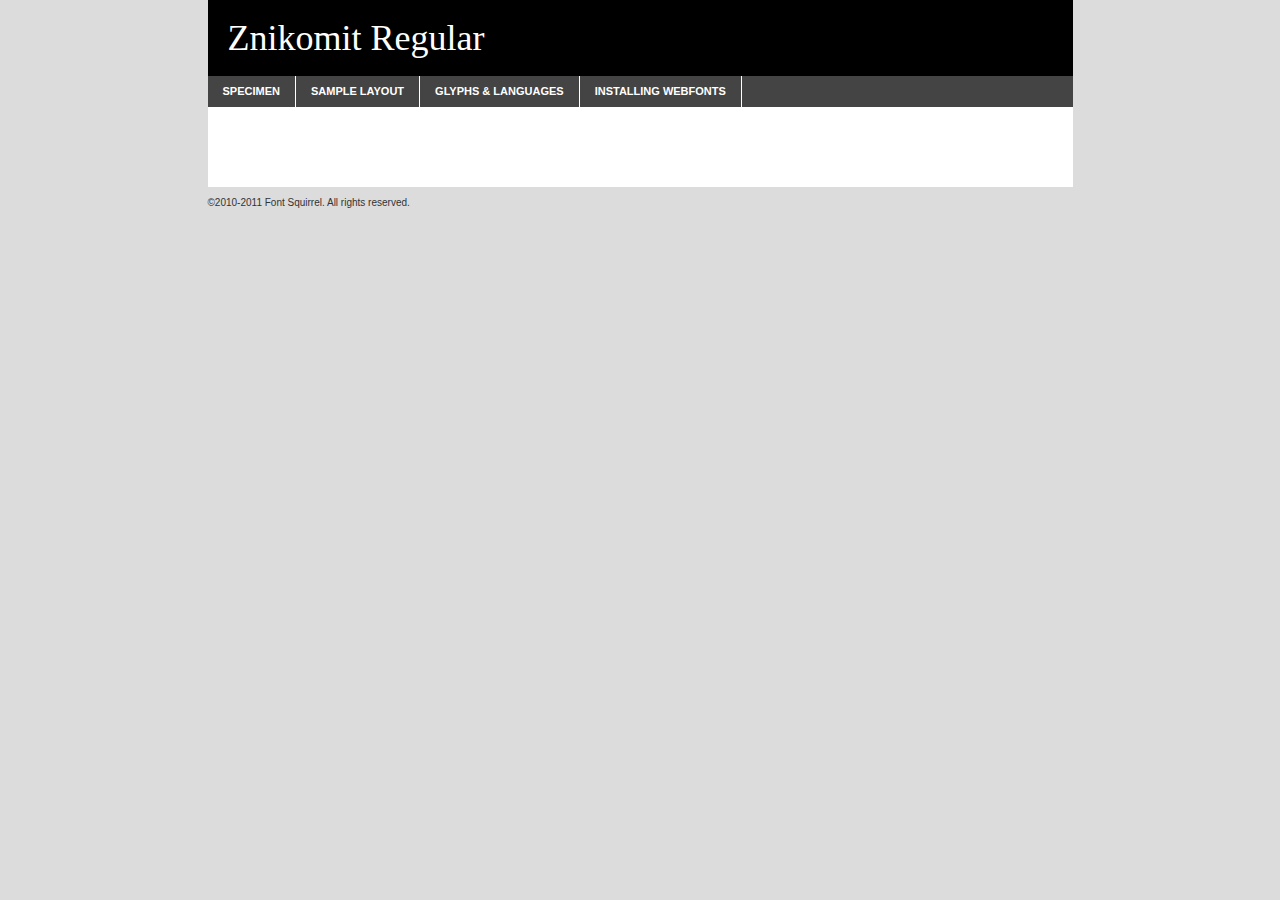
<file: fonts/znikomit/znikomit-demo.html>
<!DOCTYPE html PUBLIC "-//W3C//DTD XHTML 1.0 Transitional//EN"
	"http://www.w3.org/TR/xhtml1/DTD/xhtml1-transitional.dtd">

<html xmlns="http://www.w3.org/1999/xhtml" xml:lang="en" lang="en">
<head>
	<meta http-equiv="Content-Type" content="text/html; charset=utf-8" />
	<script src="http://ajax.googleapis.com/ajax/libs/jquery/1.7.2/jquery.min.js" type="text/javascript" charset="utf-8"></script>
	<script src="specimen_files/easytabs.js" type="text/javascript" charset="utf-8"></script>
	<link rel="stylesheet" href="specimen_files/specimen_stylesheet.css" type="text/css" charset="utf-8" />
	<link rel="stylesheet" href="stylesheet.css" type="text/css" charset="utf-8" />

	<style type="text/css">
					body{
				font-family: 'znikomitregular';
							}
		</style>

	<title>Znikomit Regular Specimen</title>
	
	
	<script type="text/javascript" charset="utf-8">
		$(document).ready(function() {
			$('#container').easyTabs({defaultContent:1});
		});
	</script>
</head>

<body>
<div id="container">
	<div id="header">
		Znikomit Regular	</div>
	<ul class="tabs">
		<li><a href="#specimen">Specimen</a></li>
		<li><a href="#layout">Sample Layout</a></li>
				<li><a href="#glyphs">Glyphs &amp; Languages</a></li>
		<li><a href="#installing">Installing Webfonts</a></li>
		
	</ul>
	
	<div id="main_content">

		
			<div id="specimen">
		
				<div class="section">
					<div class="grid12 firstcol">
						<div class="huge">AaBb</div>
					</div>
				</div>
		
				<div class="section">
					<div class="glyph_range">A&#x200B;B&#x200b;C&#x200b;D&#x200b;E&#x200b;F&#x200b;G&#x200b;H&#x200b;I&#x200b;J&#x200b;K&#x200b;L&#x200b;M&#x200b;N&#x200b;O&#x200b;P&#x200b;Q&#x200b;R&#x200b;S&#x200b;T&#x200b;U&#x200b;V&#x200b;W&#x200b;X&#x200b;Y&#x200b;Z&#x200b;a&#x200b;b&#x200b;c&#x200b;d&#x200b;e&#x200b;f&#x200b;g&#x200b;h&#x200b;i&#x200b;j&#x200b;k&#x200b;l&#x200b;m&#x200b;n&#x200b;o&#x200b;p&#x200b;q&#x200b;r&#x200b;s&#x200b;t&#x200b;u&#x200b;v&#x200b;w&#x200b;x&#x200b;y&#x200b;z&#x200b;1&#x200b;2&#x200b;3&#x200b;4&#x200b;5&#x200b;6&#x200b;7&#x200b;8&#x200b;9&#x200b;0&#x200b;&amp;&#x200b;.&#x200b;,&#x200b;?&#x200b;!&#x200b;&#64;&#x200b;(&#x200b;)&#x200b;#&#x200b;$&#x200b;%&#x200b;*&#x200b;+&#x200b;-&#x200b;=&#x200b;:&#x200b;;</div>
				</div>
				<div class="section">
					<div class="grid12 firstcol">
						<table class="sample_table">
							<tr><td>10</td><td class="size10">abcdefghijklmnopqrstuvwxyzABCDEFGHIJKLMNOPQRSTUVWXYZ0123456789abcdefghijklmnopqrstuvwxyzABCDEFGHIJKLMNOPQRSTUVWXYZ0123456789abcdefghijklmnopqrstuvwxyzABCDEFGHIJKLMNOPQRSTUVWXYZ</td></tr>
							<tr><td>11</td><td class="size11">abcdefghijklmnopqrstuvwxyzABCDEFGHIJKLMNOPQRSTUVWXYZ0123456789abcdefghijklmnopqrstuvwxyzABCDEFGHIJKLMNOPQRSTUVWXYZ0123456789abcdefghijklmnopqrstuvwxyzABCDEFGHIJKLMNOPQRSTUVWXYZ</td></tr>
							<tr><td>12</td><td class="size12">abcdefghijklmnopqrstuvwxyzABCDEFGHIJKLMNOPQRSTUVWXYZ0123456789abcdefghijklmnopqrstuvwxyzABCDEFGHIJKLMNOPQRSTUVWXYZ0123456789abcdefghijklmnopqrstuvwxyzABCDEFGHIJKLMNOPQRSTUVWXYZ</td></tr>
							<tr><td>13</td><td class="size13">abcdefghijklmnopqrstuvwxyzABCDEFGHIJKLMNOPQRSTUVWXYZ0123456789abcdefghijklmnopqrstuvwxyzABCDEFGHIJKLMNOPQRSTUVWXYZ0123456789abcdefghijklmnopqrstuvwxyzABCDEFGHIJKLMNOPQRSTUVWXYZ</td></tr>
							<tr><td>14</td><td class="size14">abcdefghijklmnopqrstuvwxyzABCDEFGHIJKLMNOPQRSTUVWXYZ0123456789abcdefghijklmnopqrstuvwxyzABCDEFGHIJKLMNOPQRSTUVWXYZ0123456789abcdefghijklmnopqrstuvwxyzABCDEFGHIJKLMNOPQRSTUVWXYZ</td></tr>
							<tr><td>16</td><td class="size16">abcdefghijklmnopqrstuvwxyzABCDEFGHIJKLMNOPQRSTUVWXYZ0123456789abcdefghijklmnopqrstuvwxyzABCDEFGHIJKLMNOPQRSTUVWXYZ</td></tr>
							<tr><td>18</td><td class="size18">abcdefghijklmnopqrstuvwxyzABCDEFGHIJKLMNOPQRSTUVWXYZ0123456789abcdefghijklmnopqrstuvwxyzABCDEFGHIJKLMNOPQRSTUVWXYZ</td></tr>
							<tr><td>20</td><td class="size20">abcdefghijklmnopqrstuvwxyzABCDEFGHIJKLMNOPQRSTUVWXYZ0123456789abcdefghijklmnopqrstuvwxyzABCDEFGHIJKLMNOPQRSTUVWXYZ</td></tr>
							<tr><td>24</td><td class="size24">abcdefghijklmnopqrstuvwxyzABCDEFGHIJKLMNOPQRSTUVWXYZ0123456789abcdefghijklmnopqrstuvwxyzABCDEFGHIJKLMNOPQRSTUVWXYZ</td></tr>
							<tr><td>30</td><td class="size30">abcdefghijklmnopqrstuvwxyzABCDEFGHIJKLMNOPQRSTUVWXYZ0123456789abcdefghijklmnopqrstuvwxyzABCDEFGHIJKLMNOPQRSTUVWXYZ</td></tr>
							<tr><td>36</td><td class="size36">abcdefghijklmnopqrstuvwxyzABCDEFGHIJKLMNOPQRSTUVWXYZ0123456789abcdefghijklmnopqrstuvwxyzABCDEFGHIJKLMNOPQRSTUVWXYZ</td></tr>
							<tr><td>48</td><td class="size48">abcdefghijklmnopqrstuvwxyzABCDEFGHIJKLMNOPQRSTUVWXYZ0123456789abcdefghijklmnopqrstuvwxyzABCDEFGHIJKLMNOPQRSTUVWXYZ</td></tr>
							<tr><td>60</td><td class="size60">abcdefghijklmnopqrstuvwxyzABCDEFGHIJKLMNOPQRSTUVWXYZ0123456789abcdefghijklmnopqrstuvwxyzABCDEFGHIJKLMNOPQRSTUVWXYZ</td></tr>
							<tr><td>72</td><td class="size72">abcdefghijklmnopqrstuvwxyzABCDEFGHIJKLMNOPQRSTUVWXYZ0123456789abcdefghijklmnopqrstuvwxyzABCDEFGHIJKLMNOPQRSTUVWXYZ</td></tr>
							<tr><td>90</td><td class="size90">abcdefghijklmnopqrstuvwxyzABCDEFGHIJKLMNOPQRSTUVWXYZ0123456789abcdefghijklmnopqrstuvwxyzABCDEFGHIJKLMNOPQRSTUVWXYZ</td></tr>
						</table>
				
					</div>
			
				</div>
		
		
		
								<div class="section" id="bodycomparison">


										<div id="xheight">
				<div class="fontbody">&#x25FC;&#x25FC;&#x25FC;&#x25FC;&#x25FC;&#x25FC;&#x25FC;&#x25FC;&#x25FC;&#x25FC;&#x25FC;&#x25FC;&#x25FC;&#x25FC;&#x25FC;&#x25FC;&#x25FC;&#x25FC;&#x25FC;&#x25FC;&#x25FC;&#x25FC;&#x25FC;&#x25FC;&#x25FC;&#x25FC;&#x25FC;&#x25FC;&#x25FC;&#x25FC;&#x25FC;&#x25FC;&#x25FC;&#x25FC;&#x25FC;&#x25FC;&#x25FC;&#x25FC;&#x25FC;&#x25FC;&#x25FC;&#x25FC;&#x25FC;&#x25FC;&#x25FC;&#x25FC;&#x25FC;&#x25FC;&#x25FC;&#x25FC;&#x25FC;&#x25FC;&#x25FC;&#x25FC;&#x25FC;&#x25FC;&#x25FC;&#x25FC;&#x25FC;&#x25FC;&#x25FC;&#x25FC;&#x25FC;&#x25FC;&#x25FC;&#x25FC;&#x25FC;&#x25FC;&#x25FC;&#x25FC;&#x25FC;&#x25FC;&#x25FC;&#x25FC;&#x25FC;&#x25FC;&#x25FC;&#x25FC;&#x25FC;&#x25FC;&#x25FC;&#x25FC;&#x25FC;&#x25FC;&#x25FC;&#x25FC;&#x25FC;&#x25FC;&#x25FC;&#x25FC;&#x25FC;&#x25FC;&#x25FC;&#x25FC;&#x25FC;&#x25FC;&#x25FC;&#x25FC;&#x25FC;body</div><div class="arialbody">body</div><div class="verdanabody">body</div><div class="georgiabody">body</div></div>
										<div class="fontbody" style="z-index:1">
											body<span>Znikomit Regular</span>
										</div>
										<div class="arialbody" style="z-index:1">
											body<span>Arial</span>
										</div>
										<div class="verdanabody" style="z-index:1">
											body<span>Verdana</span>
										</div>
										<div class="georgiabody" style="z-index:1">
											body<span>Georgia</span>
										</div>



								</div>
		
		
				<div class="section psample psample_row1" id="">
					
					<div class="grid2 firstcol">
						<p class="size10"><span>10.</span>Aenean lacinia bibendum nulla sed consectetur. Fusce dapibus, tellus ac cursus commodo, tortor mauris condimentum nibh, ut fermentum massa justo sit amet risus. Nullam id dolor id nibh ultricies vehicula ut id elit. Cum sociis natoque penatibus et magnis dis parturient montes, nascetur ridiculus mus. Nulla vitae elit libero, a pharetra augue.</p>
			
					</div>
					<div class="grid3">
						<p class="size11"><span>11.</span>Aenean lacinia bibendum nulla sed consectetur. Fusce dapibus, tellus ac cursus commodo, tortor mauris condimentum nibh, ut fermentum massa justo sit amet risus. Nullam id dolor id nibh ultricies vehicula ut id elit. Cum sociis natoque penatibus et magnis dis parturient montes, nascetur ridiculus mus. Nulla vitae elit libero, a pharetra augue.</p>
			
					</div>
					<div class="grid3">
						<p class="size12"><span>12.</span>Aenean lacinia bibendum nulla sed consectetur. Fusce dapibus, tellus ac cursus commodo, tortor mauris condimentum nibh, ut fermentum massa justo sit amet risus. Nullam id dolor id nibh ultricies vehicula ut id elit. Cum sociis natoque penatibus et magnis dis parturient montes, nascetur ridiculus mus. Nulla vitae elit libero, a pharetra augue.</p>
			
					</div>
					<div class="grid4">
						<p class="size13"><span>13.</span>Aenean lacinia bibendum nulla sed consectetur. Fusce dapibus, tellus ac cursus commodo, tortor mauris condimentum nibh, ut fermentum massa justo sit amet risus. Nullam id dolor id nibh ultricies vehicula ut id elit. Cum sociis natoque penatibus et magnis dis parturient montes, nascetur ridiculus mus. Nulla vitae elit libero, a pharetra augue.</p>
			
					</div>
					<div class="white_blend"></div>
					
				</div>
				<div class="section psample psample_row2" id="">
					<div class="grid3 firstcol">
						<p class="size14"><span>14.</span>Aenean lacinia bibendum nulla sed consectetur. Fusce dapibus, tellus ac cursus commodo, tortor mauris condimentum nibh, ut fermentum massa justo sit amet risus. Nullam id dolor id nibh ultricies vehicula ut id elit. Cum sociis natoque penatibus et magnis dis parturient montes, nascetur ridiculus mus. Nulla vitae elit libero, a pharetra augue.</p>
			
					</div>
					<div class="grid4">
						<p class="size16"><span>16.</span>Aenean lacinia bibendum nulla sed consectetur. Fusce dapibus, tellus ac cursus commodo, tortor mauris condimentum nibh, ut fermentum massa justo sit amet risus. Nullam id dolor id nibh ultricies vehicula ut id elit. Cum sociis natoque penatibus et magnis dis parturient montes, nascetur ridiculus mus. Nulla vitae elit libero, a pharetra augue.</p>
			
					</div>
					<div class="grid5">
						<p class="size18"><span>18.</span>Aenean lacinia bibendum nulla sed consectetur. Fusce dapibus, tellus ac cursus commodo, tortor mauris condimentum nibh, ut fermentum massa justo sit amet risus. Nullam id dolor id nibh ultricies vehicula ut id elit. Cum sociis natoque penatibus et magnis dis parturient montes, nascetur ridiculus mus. Nulla vitae elit libero, a pharetra augue.</p>
			
					</div>

					<div class="white_blend"></div>

				</div>
				
				<div class="section psample psample_row3" id="">
					<div class="grid5 firstcol">
						<p class="size20"><span>20.</span>Aenean lacinia bibendum nulla sed consectetur. Fusce dapibus, tellus ac cursus commodo, tortor mauris condimentum nibh, ut fermentum massa justo sit amet risus. Nullam id dolor id nibh ultricies vehicula ut id elit. Cum sociis natoque penatibus et magnis dis parturient montes, nascetur ridiculus mus. Nulla vitae elit libero, a pharetra augue.</p>
					</div>
					<div class="grid7">
						<p class="size24"><span>24.</span>Aenean lacinia bibendum nulla sed consectetur. Fusce dapibus, tellus ac cursus commodo, tortor mauris condimentum nibh, ut fermentum massa justo sit amet risus. Nullam id dolor id nibh ultricies vehicula ut id elit. Cum sociis natoque penatibus et magnis dis parturient montes, nascetur ridiculus mus. Nulla vitae elit libero, a pharetra augue.</p>
					</div>
					
					<div class="white_blend"></div>
					
				</div>
				
				<div class="section psample psample_row4" id="">
					<div class="grid12 firstcol">
						<p class="size30"><span>30.</span>Aenean lacinia bibendum nulla sed consectetur. Fusce dapibus, tellus ac cursus commodo, tortor mauris condimentum nibh, ut fermentum massa justo sit amet risus. Nullam id dolor id nibh ultricies vehicula ut id elit. Cum sociis natoque penatibus et magnis dis parturient montes, nascetur ridiculus mus. Nulla vitae elit libero, a pharetra augue.</p>
					</div>
					<div class="white_blend"></div>
					
				</div>
				
				
				
				<div class="section psample psample_row1 fullreverse">
					<div class="grid2 firstcol">
						<p class="size10"><span>10.</span>Aenean lacinia bibendum nulla sed consectetur. Fusce dapibus, tellus ac cursus commodo, tortor mauris condimentum nibh, ut fermentum massa justo sit amet risus. Nullam id dolor id nibh ultricies vehicula ut id elit. Cum sociis natoque penatibus et magnis dis parturient montes, nascetur ridiculus mus. Nulla vitae elit libero, a pharetra augue.</p>
			
					</div>
					<div class="grid3">
						<p class="size11"><span>11.</span>Aenean lacinia bibendum nulla sed consectetur. Fusce dapibus, tellus ac cursus commodo, tortor mauris condimentum nibh, ut fermentum massa justo sit amet risus. Nullam id dolor id nibh ultricies vehicula ut id elit. Cum sociis natoque penatibus et magnis dis parturient montes, nascetur ridiculus mus. Nulla vitae elit libero, a pharetra augue.</p>
			
					</div>
					<div class="grid3">
						<p class="size12"><span>12.</span>Aenean lacinia bibendum nulla sed consectetur. Fusce dapibus, tellus ac cursus commodo, tortor mauris condimentum nibh, ut fermentum massa justo sit amet risus. Nullam id dolor id nibh ultricies vehicula ut id elit. Cum sociis natoque penatibus et magnis dis parturient montes, nascetur ridiculus mus. Nulla vitae elit libero, a pharetra augue.</p>
			
					</div>
					<div class="grid4">
						<p class="size13"><span>13.</span>Aenean lacinia bibendum nulla sed consectetur. Fusce dapibus, tellus ac cursus commodo, tortor mauris condimentum nibh, ut fermentum massa justo sit amet risus. Nullam id dolor id nibh ultricies vehicula ut id elit. Cum sociis natoque penatibus et magnis dis parturient montes, nascetur ridiculus mus. Nulla vitae elit libero, a pharetra augue.</p>
			
					</div>
					<div class="black_blend"></div>
					
				</div>
				
				<div class="section psample psample_row2 fullreverse">
					<div class="grid3 firstcol">
						<p class="size14"><span>14.</span>Aenean lacinia bibendum nulla sed consectetur. Fusce dapibus, tellus ac cursus commodo, tortor mauris condimentum nibh, ut fermentum massa justo sit amet risus. Nullam id dolor id nibh ultricies vehicula ut id elit. Cum sociis natoque penatibus et magnis dis parturient montes, nascetur ridiculus mus. Nulla vitae elit libero, a pharetra augue.</p>
			
					</div>
					<div class="grid4">
						<p class="size16"><span>16.</span>Aenean lacinia bibendum nulla sed consectetur. Fusce dapibus, tellus ac cursus commodo, tortor mauris condimentum nibh, ut fermentum massa justo sit amet risus. Nullam id dolor id nibh ultricies vehicula ut id elit. Cum sociis natoque penatibus et magnis dis parturient montes, nascetur ridiculus mus. Nulla vitae elit libero, a pharetra augue.</p>
			
					</div>
					<div class="grid5">
						<p class="size18"><span>18.</span>Aenean lacinia bibendum nulla sed consectetur. Fusce dapibus, tellus ac cursus commodo, tortor mauris condimentum nibh, ut fermentum massa justo sit amet risus. Nullam id dolor id nibh ultricies vehicula ut id elit. Cum sociis natoque penatibus et magnis dis parturient montes, nascetur ridiculus mus. Nulla vitae elit libero, a pharetra augue.</p>
			
					</div>
					<div class="black_blend"></div>

				</div>
				
				<div class="section psample fullreverse psample_row3" id="">
					<div class="grid5 firstcol">
						<p class="size20"><span>20.</span>Aenean lacinia bibendum nulla sed consectetur. Fusce dapibus, tellus ac cursus commodo, tortor mauris condimentum nibh, ut fermentum massa justo sit amet risus. Nullam id dolor id nibh ultricies vehicula ut id elit. Cum sociis natoque penatibus et magnis dis parturient montes, nascetur ridiculus mus. Nulla vitae elit libero, a pharetra augue.</p>
					</div>
					<div class="grid7">
						<p class="size24"><span>24.</span>Aenean lacinia bibendum nulla sed consectetur. Fusce dapibus, tellus ac cursus commodo, tortor mauris condimentum nibh, ut fermentum massa justo sit amet risus. Nullam id dolor id nibh ultricies vehicula ut id elit. Cum sociis natoque penatibus et magnis dis parturient montes, nascetur ridiculus mus. Nulla vitae elit libero, a pharetra augue.</p>
					</div>
					
					<div class="black_blend"></div>
					
				</div>
				
				<div class="section psample fullreverse psample_row4" id="" style="border-bottom: 20px #000 solid;">
					<div class="grid12 firstcol">
						<p class="size30"><span>30.</span>Aenean lacinia bibendum nulla sed consectetur. Fusce dapibus, tellus ac cursus commodo, tortor mauris condimentum nibh, ut fermentum massa justo sit amet risus. Nullam id dolor id nibh ultricies vehicula ut id elit. Cum sociis natoque penatibus et magnis dis parturient montes, nascetur ridiculus mus. Nulla vitae elit libero, a pharetra augue.</p>
					</div>
					<div class="black_blend"></div>
					
				</div>
				
				
				
				
			</div>
			
			<div id="layout">
				
				<div class="section">
					
					<div class="grid12 firstcol">
						<h1>Lorem Ipsum Dolor</h1>
						<h2>Etiam porta sem malesuada magna mollis euismod</h2>
						
						<p class="byline">By <a href="#link">Aenean Lacinia</a></p>
					</div>
				</div>
				<div class="section">
					<div class="grid8 firstcol">
						<p class="large">Donec sed odio dui. Morbi leo risus, porta ac consectetur ac, vestibulum at eros. Fusce dapibus, tellus ac cursus commodo, tortor mauris condimentum nibh, ut fermentum massa justo sit amet risus. </p>

						
						<h3>Pellentesque ornare sem</h3>

						<p>Maecenas sed diam eget risus varius blandit sit amet non magna. Maecenas faucibus mollis interdum. Donec ullamcorper nulla non metus auctor fringilla. Nullam id dolor id nibh ultricies vehicula ut id elit. Nullam id dolor id nibh ultricies vehicula ut id elit. </p>

						<p>Aenean eu leo quam. Pellentesque ornare sem lacinia quam venenatis vestibulum. Lorem ipsum dolor sit amet, consectetur adipiscing elit. Cum sociis natoque penatibus et magnis dis parturient montes, nascetur ridiculus mus. </p>

						<p>Nulla vitae elit libero, a pharetra augue. Praesent commodo cursus magna, vel scelerisque nisl consectetur et. Aenean lacinia bibendum nulla sed consectetur. </p>

						<p>Nullam quis risus eget urna mollis ornare vel eu leo. Nullam quis risus eget urna mollis ornare vel eu leo. Maecenas sed diam eget risus varius blandit sit amet non magna. Donec ullamcorper nulla non metus auctor fringilla. </p>

						<h3>Cras mattis consectetur</h3>

						<p>Aenean eu leo quam. Pellentesque ornare sem lacinia quam venenatis vestibulum. Aenean lacinia bibendum nulla sed consectetur. Integer posuere erat a ante venenatis dapibus posuere velit aliquet. Cras mattis consectetur purus sit amet fermentum. </p>

						<p>Nullam id dolor id nibh ultricies vehicula ut id elit. Nullam quis risus eget urna mollis ornare vel eu leo. Cras mattis consectetur purus sit amet fermentum.</p>
					</div>
					
					<div class="grid4 sidebar">
						
						<div class="box reverse">
							<p class="last">Nullam quis risus eget urna mollis ornare vel eu leo. Donec ullamcorper nulla non metus auctor fringilla. Cras mattis consectetur purus sit amet fermentum. Sed posuere consectetur est at lobortis. Lorem ipsum dolor sit amet, consectetur adipiscing elit. </p>
						</div>
						
						<p class="caption">Maecenas sed diam eget risus varius.</p>

						<p>Vestibulum id ligula porta felis euismod semper. Integer posuere erat a ante venenatis dapibus posuere velit aliquet. Vestibulum id ligula porta felis euismod semper. Sed posuere consectetur est at lobortis. Maecenas sed diam eget risus varius blandit sit amet non magna. Fusce dapibus, tellus ac cursus commodo, tortor mauris condimentum nibh, ut fermentum massa justo sit amet risus. </p>

					

						<p>Duis mollis, est non commodo luctus, nisi erat porttitor ligula, eget lacinia odio sem nec elit. Aenean lacinia bibendum nulla sed consectetur. Vivamus sagittis lacus vel augue laoreet rutrum faucibus dolor auctor. Aenean lacinia bibendum nulla sed consectetur. Nullam quis risus eget urna mollis ornare vel eu leo. </p>

						<p>Praesent commodo cursus magna, vel scelerisque nisl consectetur et. Donec ullamcorper nulla non metus auctor fringilla. Maecenas faucibus mollis interdum. Fusce dapibus, tellus ac cursus commodo, tortor mauris condimentum nibh, ut fermentum massa justo sit amet risus. </p>

					</div>
				</div>
				
			</div>


			



		<div id="glyphs">
			<div class="section">
				<div class="grid12 firstcol">
			
				<h1>Language Support</h1>
				<p>The subset of Znikomit Regular in this kit supports the following languages:<br />
			
					Albanian, Basque, Breton, Chamorro, Danish, Dutch, English, Faroese, Finnish, French, Frisian, Galician, German, Icelandic, Italian, Malagasy, Norwegian, Portuguese, Spanish, Swedish				</p>
				<h1>Glyph Chart</h1>
				<p>The subset of Znikomit Regular in this kit includes all the glyphs listed below. Unicode entities are included above each glyph to help you insert individual characters into your layout.</p>
				<div id="glyph_chart">
			
																				 <div><p>&amp;#13;</p>&#13;</div>
																				 <div><p>&amp;#32;</p>&#32;</div>
																				 <div><p>&amp;#33;</p>&#33;</div>
																				 <div><p>&amp;#34;</p>&#34;</div>
																				 <div><p>&amp;#35;</p>&#35;</div>
																				 <div><p>&amp;#36;</p>&#36;</div>
																				 <div><p>&amp;#37;</p>&#37;</div>
																				 <div><p>&amp;#38;</p>&#38;</div>
																				 <div><p>&amp;#39;</p>&#39;</div>
																				 <div><p>&amp;#40;</p>&#40;</div>
																				 <div><p>&amp;#41;</p>&#41;</div>
																				 <div><p>&amp;#42;</p>&#42;</div>
																				 <div><p>&amp;#43;</p>&#43;</div>
																				 <div><p>&amp;#44;</p>&#44;</div>
																				 <div><p>&amp;#45;</p>&#45;</div>
																				 <div><p>&amp;#46;</p>&#46;</div>
																				 <div><p>&amp;#47;</p>&#47;</div>
																				 <div><p>&amp;#48;</p>&#48;</div>
																				 <div><p>&amp;#49;</p>&#49;</div>
																				 <div><p>&amp;#50;</p>&#50;</div>
																				 <div><p>&amp;#51;</p>&#51;</div>
																				 <div><p>&amp;#52;</p>&#52;</div>
																				 <div><p>&amp;#53;</p>&#53;</div>
																				 <div><p>&amp;#54;</p>&#54;</div>
																				 <div><p>&amp;#55;</p>&#55;</div>
																				 <div><p>&amp;#56;</p>&#56;</div>
																				 <div><p>&amp;#57;</p>&#57;</div>
																				 <div><p>&amp;#58;</p>&#58;</div>
																				 <div><p>&amp;#59;</p>&#59;</div>
																				 <div><p>&amp;#60;</p>&#60;</div>
																				 <div><p>&amp;#61;</p>&#61;</div>
																				 <div><p>&amp;#62;</p>&#62;</div>
																				 <div><p>&amp;#63;</p>&#63;</div>
																				 <div><p>&amp;#64;</p>&#64;</div>
																				 <div><p>&amp;#65;</p>&#65;</div>
																				 <div><p>&amp;#66;</p>&#66;</div>
																				 <div><p>&amp;#67;</p>&#67;</div>
																				 <div><p>&amp;#68;</p>&#68;</div>
																				 <div><p>&amp;#69;</p>&#69;</div>
																				 <div><p>&amp;#70;</p>&#70;</div>
																				 <div><p>&amp;#71;</p>&#71;</div>
																				 <div><p>&amp;#72;</p>&#72;</div>
																				 <div><p>&amp;#73;</p>&#73;</div>
																				 <div><p>&amp;#74;</p>&#74;</div>
																				 <div><p>&amp;#75;</p>&#75;</div>
																				 <div><p>&amp;#76;</p>&#76;</div>
																				 <div><p>&amp;#77;</p>&#77;</div>
																				 <div><p>&amp;#78;</p>&#78;</div>
																				 <div><p>&amp;#79;</p>&#79;</div>
																				 <div><p>&amp;#80;</p>&#80;</div>
																				 <div><p>&amp;#81;</p>&#81;</div>
																				 <div><p>&amp;#82;</p>&#82;</div>
																				 <div><p>&amp;#83;</p>&#83;</div>
																				 <div><p>&amp;#84;</p>&#84;</div>
																				 <div><p>&amp;#85;</p>&#85;</div>
																				 <div><p>&amp;#86;</p>&#86;</div>
																				 <div><p>&amp;#87;</p>&#87;</div>
																				 <div><p>&amp;#88;</p>&#88;</div>
																				 <div><p>&amp;#89;</p>&#89;</div>
																				 <div><p>&amp;#90;</p>&#90;</div>
																				 <div><p>&amp;#91;</p>&#91;</div>
																				 <div><p>&amp;#92;</p>&#92;</div>
																				 <div><p>&amp;#93;</p>&#93;</div>
																				 <div><p>&amp;#94;</p>&#94;</div>
																				 <div><p>&amp;#95;</p>&#95;</div>
																				 <div><p>&amp;#96;</p>&#96;</div>
																				 <div><p>&amp;#97;</p>&#97;</div>
																				 <div><p>&amp;#98;</p>&#98;</div>
																				 <div><p>&amp;#99;</p>&#99;</div>
																				 <div><p>&amp;#100;</p>&#100;</div>
																				 <div><p>&amp;#101;</p>&#101;</div>
																				 <div><p>&amp;#102;</p>&#102;</div>
																				 <div><p>&amp;#103;</p>&#103;</div>
																				 <div><p>&amp;#104;</p>&#104;</div>
																				 <div><p>&amp;#105;</p>&#105;</div>
																				 <div><p>&amp;#106;</p>&#106;</div>
																				 <div><p>&amp;#107;</p>&#107;</div>
																				 <div><p>&amp;#108;</p>&#108;</div>
																				 <div><p>&amp;#109;</p>&#109;</div>
																				 <div><p>&amp;#110;</p>&#110;</div>
																				 <div><p>&amp;#111;</p>&#111;</div>
																				 <div><p>&amp;#112;</p>&#112;</div>
																				 <div><p>&amp;#113;</p>&#113;</div>
																				 <div><p>&amp;#114;</p>&#114;</div>
																				 <div><p>&amp;#115;</p>&#115;</div>
																				 <div><p>&amp;#116;</p>&#116;</div>
																				 <div><p>&amp;#117;</p>&#117;</div>
																				 <div><p>&amp;#118;</p>&#118;</div>
																				 <div><p>&amp;#119;</p>&#119;</div>
																				 <div><p>&amp;#120;</p>&#120;</div>
																				 <div><p>&amp;#121;</p>&#121;</div>
																				 <div><p>&amp;#122;</p>&#122;</div>
																				 <div><p>&amp;#123;</p>&#123;</div>
																				 <div><p>&amp;#124;</p>&#124;</div>
																				 <div><p>&amp;#125;</p>&#125;</div>
																				 <div><p>&amp;#126;</p>&#126;</div>
																				 <div><p>&amp;#160;</p>&#160;</div>
																				 <div><p>&amp;#161;</p>&#161;</div>
																				 <div><p>&amp;#162;</p>&#162;</div>
																				 <div><p>&amp;#163;</p>&#163;</div>
																				 <div><p>&amp;#164;</p>&#164;</div>
																				 <div><p>&amp;#165;</p>&#165;</div>
																				 <div><p>&amp;#166;</p>&#166;</div>
																				 <div><p>&amp;#167;</p>&#167;</div>
																				 <div><p>&amp;#168;</p>&#168;</div>
																				 <div><p>&amp;#169;</p>&#169;</div>
																				 <div><p>&amp;#170;</p>&#170;</div>
																				 <div><p>&amp;#171;</p>&#171;</div>
																				 <div><p>&amp;#172;</p>&#172;</div>
																				 <div><p>&amp;#173;</p>&#173;</div>
																				 <div><p>&amp;#174;</p>&#174;</div>
																				 <div><p>&amp;#175;</p>&#175;</div>
																				 <div><p>&amp;#176;</p>&#176;</div>
																				 <div><p>&amp;#177;</p>&#177;</div>
																				 <div><p>&amp;#178;</p>&#178;</div>
																				 <div><p>&amp;#179;</p>&#179;</div>
																				 <div><p>&amp;#180;</p>&#180;</div>
																				 <div><p>&amp;#181;</p>&#181;</div>
																				 <div><p>&amp;#182;</p>&#182;</div>
																				 <div><p>&amp;#183;</p>&#183;</div>
																				 <div><p>&amp;#184;</p>&#184;</div>
																				 <div><p>&amp;#185;</p>&#185;</div>
																				 <div><p>&amp;#186;</p>&#186;</div>
																				 <div><p>&amp;#187;</p>&#187;</div>
																				 <div><p>&amp;#188;</p>&#188;</div>
																				 <div><p>&amp;#189;</p>&#189;</div>
																				 <div><p>&amp;#190;</p>&#190;</div>
																				 <div><p>&amp;#191;</p>&#191;</div>
																				 <div><p>&amp;#192;</p>&#192;</div>
																				 <div><p>&amp;#193;</p>&#193;</div>
																				 <div><p>&amp;#194;</p>&#194;</div>
																				 <div><p>&amp;#195;</p>&#195;</div>
																				 <div><p>&amp;#196;</p>&#196;</div>
																				 <div><p>&amp;#197;</p>&#197;</div>
																				 <div><p>&amp;#198;</p>&#198;</div>
																				 <div><p>&amp;#199;</p>&#199;</div>
																				 <div><p>&amp;#200;</p>&#200;</div>
																				 <div><p>&amp;#201;</p>&#201;</div>
																				 <div><p>&amp;#202;</p>&#202;</div>
																				 <div><p>&amp;#203;</p>&#203;</div>
																				 <div><p>&amp;#204;</p>&#204;</div>
																				 <div><p>&amp;#205;</p>&#205;</div>
																				 <div><p>&amp;#206;</p>&#206;</div>
																				 <div><p>&amp;#207;</p>&#207;</div>
																				 <div><p>&amp;#208;</p>&#208;</div>
																				 <div><p>&amp;#209;</p>&#209;</div>
																				 <div><p>&amp;#210;</p>&#210;</div>
																				 <div><p>&amp;#211;</p>&#211;</div>
																				 <div><p>&amp;#212;</p>&#212;</div>
																				 <div><p>&amp;#213;</p>&#213;</div>
																				 <div><p>&amp;#214;</p>&#214;</div>
																				 <div><p>&amp;#215;</p>&#215;</div>
																				 <div><p>&amp;#216;</p>&#216;</div>
																				 <div><p>&amp;#217;</p>&#217;</div>
																				 <div><p>&amp;#218;</p>&#218;</div>
																				 <div><p>&amp;#219;</p>&#219;</div>
																				 <div><p>&amp;#220;</p>&#220;</div>
																				 <div><p>&amp;#221;</p>&#221;</div>
																				 <div><p>&amp;#222;</p>&#222;</div>
																				 <div><p>&amp;#223;</p>&#223;</div>
																				 <div><p>&amp;#224;</p>&#224;</div>
																				 <div><p>&amp;#225;</p>&#225;</div>
																				 <div><p>&amp;#226;</p>&#226;</div>
																				 <div><p>&amp;#227;</p>&#227;</div>
																				 <div><p>&amp;#228;</p>&#228;</div>
																				 <div><p>&amp;#229;</p>&#229;</div>
																				 <div><p>&amp;#230;</p>&#230;</div>
																				 <div><p>&amp;#231;</p>&#231;</div>
																				 <div><p>&amp;#232;</p>&#232;</div>
																				 <div><p>&amp;#233;</p>&#233;</div>
																				 <div><p>&amp;#234;</p>&#234;</div>
																				 <div><p>&amp;#235;</p>&#235;</div>
																				 <div><p>&amp;#236;</p>&#236;</div>
																				 <div><p>&amp;#237;</p>&#237;</div>
																				 <div><p>&amp;#238;</p>&#238;</div>
																				 <div><p>&amp;#239;</p>&#239;</div>
																				 <div><p>&amp;#240;</p>&#240;</div>
																				 <div><p>&amp;#241;</p>&#241;</div>
																				 <div><p>&amp;#242;</p>&#242;</div>
																				 <div><p>&amp;#243;</p>&#243;</div>
																				 <div><p>&amp;#244;</p>&#244;</div>
																				 <div><p>&amp;#245;</p>&#245;</div>
																				 <div><p>&amp;#246;</p>&#246;</div>
																				 <div><p>&amp;#247;</p>&#247;</div>
																				 <div><p>&amp;#248;</p>&#248;</div>
																				 <div><p>&amp;#249;</p>&#249;</div>
																				 <div><p>&amp;#250;</p>&#250;</div>
																				 <div><p>&amp;#251;</p>&#251;</div>
																				 <div><p>&amp;#252;</p>&#252;</div>
																				 <div><p>&amp;#253;</p>&#253;</div>
																				 <div><p>&amp;#254;</p>&#254;</div>
																				 <div><p>&amp;#255;</p>&#255;</div>
																				 <div><p>&amp;#338;</p>&#338;</div>
																				 <div><p>&amp;#339;</p>&#339;</div>
																				 <div><p>&amp;#376;</p>&#376;</div>
																				 <div><p>&amp;#710;</p>&#710;</div>
																				 <div><p>&amp;#732;</p>&#732;</div>
																				 <div><p>&amp;#8192;</p>&#8192;</div>
																				 <div><p>&amp;#8193;</p>&#8193;</div>
																				 <div><p>&amp;#8194;</p>&#8194;</div>
																				 <div><p>&amp;#8195;</p>&#8195;</div>
																				 <div><p>&amp;#8196;</p>&#8196;</div>
																				 <div><p>&amp;#8197;</p>&#8197;</div>
																				 <div><p>&amp;#8198;</p>&#8198;</div>
																				 <div><p>&amp;#8199;</p>&#8199;</div>
																				 <div><p>&amp;#8200;</p>&#8200;</div>
																				 <div><p>&amp;#8201;</p>&#8201;</div>
																				 <div><p>&amp;#8202;</p>&#8202;</div>
																				 <div><p>&amp;#8208;</p>&#8208;</div>
																				 <div><p>&amp;#8209;</p>&#8209;</div>
																				 <div><p>&amp;#8210;</p>&#8210;</div>
																				 <div><p>&amp;#8211;</p>&#8211;</div>
																				 <div><p>&amp;#8212;</p>&#8212;</div>
																				 <div><p>&amp;#8216;</p>&#8216;</div>
																				 <div><p>&amp;#8217;</p>&#8217;</div>
																				 <div><p>&amp;#8218;</p>&#8218;</div>
																				 <div><p>&amp;#8220;</p>&#8220;</div>
																				 <div><p>&amp;#8221;</p>&#8221;</div>
																				 <div><p>&amp;#8222;</p>&#8222;</div>
																				 <div><p>&amp;#8226;</p>&#8226;</div>
																				 <div><p>&amp;#8230;</p>&#8230;</div>
																				 <div><p>&amp;#8239;</p>&#8239;</div>
																				 <div><p>&amp;#8249;</p>&#8249;</div>
																				 <div><p>&amp;#8250;</p>&#8250;</div>
																				 <div><p>&amp;#8287;</p>&#8287;</div>
																				 <div><p>&amp;#8364;</p>&#8364;</div>
																				 <div><p>&amp;#8482;</p>&#8482;</div>
																				 <div><p>&amp;#9724;</p>&#9724;</div>
																				 <div><p>&amp;#64257;</p>&#64257;</div>
																				 <div><p>&amp;#64258;</p>&#64258;</div>
																				 <div><p>&amp;#64259;</p>&#64259;</div>
																				 <div><p>&amp;#64260;</p>&#64260;</div>
																																						</div>	
				</div>
		
		
			</div>
		</div>
		
		
		<div id="specs">
			
		</div>
	
		<div id="installing">
			<div class="section">
				<div class="grid7 firstcol">
					<h1>Installing Webfonts</h1>
					
					<p>Webfonts are supported by all major browser platforms but not all in the same way. There are currently four different font formats that must be included in order to target all browsers. This includes TTF, WOFF, EOT and SVG.</p>
					
					<h2>1. Upload your webfonts</h2>
					<p>You must upload your webfont kit to your website. They should be in or near the same directory as your CSS files.</p>
					
					<h2>2. Include the webfont stylesheet</h2>
					<p>A special CSS @font-face declaration helps the various browsers select the appropriate font it needs without causing you a bunch of headaches. Learn more about this syntax by reading the <a href="http://www.fontspring.com/blog/further-hardening-of-the-bulletproof-syntax">Fontspring blog post</a> about it. The code for it is as follows:</p>


<code>
@font-face{ 
	font-family: 'MyWebFont';
	src: url('WebFont.eot');
	src: url('WebFont.eot?#iefix') format('embedded-opentype'),
	     url('WebFont.woff') format('woff'),
	     url('WebFont.ttf') format('truetype'),
	     url('WebFont.svg#webfont') format('svg');
}
</code>

	<p>We've already gone ahead and generated the code for you. All you have to do is link to the stylesheet in your HTML, like this:</p>
	<code>&lt;link rel=&quot;stylesheet&quot; href=&quot;stylesheet.css&quot; type=&quot;text/css&quot; charset=&quot;utf-8&quot; /&gt;</code>

					<h2>3. Modify your own stylesheet</h2>
					<p>To take advantage of your new fonts, you must tell your stylesheet to use them. Look at the original @font-face declaration above and find the property called "font-family." The name linked there will be what you use to reference the font. Prepend that webfont name to the font stack in the "font-family" property, inside the selector you want to change. For example:</p>
<code>p { font-family: 'WebFont', Arial, sans-serif; }</code>

<h2>4. Test</h2>
<p>Getting webfonts to work cross-browser <em>can</em> be tricky. Use the information in the sidebar to help you if you find that fonts aren't loading in a particular browser.</p>
				</div>
				
				<div class="grid5 sidebar">
					<div class="box">
						<h2>Troubleshooting<br />Font-Face Problems</h2>
						<p>Having trouble getting your webfonts to load in your new website? Here are some tips to sort out what might be the problem.</p>

						<h3>Fonts not showing in any browser</h3>

						<p>This sounds like you need to work on the plumbing. You either did not upload the fonts to the correct directory, or you did not link the fonts properly in the CSS. If you've confirmed that all this is correct and you still have a problem, take a look at your .htaccess file and see if requests are getting intercepted.</p>

						<h3>Fonts not loading in iPhone or iPad</h3>

						<p>The most common problem here is that you are serving the fonts from an IIS server. IIS refuses to serve files that have unknown MIME types. If that is the case, you must set the MIME type for SVG to "image/svg+xml" in the server settings. Follow these instructions from Microsoft if you need help.</p>

						<h3>Fonts not loading in Firefox</h3>

						<p>The primary reason for this failure? You are still using a version Firefox older than 3.5. So upgrade already! If that isn't it, then you are very likely serving fonts from a different domain. Firefox requires that all font assets be served from the same domain. Lastly it is possible that you need to add WOFF to your list of MIME types (if you are serving via IIS.)</p>

						<h3>Fonts not loading in IE</h3>

						<p>Are you looking at Internet Explorer on an actual Windows machine or are you cheating by using a service like Adobe BrowserLab? Many of these screenshot services do not render @font-face for IE. Best to test it on a real machine.</p>

						<h3>Fonts not loading in IE9</h3>

						<p>IE9, like Firefox, requires that fonts be served from the same domain as the website. Make sure that is the case.</p>
					</div>
				</div>
			</div>
			
		</div>
	
	</div>
	<div id="footer">
		<p>&copy;2010-2011 Font Squirrel. All rights reserved.</p>
	</div>
</div>
</body>
</html>
</file>
<file: css/slider.css>
/* jssor slider arrow navigator skin 05 css */
            /*
            .jssora05l              (normal)
            .jssora05r              (normal)
            .jssora05l:hover        (normal mouseover)
            .jssora05r:hover        (normal mouseover)
            .jssora05ldn            (mousedown)
            .jssora05rdn            (mousedown) */
            .jssora05l, .jssora05r, .jssora05ldn, .jssora05rdn
            {
            	position: absolute;
            	cursor: pointer;
            	display: block;
                background: url(images/a17.png) no-repeat;
                overflow:hidden;
            }
            .jssora05l { background-position: -10px -40px; }
            .jssora05r { background-position: -70px -40px; }
            .jssora05l:hover { background-position: -130px -40px; }
            .jssora05r:hover { background-position: -190px -40px; }
            .jssora05ldn { background-position: -250px -40px; }
            .jssora05rdn { background-position: -310px -40px; }

<!-- jssor slider bullet navigator skin 01 -->
        <style>
            /*
            .jssorb01 div           (normal)
            .jssorb01 div:hover     (normal mouseover)
            .jssorb01 .av           (active)
            .jssorb01 .av:hover     (active mouseover)
            .jssorb01 .dn           (mousedown)
            */
            .jssorb01 div, .jssorb01 div:hover, .jssorb01 .av
            {
                filter: alpha(opacity=70);
                opacity: .7;
                overflow:hidden;
                cursor: pointer;
                border-radius: 2px; 
            }
            .jssorb01 div { 
                background-color: gray;
                }
            .jssorb01 div:hover, .jssorb01 .av:hover { background-color: #d3d3d3; }
            .jssorb01 .av { background-color: #fff; }
            .jssorb01 .dn, .jssorb01 .dn:hover { background-color: #555555; }
        </style>
</file>
<file: css/skeleton.css>
/*
* Skeleton V2.0.4
* Copyright 2014, Dave Gamache
* www.getskeleton.com
* Free to use under the MIT license.
* http://www.opensource.org/licenses/mit-license.php
* 12/29/2014
*/


/* Table of contents
––––––––––––––––––––––––––––––––––––––––––––––––––
- Grid
- Base Styles
- Typography
- Links
- Buttons
- Forms
- Lists
- Code
- Tables
- Spacing
- Utilities
- Clearing
- Media Queries
*/


/* Grid
–––––––––––––––––––––––––––––––––––––––––––––––––– */
.container {
  position: relative;
  width: 100%;
  max-width: 960px;
  margin: 0 auto;
  padding: 0 20px;
  box-sizing: border-box; }
.column,
.columns {
  width: 100%;
  float: left;
  box-sizing: border-box; 
}

/* For devices larger than 400px */
@media (min-width: 400px) {
  .container {
    width: 85%;
    padding: 0; }
    
}

/*EDIT 3 LINES BELOW TO REMOVE SPACE FROM SECTION*/
.column,
.columns {
    margin-bottom: 5%
}



@media (max-width: 550px) {
    
    .skills .container .columns img {
        width: 40%;
        height: 40%; 
    }
    
    
    
    
    /*make the below two columns side by side when browser resized to 550px or lesser
    width is not working
    **SOLUTION**: use max-width*/
    
    .skills .container .skills-icons {
        max-width: 48%; 
        display: inline-block; 
    }
    
    
    
    
    .clients .container .columns img {
        width: 40%; 
        height: 40%; 
        }

    .clients .container .columns {
        text-align: center; 
    }
}

@media (max-width: 850px) {
    .portfolio-item .offset-by-two.columns {
        margin-left: 0; 
    }
    
    .portfolio-item .container .columns {
        width: 100%; 
    }
}

/* For devices larger than 550px */
@media (min-width: 550px) {
  .container {
    width: 80%; }
  .column,
  .columns {
    margin-left: 4%; }
  .column:first-child,
  .columns:first-child {
    margin-left: 0; }
    
    
    
    

  .one.column,
  .one.columns                    { width: 4.66666666667%; }
  .two.columns                    { width: 13.3333333333%; }
  .three.columns                  { width: 22%;            }
  .four.columns                   { width: 30.6666666667%; }
  .five.columns                   { width: 39.3333333333%; }
  .six.columns                    { width: 48%;            }
  .seven.columns                  { width: 56.6666666667%; }
  .eight.columns                  { width: 65.3333333333%; }
  .nine.columns                   { width: 74.0%;          }
  .ten.columns                    { width: 82.6666666667%; }
  .eleven.columns                 { width: 91.3333333333%; }
  .twelve.columns                 { width: 100%; margin-left: 0; }

  .one-third.column               { width: 30.6666666667%; }
  .two-thirds.column              { width: 65.3333333333%; }

  .one-half.column                { width: 48%; }

  /* Offsets */
  .offset-by-one.column,
  .offset-by-one.columns          { margin-left: 8.66666666667%; }
  .offset-by-two.column,
  .offset-by-two.columns          { margin-left: 17.3333333333%; }
  .offset-by-three.column,
  .offset-by-three.columns        { margin-left: 26%;            }
  .offset-by-four.column,
  .offset-by-four.columns         { margin-left: 34.6666666667%; }
  .offset-by-five.column,
  .offset-by-five.columns         { margin-left: 43.3333333333%; }
  .offset-by-six.column,
  .offset-by-six.columns          { margin-left: 52%;            }
  .offset-by-seven.column,
  .offset-by-seven.columns        { margin-left: 60.6666666667%; }
  .offset-by-eight.column,
  .offset-by-eight.columns        { margin-left: 69.3333333333%; }
  .offset-by-nine.column,
  .offset-by-nine.columns         { margin-left: 78.0%;          }
  .offset-by-ten.column,
  .offset-by-ten.columns          { margin-left: 86.6666666667%; }
  .offset-by-eleven.column,
  .offset-by-eleven.columns       { margin-left: 95.3333333333%; }

  .offset-by-one-third.column,
  .offset-by-one-third.columns    { margin-left: 34.6666666667%; }
  .offset-by-two-thirds.column,
  .offset-by-two-thirds.columns   { margin-left: 69.3333333333%; }

  .offset-by-one-half.column,
  .offset-by-one-half.columns     { margin-left: 52%; }

}


/* Base Styles
–––––––––––––––––––––––––––––––––––––––––––––––––– */
/* NOTE
html is set to 62.5% so that all the REM measurements throughout Skeleton
are based on 10px sizing. So basically 1.5rem = 15px :) */
html {
  font-size: 62.5%; }
body {
  font-size: 1.5em; /* currently ems cause chrome bug misinterpreting rems on body element */
  line-height: 1.6;
  font-weight: 400;
  font-family: "Raleway", "HelveticaNeue", "Helvetica Neue", Helvetica, Arial, sans-serif;
  color: #222; }


/* Typography
–––––––––––––––––––––––––––––––––––––––––––––––––– */
h1, h2, h3, h4, h5, h6 {
  margin-top: 0;
  margin-bottom: 2rem;
  font-weight: 300; }
h1 { font-size: 4.0rem; line-height: 1.2;  letter-spacing: -.1rem;}
h2 { font-size: 3.6rem; line-height: 1.25; letter-spacing: -.1rem; }
h3 { font-size: 3.0rem; line-height: 1.3;  letter-spacing: -.1rem; }
h4 { font-size: 2.4rem; line-height: 1.35; letter-spacing: -.08rem; }
h5 { font-size: 1.8rem; line-height: 1.5;  letter-spacing: -.05rem; }
h6 { font-size: 1.5rem; line-height: 1.6;  letter-spacing: 0; }

/* Larger than phablet */
@media (min-width: 550px) {
  h1 { font-size: 5.0rem; }
  h2 { font-size: 4.2rem; }
  h3 { font-size: 3.6rem; }
  h4 { font-size: 3.0rem; }
  h5 { font-size: 2.4rem; }
  h6 { font-size: 1.5rem; }
}

p {
  margin-top: 0; }


/* Links
–––––––––––––––––––––––––––––––––––––––––––––––––– */
a {
  color: #e77979; }
a:hover {
  color: #f89494;
    cursor: pointer; 
}


/* Buttons
–––––––––––––––––––––––––––––––––––––––––––––––––– */
.button,
button,
input[type="submit"],
input[type="reset"],
input[type="button"] {
  display: inline-block;
  height: 38px;
  padding: 0 30px;
  color: #555;
  text-align: center;
  font-size: 11px;
  font-weight: 600;
  line-height: 38px;
  letter-spacing: .1rem;
  text-transform: uppercase;
  text-decoration: none;
  white-space: nowrap;
  background-color: transparent;
  border-radius: 3px;
  border: 1px solid #bbb;
  cursor: pointer;
  box-sizing: border-box; }
.button:hover,
button:hover,
input[type="submit"]:hover,
input[type="reset"]:hover,
input[type="button"]:hover,
.button:focus,
button:focus,
input[type="submit"]:focus,
input[type="reset"]:focus,
input[type="button"]:focus {
  color: #333;
  border-color: #888;
  outline: 0; }
.button.button-primary,
button.button-primary,
input[type="submit"].button-primary,
input[type="reset"].button-primary,
input[type="button"].button-primary {
  color: #FFF;
  background-color: #e77979;
  border-color: #e77979; }
.button.button-primary:hover,
button.button-primary:hover,
input[type="submit"].button-primary:hover,
input[type="reset"].button-primary:hover,
input[type="button"].button-primary:hover,
.button.button-primary:focus,
button.button-primary:focus,
input[type="submit"].button-primary:focus,
input[type="reset"].button-primary:focus,
input[type="button"].button-primary:focus {
  color: #FFF;
  background-color: #f89494;
  border-color: #f89494; }


/* Forms
–––––––––––––––––––––––––––––––––––––––––––––––––– */
input[type="email"],
input[type="number"],
input[type="search"],
input[type="text"],
input[type="tel"],
input[type="url"],
input[type="password"],
input[type="name"],
textarea,
select {
  height: 38px;
  padding: 6px 10px; /* The 6px vertically centers text on FF, ignored by Webkit */
  background-color: #fff;
  border: 1px solid #D1D1D1;
  box-shadow: none;
  box-sizing: border-box;}
/* Removes awkward default styles on some inputs for iOS */
input[type="email"],
input[type="number"],
input[type="search"],
input[type="text"],
input[type="tel"],
input[type="url"],
input[type="password"],
textarea {
  -webkit-appearance: none;
     -moz-appearance: none;
          appearance: none; }
textarea {
  min-height: 80px;
  padding-top: 6px;
  padding-bottom: 6px; }
input[type="email"]:focus,
input[type="number"]:focus,
input[type="search"]:focus,
input[type="text"]:focus,
input[type="tel"]:focus,
input[type="url"]:focus,
input[type="password"]:focus,
textarea:focus,
select:focus {
  border: 1px solid #33C3F0;
  outline: 0; }
label,
legend {
  display: block;
  margin-bottom: .5rem;
  font-weight: 600; }
fieldset {
  padding: 0;
  border-width: 0; }
input[type="checkbox"],
input[type="radio"] {
  display: inline; }
label > .label-body {
  display: inline-block;
  margin-left: .5rem;
  font-weight: normal; }


/* Lists
–––––––––––––––––––––––––––––––––––––––––––––––––– */
ul {
  list-style: circle inside; }
ol {
  list-style: decimal inside; }
ol, ul {
  padding-left: 0;
  margin-top: 0; }
ul ul,
ul ol,
ol ol,
ol ul {
  margin: 1.5rem 0 1.5rem 3rem;
  font-size: 90%; }
/*
li {
  margin-bottom: 1rem; }
*/


/* Code
–––––––––––––––––––––––––––––––––––––––––––––––––– */
code {
  padding: .2rem .5rem;
  margin: 0 .2rem;
  font-size: 90%;
  white-space: nowrap;
  background: #F1F1F1;
  border: 1px solid #E1E1E1; }
pre > code {
  display: block;
  padding: 1rem 1.5rem;
  white-space: pre; }


/* Tables
–––––––––––––––––––––––––––––––––––––––––––––––––– */
th,
td {
  padding: 12px 15px;
  text-align: left;
  border-bottom: 1px solid #E1E1E1; }
th:first-child,
td:first-child {
  padding-left: 0; }
th:last-child,
td:last-child {
  padding-right: 0; }


/* Spacing
–––––––––––––––––––––––––––––––––––––––––––––––––– */
button,
.button {
  margin-bottom: 1rem; }
input,
textarea,
select,
fieldset {
  margin-bottom: 1.5rem; }
pre,
blockquote,
dl,
figure,
table,
p,
ul,
ol,
form {
  margin-bottom: 2.5rem; }


/* Utilities
–––––––––––––––––––––––––––––––––––––––––––––––––– */
.u-full-width {
  width: 100%;
  box-sizing: border-box; }
.u-max-full-width {
  max-width: 100%;
  box-sizing: border-box; }
.u-pull-right {
  float: right; }
.u-pull-left {
  float: left; }


/* Misc
–––––––––––––––––––––––––––––––––––––––––––––––––– */
hr {
  margin-top: 3rem;
  margin-bottom: 3.5rem;
  border-width: 0;
  border-top: 1px solid #E1E1E1; }


/* Clearing
–––––––––––––––––––––––––––––––––––––––––––––––––– */

/* Self Clearing Goodness */

.container:after,
.row:after,
.u-cf {
  content: "";
  display: table;
  clear: both; }



/* Media Queries
–––––––––––––––––––––––––––––––––––––––––––––––––– */
/*
Note: The best way to structure the use of media queries is to create the queries
near the relevant code. For example, if you wanted to change the styles for buttons
on small devices, paste the mobile query code up in the buttons section and style it
there.
*/


/* Larger than mobile */
@media (min-width: 400px) {}

/* Larger than phablet (also point when grid becomes active) */
@media (min-width: 550px) {}

/* Larger than tablet */
@media (min-width: 750px) {}

/* Larger than desktop */
@media (min-width: 1000px) {}

/* Larger than Desktop HD */
@media (min-width: 1200px) {}
</file>
<file: css/base.css>
h5 {
    font-family: 'Didot', serif;
}

h4 {
    font-family: 'Montserrat', serif;
    text-transform: uppercase;
    font-size: 2em; 
}

.skills h4,
.portfolio h4,
.clients h4,
.contact h4 {
    text-align: center; 
}

p, form, ul {
    font-family: 'Quattrocento Sans', sans-serif;
    font-size: 1.2em; 
}

.header-wrap {
    position: relative; 
    height: 680px; 
    width: 100%; 
}

#header {
    background: url('../images/bw-bg-original-compressed.jpg') top center no-repeat;
    background-size: cover; 
    min-height: 100%; 
    width: 100%; 
    position: absolute; 
    top: 0; 
}

#hidden {
    background: url('../images/color-bg-original-compressed.jpg') top center no-repeat; 
    background-size: cover;
    min-height: 100%;
    width: 100%; 
    position: absolute; 
    top: 0; 
    display: none; 
}


.nav-container {
    width: 100%; 
    height: 10%;  
    position: absolute;
    top: 0;

}

.logo {
    width: 3.5em;
    float: left;
    padding-top: 1em;  
    padding-left: 4em; 
    
}

nav {
    width: 60%; 
    position: relative;
    font-family: 'Montserrat', sans-serif;
    text-transform: uppercase;
    font-size: 0.85em; 
    float: right; 
    padding-top: 2em; 
}

nav ul {
    text-align: right; 
    padding-right: 4em; 
}

/*style .header-wrap nav to go to the middle when resized/mobile or make it into 3 lines thingy*/

nav ul li {
    display: inline-block; 
    padding-left: 2%; 
    color: white; 
}

/* the below means the a of li of ul of nav in the .header-wrap -- not all of the elements listed in the .header-wrap*/
nav ul li a {
    text-transform: uppercase;
    text-decoration: none; 
    margin-right: 1em; 
    color: white; 
}

/*code 3 lines below not working
    reason: #title has absolute positioning and covered the nav bar
    solution: place nav bar below title in html - not semantic but only way that nav bar links can be clicked*/
nav ul li a:hover {
    color: #cdcdcd; 
}

#title {
    background: url('../images/title20.png') center no-repeat;
    position: relative; 
    min-height: 100%; 
    width: 100%;  
}



.introduction {
    position: relative; 
    top: -20%; 
    padding-top: 5%; 
    background-image: url('../images/paper-texture3');
}

.introduction h4 {
    text-align: center; 
}

.introduction .h4-intro {
    margin-bottom: 0; 
}

.lets-talk {
    text-align: center; 
    padding-top: 2%; 
}

.lets-talk .button {
    background-color: #e77979;
}

.title {
    text-align: center; 
    margin-bottom: 2%; 
}

.introduction .section-title {
    text-align: center; 
}

.introduction .section-title img { 
    max-width: 100%; 
}


.introduction h5 {
    text-align: center; 
    font-family: 'Didot', serif;
}

.icon {
    text-align: center; 
}

.icon img{
    width: 7em; 
}

.one-half h3 {
    text-align: center; 
}

.one-half ul {
    text-align: center; 
}

.skills {
    width: 100%; 
    background-image: url('../images/skills-bg9.jpg');
    background-size: cover; 
    background-repeat: no-repeat; 
    padding-bottom: 2%;
    
    
}

.skills .section-title {
    text-align: center; 
    padding-top: 2%;
    padding-bottom: 1%; 
    
}

.skills .section-title img {
    width: 13%; 
}

.skills h4 {
    color: white; 
    padding-top: 2%; 
}

.skills .columns {
    margin-bottom: 2%;
    text-align: center; 
}

.skills .container .skills-icons {
    width: 100%; 
    box-sizing: border-box; 
}

.skills .container img {
    width: 65%; 

}

.skills .container p {
    margin-bottom: 0;
    color: white; 
}

.portfolio {
    background-image: url('../images/paper-texture3')
}

.portfolio a,
.portfolio-row a {
    text-decoration: none; 
    color: inherit;   
}

.portfolio h4 { 
    padding-top: 5%; 
}






/*.port-box and .port-pic not resizing proportionally
    something to do with how base.css is written
    **SOLUTION: ****DON'T**** PUT THE PIC AS A BACKGROUND IMAGE*/
.container .port-box {
    
    width: 90%;
    height: auto; 
/*    box-shadow: 0px 0px 3px gray;*/
    border: 1px solid #e3e3e3;
/*    border-bottom: 5px solid #7bcbc8;*/
    box-sizing: border-box; 
    background-color: #ffffff;
}


.port-pic img {
    height: 100%; 
    width: 100%; 
}

.port-text {
    margin-left: 1em; 
}

.port-text p { 
    margin-bottom: 2%;
}

.one-half .port-box {
    margin: 0 auto; 
}

.container .port-box h5 {
    margin-bottom: -0.3em;
}

.question {
    width: 95%; 
    margin: 0 auto; 
    background-color: white; 
    text-align: center; 
    padding-top: 3%;  
    box-sizing: border-box;
/*    box-shadow: 0px 0px 3px gray;*/
    border: 1px solid #e3e3e3;
/*    border-bottom: 5px solid #7bcbc8;*/
}

.question h5 {
    padding-left: 1%;
    padding-right: 1%; 
}

.question input {
    width: 50%;
    border-radius: 0; 
    font-family: 'Quattrocento Sans', sans-serif;
}

.question input:focus {
    outline: none; 
}


.question input {
    margin-right: 3%; 
}

.question .button {
    background-color: transparent;
    border: 1px #acacac solid; 
    color: black; 
}

.question .button:hover {
    border: 1px black solid;
    background-color: transparent;
    color: black; 
}

.see-more {
    text-align: center; 
    padding-bottom: 2.7em; 
}

.see-more .button { 
    margin-top: 5%; 
}

.clients {
    background-image: url('../images/client-bg2.jpg');
    background-repeat: no-repeat;
    background-size: cover;
    height: 100%; 
}

.clients h4 {
    padding-top: 5%; 
    color: white; 
}

.clients img {
    height: 100%; 
    width: 100%; 
}

.contact {
    padding-bottom: 3%; 
    background-color: #eaeaea; 
}
 
.contact form #exampleEmailInput,
.contact form select,
.contact form textarea {
    border-radius: 0; 
}


.contact h4 {
    padding-top: 5%;
}

.contact .button-wrap {
    text-align: center; 
}

.contact .columns {
    margin-bottom: 0; 
}

.contact .row {
}

.top-footer { 
    padding-top: 4em; 
    padding-bottom: 1em; 
    margin-bottom: 0; 
    background-color: #2b2b2b; 
}

.social {
    width: 100%;
    text-align: center; 
}

.social-icon {
    width: 2.5em; 
}

.social img {
    margin-left: 1%;
    margin-right: 1%; 
}



.top-footer p {
    color: #aaaaaa; 
    text-align: center; 
    margin-top: 1%; 
    margin-bottom: 0; 
}

.bottom-footer {
    padding-top: 0.7em; 
    padding-bottom: 0.2em; 
    background-color: black; 
    text-align: center; 
}



.bottom-footer .made-in img {
    margin: 0 auto; 
}

/*========OTHER PAGE STYLES===========*/

.page-header {
    background: url('../images/page-header.jpg') top center no-repeat; 
    background-size: cover;
}

.page-title-wrap {
    position: relative; 
    width: 100%; 
    height: 340px; 
}

.page-title {
background: url('../images/about-title.png') center no-repeat;
    position: relative; 
    height: 100%; 
    width: 100%;  
}

.page-title img {
    margin-top: 32%; 
}

.page-section {
    height: 100%; 
    background: url('../images/paper-texture3');
    position: relative; 
}

.about-quote { 
    text-align: center;
    max-width: 40em; 
    margin: 0 auto; 
}

.about-quote img {
    width: 100%; 
}

.about-first-section {
    padding-top: 5em; 
}


.about-picture {
    width: 100%; 
}

.about-picture img {
    width: 100%; 
}

.about .question {
    margin-bottom: 10em;
}

@media (max-width: 550px) {
    .about-picture {
        max-width: 20em; 
        margin: 0 auto; 
    }
}

.portfolio-title {
    background: url('../images/portfolio-title3.png') center no-repeat;
    position: relative; 
    height: 100%; 
    width: 100%;  
    
}

.flyer-title {
    background: url('../images/flyer-title2.png') center no-repeat;
    position: relative; 
    height: 100%; 
    width: 100%; 
}

.website-title {
    background: url('../images/website-title.png') center no-repeat;
    position: relative; 
    height: 100%; 
    width: 100%; 
}

.fastfood-title {
    background: url('../images/fastfood-title.png') center no-repeat;
    position: relative; 
    height: 100%; 
    width: 100%; 
}

.mobilead-title {
    background: url('../images/mobilead-title.png') center no-repeat;
    position: relative; 
    height: 100%; 
    width: 100%; 
}

.portfolio-page {
    padding-top: 6em; 
}

.footer nav {
    padding: 0;
    float: none;
    width: 100%; 
    text-align: center; 
}

.footer nav ul {
    text-align: center;
    padding: 0;
}

.footer nav ul li {
    padding: 0 2%; 
    text-align: center; 
}

.buffer-space {
    margin-top: 5em; 
}

.portfolioitem-page-header {
    background: url('../images/portfolioitem-pageheader.jpg') top center no-repeat; 
    background-size: cover;
}

.portfolio-item p {
    margin-bottom: 1em;  
}

.about-headline {
    font-size: 1.5em; 
}

.btn-next {
    float: right; 
}

.live-site {
    float: right;  
}

/*
.about-eight {
    margin-bottom: 0; 
}

.p-eight {
    margin-bottom: 0; 
}
*/

/*
.port-des {
    font-family: 'Montserrat', serif;
    text-transform: uppercase;
    font-style: italic;
    font-size: 0.9em; 
}
*/

/*
.page-section .columns {
    margin-bottom: 0; 
}
*/
</file>
<file: fonts/didot/stylesheet.css>
/* Generated by Font Squirrel (http://www.fontsquirrel.com) on February 12, 2015 */



@font-face {
    font-family: 'Didot';
    src: url('didot-htf-l06-light-webfont.eot');
    src: url('didot-htf-l06-light-webfont.eot?#iefix') format('embedded-opentype'),
         url('didot-htf-l06-light-webfont.woff2') format('woff2'),
         url('didot-htf-l06-light-webfont.woff') format('woff'),
         url('didot-htf-l06-light-webfont.ttf') format('truetype'),
         url('didot-htf-l06-light-webfont.svg#didot_htf-l06-lightregular') format('svg');
    font-weight: normal;
    font-style: normal;

}
</file>
<file: fonts/znikomit/stylesheet.css>
/* Generated by Font Squirrel (http://www.fontsquirrel.com) on February 12, 2015 */



@font-face {
    font-family: 'znikomit';
    src: url('../fonts/znikomit/znikomit-webfont.eot');
    src: url('../fonts/znikomit/znikomit-webfont.eot?#iefix') format('embedded-opentype'),
         url('../fonts/znikomit/znikomit-webfont.woff2') format('woff2'),
         url('../fonts/znikomit/znikomit-webfont.woff') format('woff'),
         url('../fonts/znikomit/znikomit-webfont.ttf') format('truetype'),
         url('../fonts/znikomit/znikomit-webfont.svg#znikomitregular') format('svg');
    font-weight: normal;
    font-style: normal;

}
</file>
<file: fonts/didot/specimen_files/specimen_stylesheet.css>
@import url('grid_12-825-55-15.css');

/*  
	CSS Reset by Eric Meyer - Released under Public Domain
    http://meyerweb.com/eric/tools/css/reset/
*/
html, body, div, span, applet, object, iframe,
h1, h2, h3, h4, h5, h6, p, blockquote, pre,
a, abbr, acronym, address, big, cite, code,
del, dfn, em, font, img, ins, kbd, q, s, samp,
small, strike, strong, sub, sup, tt, var,
b, u, i, center, dl, dt, dd, ol, ul, li,
fieldset, form, label, legend, table, 
caption, tbody, tfoot, thead, tr, th, td 
                  {margin: 0;padding: 0;border: 0;outline: 0;
                  font-size: 100%;vertical-align: baseline;
                  background: transparent;}
body              {line-height: 1;}
ol, ul            {list-style: none;}
blockquote, q     {quotes: none;}
blockquote:before, blockquote:after,
q:before, q:after {content: '';	content: none;}
:focus            {outline: 0;}
ins               {text-decoration: none;}
del               {text-decoration: line-through;}
table             {border-collapse: collapse;border-spacing: 0;}




body {
	color: #000;
	background-color: #dcdcdc;
}

a {
	text-decoration: none;
	color: #1883ba;
}

h1{
	font-size: 32px;
	font-weight: normal;
	font-style: normal;
	margin-bottom: 18px;
}

h2{
	font-size: 18px;
}

#container {
	width: 865px;
	margin: 0px auto;
}


#header {
	padding: 20px;
	font-size: 36px;
	background-color: #000;
	color: #fff;
}

#header span {
	color: #666;
}
#main_content {
	background-color: #fff;
	padding: 60px 20px 20px;
}


#footer p {
	margin: 0;
	padding-top: 10px;
	padding-bottom: 50px;
	color: #333;
	font: 10px Arial, sans-serif;
}

.tabs {
	width: 100%;
	height: 31px;
	background-color: #444;
}
.tabs li {
	float:  left;
	margin: 0;
	overflow: hidden;
	background-color: #444;
}
.tabs li a {
	display: block;
	color: #fff;
	text-decoration: none;
	font: bold 11px/11px 'Arial';
	text-transform: uppercase;
	padding: 10px 15px;
	border-right: 1px solid #fff;
}

.tabs li a:hover {
		background-color: #00b3ff;

}

.tabs li.active a {
	color:  #000;
	background-color: #fff;
}



div.huge {
	
	font-size: 300px;
	line-height: 1em;
	padding: 0;
	letter-spacing: -.02em;
	overflow: hidden;
}
div.glyph_range {
	font-size: 72px;
	line-height: 1.1em;
}

.size10{ font-size: 10px; }
.size11{ font-size: 11px; }
.size12{ font-size: 12px; }
.size13{ font-size: 13px; }
.size14{ font-size: 14px; }
.size16{ font-size: 16px; }
.size18{ font-size: 18px; }
.size20{ font-size: 20px; }
.size24{ font-size: 24px; }
.size30{ font-size: 30px; }
.size36{ font-size: 36px; }
.size48{ font-size: 48px; }
.size60{ font-size: 60px; }
.size72{ font-size: 72px; }
.size90{ font-size: 90px; }


.psample_row1 {	height: 120px;}
.psample_row1 {	height: 120px;}
.psample_row2 {	height: 160px;}
.psample_row3 {	height: 160px;}
.psample_row4 {	height: 160px;}

.psample {
	overflow: hidden;
	position: relative;
}
.psample p {
	line-height: 1.3em;
	display: block;
	overflow: hidden;
	margin: 0;
}

.psample span {
	margin-right: .5em;
}

.white_blend {
	width: 100%;
	height: 61px;
	background-image: url([data-uri]);
	position: absolute;
	bottom: 0;
}
.black_blend {
	width: 100%;
	height: 61px;
	background-image: url([data-uri]);
	position: absolute;
	bottom: 0;
}
.fullreverse {
	background:  #000 !important;
	color:  #fff !important;
	margin-left: -20px;
	padding-left: 20px;
	margin-right: -20px;
	padding-right: 20px;
	padding: 20px;
	margin-bottom:0;
}


.sample_table td {
	padding-top: 3px;
	padding-bottom:5px;
	padding-left: 5px;
	vertical-align: middle;
	line-height: 1.2em;
}

.sample_table td:first-child {
	background-color: #eee;
	text-align: right;
	padding-right: 5px;
	padding-left: 0;
	padding: 5px;
	font: 11px/12px "Courier New", Courier, mono;
}

code {
	white-space: pre;
	background-color: #eee;
	display: block;
	padding: 10px;
	margin-bottom: 18px;
	overflow: auto;
}


.bottom,.last 	{margin-bottom:0 !important; padding-bottom:0 !important;}

.box  { 
  padding: 18px; 
  margin-bottom: 18px; 
  background: #eee; 
}

.reverse,.reversed { background:  #000 !important;color:  #fff !important; border: none !important;}

#bodycomparison {
	position: relative;
	overflow: hidden;
	font-size: 72px;
	height: 90px;
	white-space: nowrap;
}

#bodycomparison div{
	font-size: 72px;
	line-height: 90px;
	display: inline;
	margin: 0 15px 0 0;
	padding: 0;
}

#bodycomparison div span{
	font: 10px Arial;
	position: absolute;
	left: 0;
}
#xheight {
	float: none;
	position: absolute;
	color: #d9f3ff;
	font-size: 72px;
	line-height: 90px;
}

.fontbody {
 position: relative;
}
.arialbody{
	font-family: Arial;
	position: relative;
}
.verdanabody{
	font-family: Verdana;
	position: relative;
}
.georgiabody{
	font-family: Georgia;
	position: relative;
}

/* @group Layout page
 */

#layout h1 {
	font-size: 36px;
	line-height: 42px;
	font-weight: normal;
	font-style: normal;
}

#layout h2 {
	font-size: 24px;
	line-height: 23px;
	font-weight: normal;
	font-style: normal;
}

#layout h3 {
	font-size: 22px;
	line-height: 1.4em;
	margin-top: 1em;
	font-weight: normal;
	font-style: normal;
}


#layout p.byline {
	font-size: 12px;
	margin-top: 18px;
	line-height: 12px;
	margin-bottom: 0;
}
#layout p {
	font-size: 14px;
	line-height: 21px;
	margin-bottom: .5em;
}

#layout p.large{
	font-size: 18px;
	line-height: 26px;
}

#layout .sidebar p{
	font-size: 12px;
	line-height: 1.4em;
}

#layout p.caption {
	font-size: 10px;
	margin-top: -16px;
	margin-bottom: 18px;
}

/* @end */

/* @group Glyphs */

#glyph_chart div{
	background-color: #d9f3ff;
	color: black;
	float: left;
	font-size: 36px;
	height: 1.2em;
	line-height: 1.2em;
	margin-bottom: 1px;
	margin-right: 1px;
	text-align: center;
	width: 1.2em;
	position: relative;
	padding: .6em .2em .2em;
}

#glyph_chart div p {
	position: absolute;
	left: 0;
	top: 0;
	display: block;
	text-align: center;
	font: bold 9px Arial, sans-serif;
	background-color: #3a768f;
	width: 100%;
	color: #fff;
	padding: 2px 0;
}


#glyphs h1 {
	font-family: Arial, sans-serif;
}
/* @end */

/* @group Installing */

#installing {
	font: 13px Arial, sans-serif;
}

#installing p,
#glyphs p{
	line-height: 1.2em;
	margin-bottom: 18px;
	font: 13px Arial, sans-serif;
}



#installing h3{
	font-size: 15px;
	margin-top: 18px;
}

/* @end */

#rendering h1 {
	font-family: Arial, sans-serif;
}
.render_table td {
	font: 11px "Courier New", Courier, mono;
	vertical-align: middle;
}
</file>
<file: fonts/znikomit/specimen_files/specimen_stylesheet.css>
@import url('grid_12-825-55-15.css');

/*  
	CSS Reset by Eric Meyer - Released under Public Domain
    http://meyerweb.com/eric/tools/css/reset/
*/
html, body, div, span, applet, object, iframe,
h1, h2, h3, h4, h5, h6, p, blockquote, pre,
a, abbr, acronym, address, big, cite, code,
del, dfn, em, font, img, ins, kbd, q, s, samp,
small, strike, strong, sub, sup, tt, var,
b, u, i, center, dl, dt, dd, ol, ul, li,
fieldset, form, label, legend, table, 
caption, tbody, tfoot, thead, tr, th, td 
                  {margin: 0;padding: 0;border: 0;outline: 0;
                  font-size: 100%;vertical-align: baseline;
                  background: transparent;}
body              {line-height: 1;}
ol, ul            {list-style: none;}
blockquote, q     {quotes: none;}
blockquote:before, blockquote:after,
q:before, q:after {content: '';	content: none;}
:focus            {outline: 0;}
ins               {text-decoration: none;}
del               {text-decoration: line-through;}
table             {border-collapse: collapse;border-spacing: 0;}




body {
	color: #000;
	background-color: #dcdcdc;
}

a {
	text-decoration: none;
	color: #1883ba;
}

h1{
	font-size: 32px;
	font-weight: normal;
	font-style: normal;
	margin-bottom: 18px;
}

h2{
	font-size: 18px;
}

#container {
	width: 865px;
	margin: 0px auto;
}


#header {
	padding: 20px;
	font-size: 36px;
	background-color: #000;
	color: #fff;
}

#header span {
	color: #666;
}
#main_content {
	background-color: #fff;
	padding: 60px 20px 20px;
}


#footer p {
	margin: 0;
	padding-top: 10px;
	padding-bottom: 50px;
	color: #333;
	font: 10px Arial, sans-serif;
}

.tabs {
	width: 100%;
	height: 31px;
	background-color: #444;
}
.tabs li {
	float:  left;
	margin: 0;
	overflow: hidden;
	background-color: #444;
}
.tabs li a {
	display: block;
	color: #fff;
	text-decoration: none;
	font: bold 11px/11px 'Arial';
	text-transform: uppercase;
	padding: 10px 15px;
	border-right: 1px solid #fff;
}

.tabs li a:hover {
		background-color: #00b3ff;

}

.tabs li.active a {
	color:  #000;
	background-color: #fff;
}



div.huge {
	
	font-size: 300px;
	line-height: 1em;
	padding: 0;
	letter-spacing: -.02em;
	overflow: hidden;
}
div.glyph_range {
	font-size: 72px;
	line-height: 1.1em;
}

.size10{ font-size: 10px; }
.size11{ font-size: 11px; }
.size12{ font-size: 12px; }
.size13{ font-size: 13px; }
.size14{ font-size: 14px; }
.size16{ font-size: 16px; }
.size18{ font-size: 18px; }
.size20{ font-size: 20px; }
.size24{ font-size: 24px; }
.size30{ font-size: 30px; }
.size36{ font-size: 36px; }
.size48{ font-size: 48px; }
.size60{ font-size: 60px; }
.size72{ font-size: 72px; }
.size90{ font-size: 90px; }


.psample_row1 {	height: 120px;}
.psample_row1 {	height: 120px;}
.psample_row2 {	height: 160px;}
.psample_row3 {	height: 160px;}
.psample_row4 {	height: 160px;}

.psample {
	overflow: hidden;
	position: relative;
}
.psample p {
	line-height: 1.3em;
	display: block;
	overflow: hidden;
	margin: 0;
}

.psample span {
	margin-right: .5em;
}

.white_blend {
	width: 100%;
	height: 61px;
	background-image: url([data-uri]);
	position: absolute;
	bottom: 0;
}
.black_blend {
	width: 100%;
	height: 61px;
	background-image: url([data-uri]);
	position: absolute;
	bottom: 0;
}
.fullreverse {
	background:  #000 !important;
	color:  #fff !important;
	margin-left: -20px;
	padding-left: 20px;
	margin-right: -20px;
	padding-right: 20px;
	padding: 20px;
	margin-bottom:0;
}


.sample_table td {
	padding-top: 3px;
	padding-bottom:5px;
	padding-left: 5px;
	vertical-align: middle;
	line-height: 1.2em;
}

.sample_table td:first-child {
	background-color: #eee;
	text-align: right;
	padding-right: 5px;
	padding-left: 0;
	padding: 5px;
	font: 11px/12px "Courier New", Courier, mono;
}

code {
	white-space: pre;
	background-color: #eee;
	display: block;
	padding: 10px;
	margin-bottom: 18px;
	overflow: auto;
}


.bottom,.last 	{margin-bottom:0 !important; padding-bottom:0 !important;}

.box  { 
  padding: 18px; 
  margin-bottom: 18px; 
  background: #eee; 
}

.reverse,.reversed { background:  #000 !important;color:  #fff !important; border: none !important;}

#bodycomparison {
	position: relative;
	overflow: hidden;
	font-size: 72px;
	height: 90px;
	white-space: nowrap;
}

#bodycomparison div{
	font-size: 72px;
	line-height: 90px;
	display: inline;
	margin: 0 15px 0 0;
	padding: 0;
}

#bodycomparison div span{
	font: 10px Arial;
	position: absolute;
	left: 0;
}
#xheight {
	float: none;
	position: absolute;
	color: #d9f3ff;
	font-size: 72px;
	line-height: 90px;
}

.fontbody {
 position: relative;
}
.arialbody{
	font-family: Arial;
	position: relative;
}
.verdanabody{
	font-family: Verdana;
	position: relative;
}
.georgiabody{
	font-family: Georgia;
	position: relative;
}

/* @group Layout page
 */

#layout h1 {
	font-size: 36px;
	line-height: 42px;
	font-weight: normal;
	font-style: normal;
}

#layout h2 {
	font-size: 24px;
	line-height: 23px;
	font-weight: normal;
	font-style: normal;
}

#layout h3 {
	font-size: 22px;
	line-height: 1.4em;
	margin-top: 1em;
	font-weight: normal;
	font-style: normal;
}


#layout p.byline {
	font-size: 12px;
	margin-top: 18px;
	line-height: 12px;
	margin-bottom: 0;
}
#layout p {
	font-size: 14px;
	line-height: 21px;
	margin-bottom: .5em;
}

#layout p.large{
	font-size: 18px;
	line-height: 26px;
}

#layout .sidebar p{
	font-size: 12px;
	line-height: 1.4em;
}

#layout p.caption {
	font-size: 10px;
	margin-top: -16px;
	margin-bottom: 18px;
}

/* @end */

/* @group Glyphs */

#glyph_chart div{
	background-color: #d9f3ff;
	color: black;
	float: left;
	font-size: 36px;
	height: 1.2em;
	line-height: 1.2em;
	margin-bottom: 1px;
	margin-right: 1px;
	text-align: center;
	width: 1.2em;
	position: relative;
	padding: .6em .2em .2em;
}

#glyph_chart div p {
	position: absolute;
	left: 0;
	top: 0;
	display: block;
	text-align: center;
	font: bold 9px Arial, sans-serif;
	background-color: #3a768f;
	width: 100%;
	color: #fff;
	padding: 2px 0;
}


#glyphs h1 {
	font-family: Arial, sans-serif;
}
/* @end */

/* @group Installing */

#installing {
	font: 13px Arial, sans-serif;
}

#installing p,
#glyphs p{
	line-height: 1.2em;
	margin-bottom: 18px;
	font: 13px Arial, sans-serif;
}



#installing h3{
	font-size: 15px;
	margin-top: 18px;
}

/* @end */

#rendering h1 {
	font-family: Arial, sans-serif;
}
.render_table td {
	font: 11px "Courier New", Courier, mono;
	vertical-align: middle;
}
</file>
